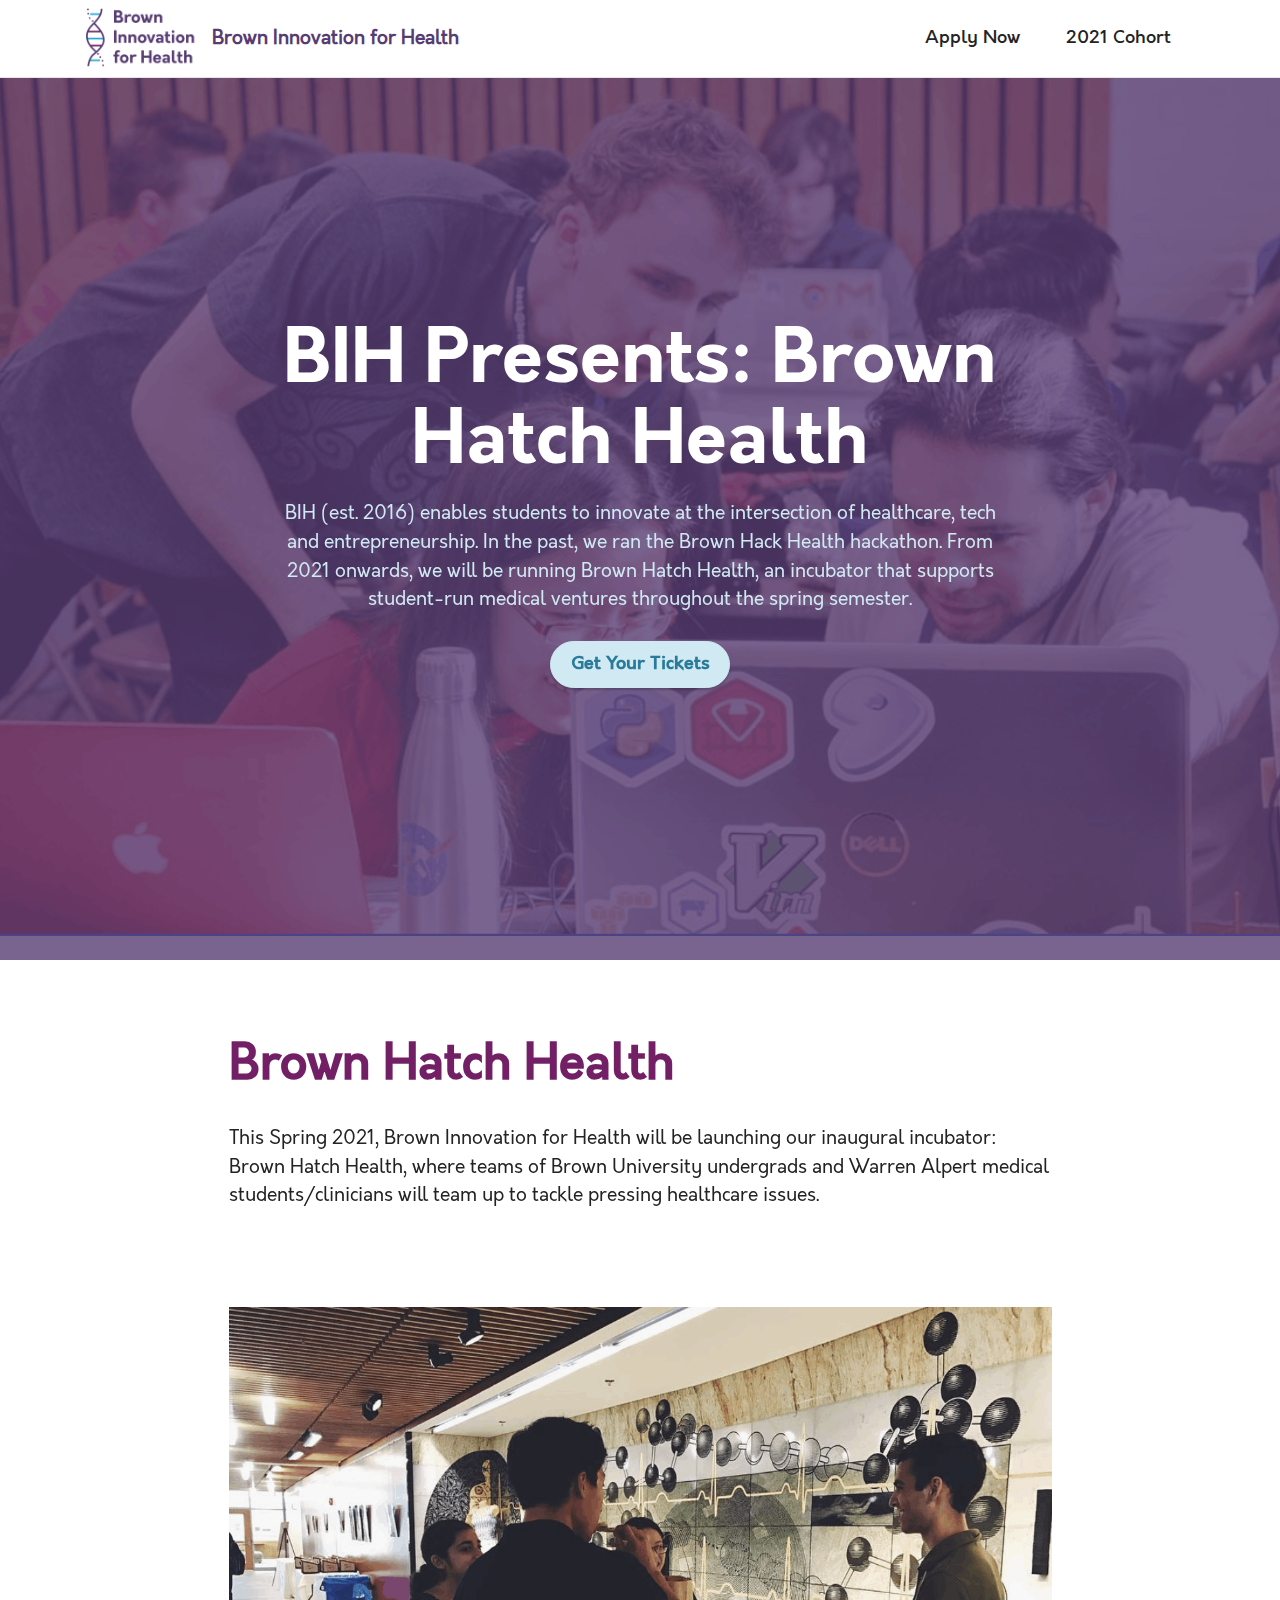
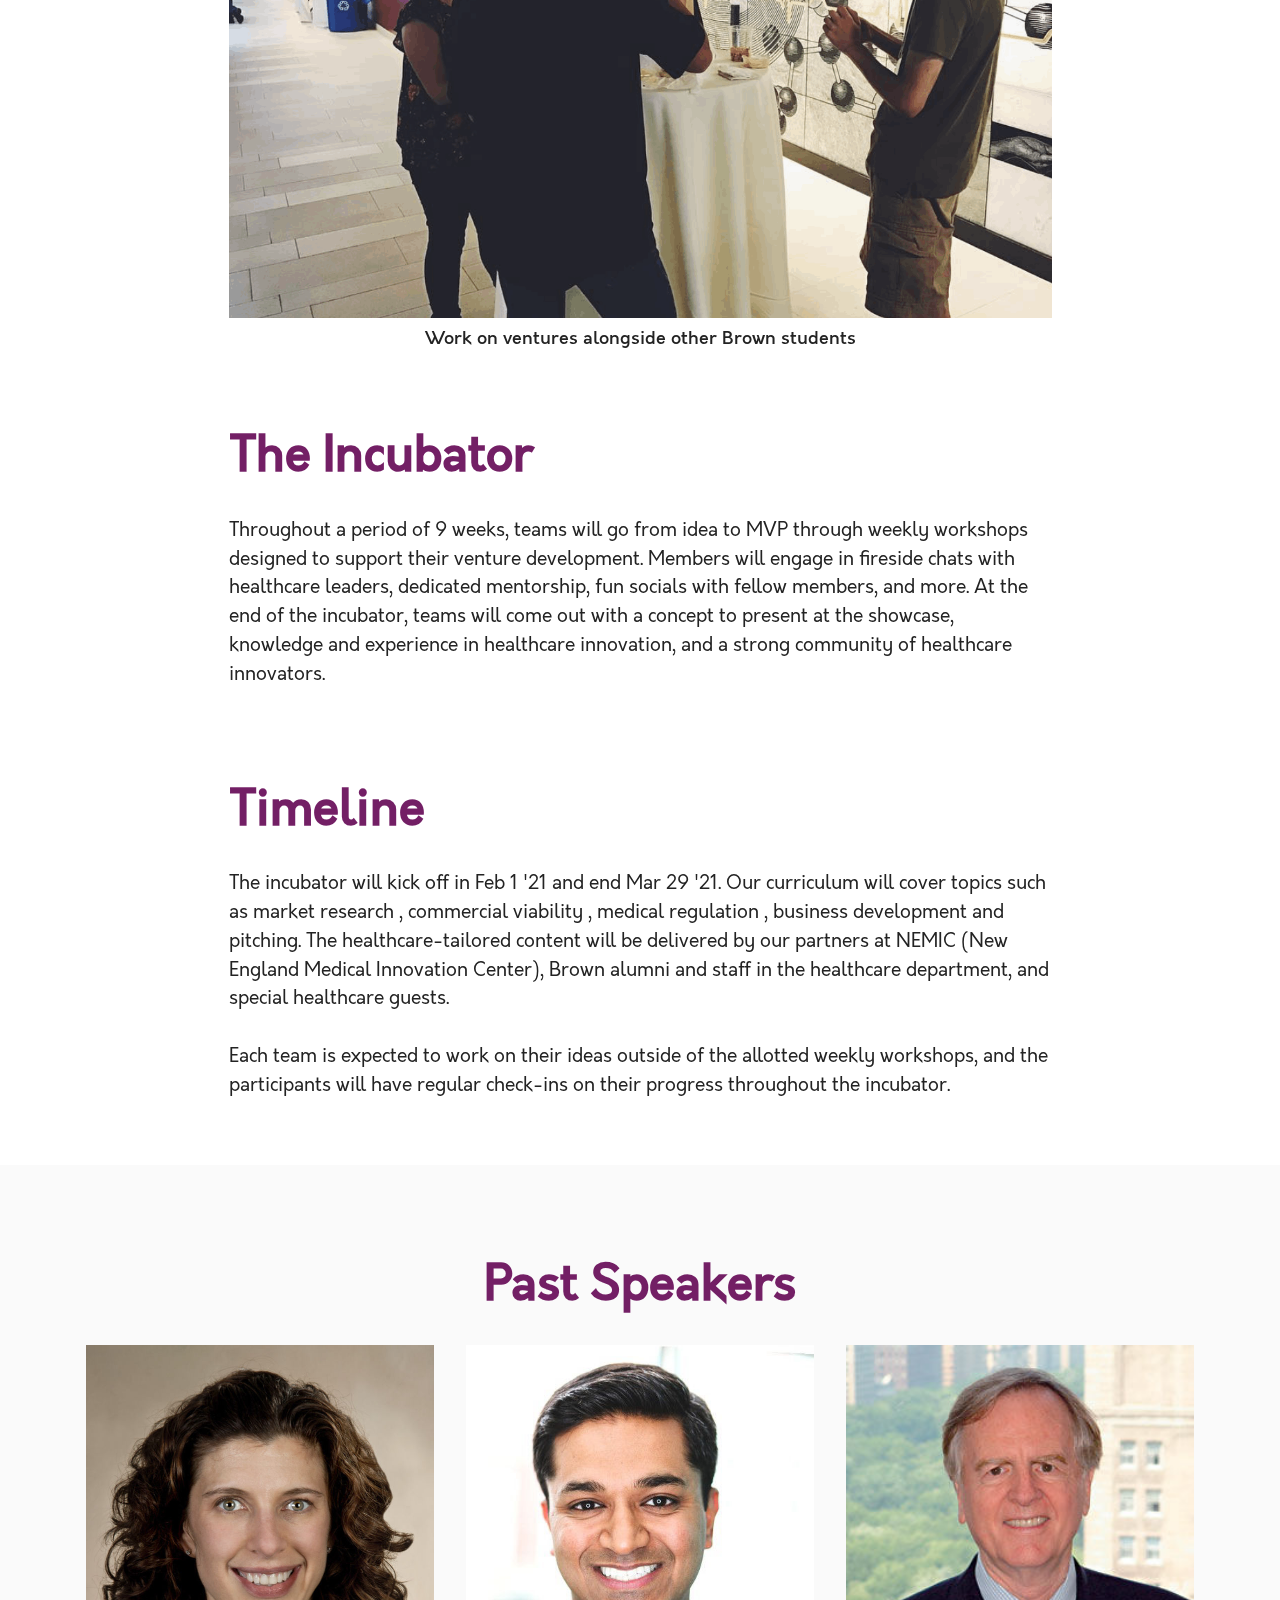
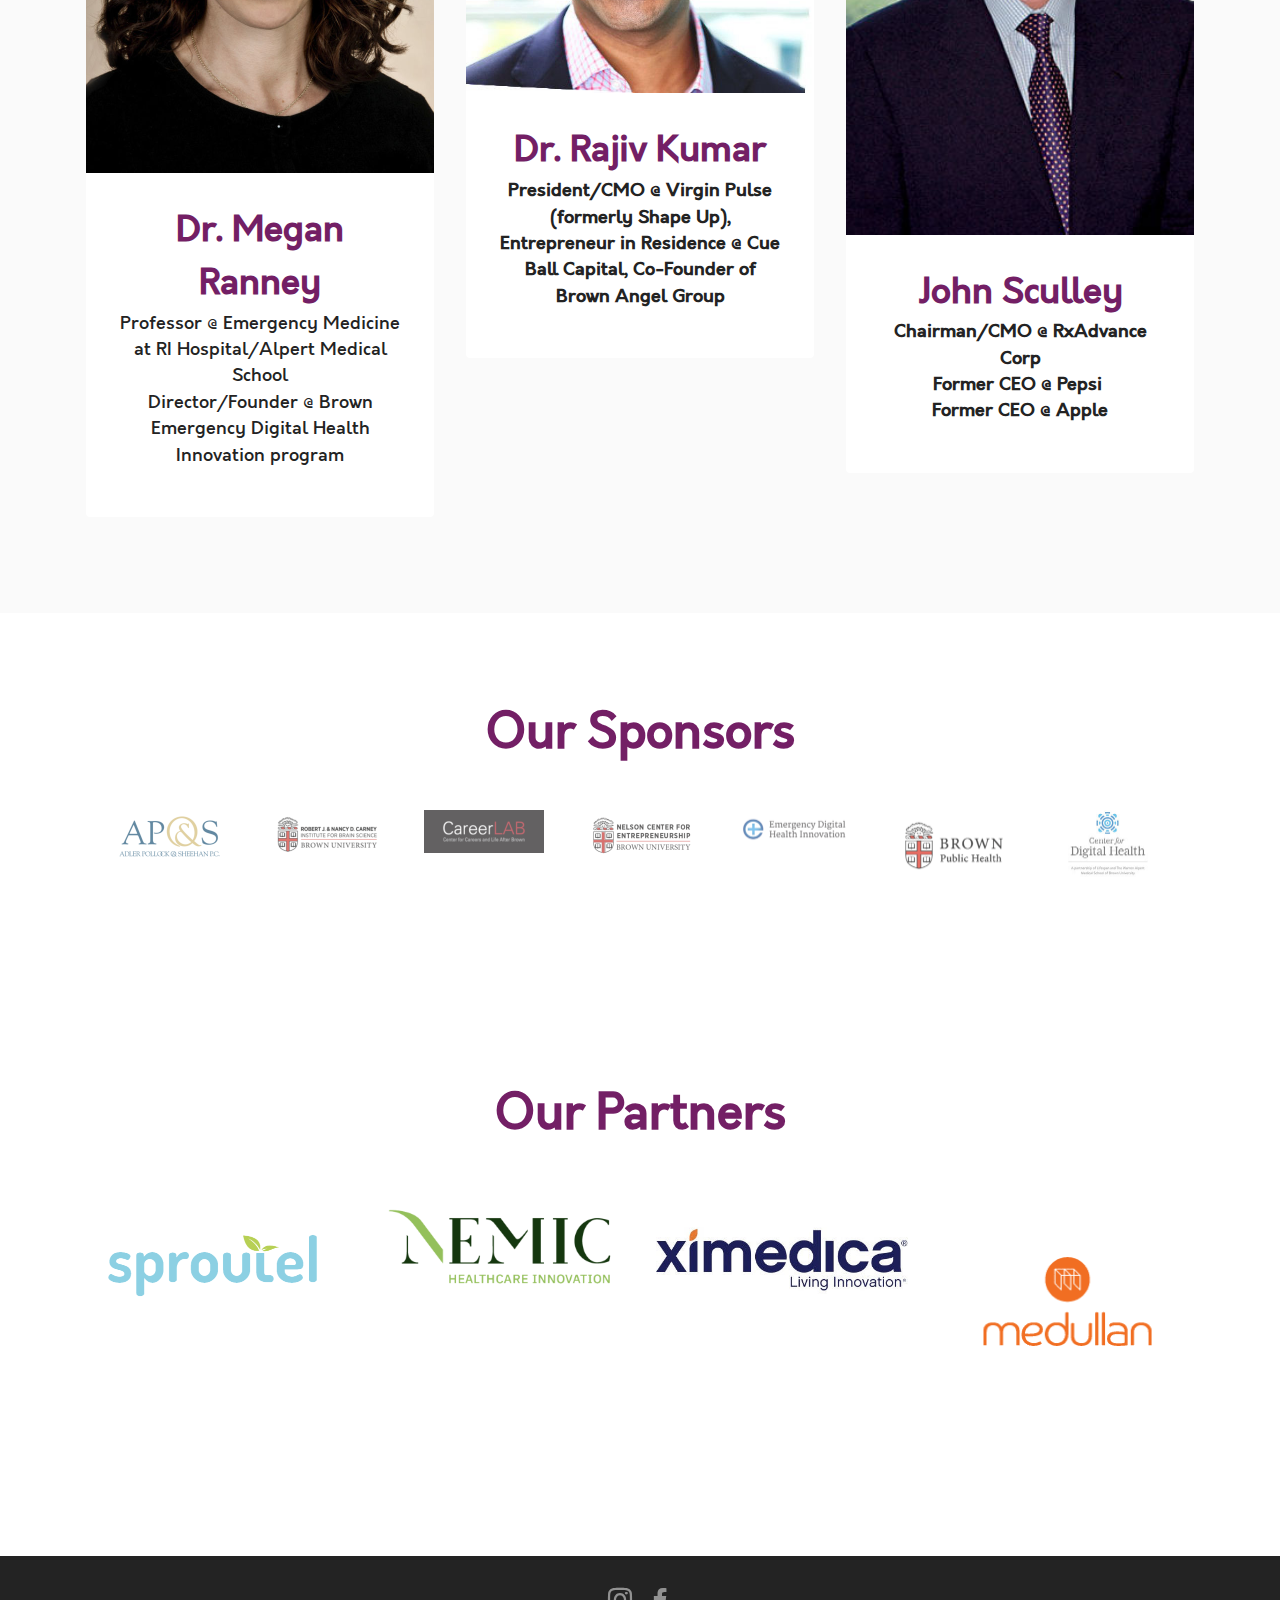
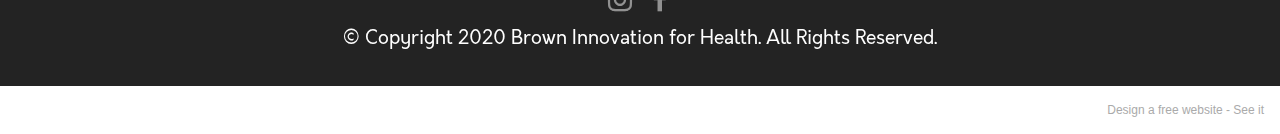
<file: index.html>
<!DOCTYPE html>
<html  >
<head>
  <!-- Site made with Mobirise Website Builder v5.2.0, https://mobirise.com -->
  <meta charset="UTF-8">
  <meta http-equiv="X-UA-Compatible" content="IE=edge">
  <meta name="generator" content="Mobirise v5.2.0, mobirise.com">
  <meta name="viewport" content="width=device-width, initial-scale=1, minimum-scale=1">
  <link rel="shortcut icon" href="assets/images/bihlogoname-121x65.png" type="image/x-icon">
  <meta name="description" content="Brown Innovation for Health supports student-run ventures in the healthcare space at Brown University. Our incubator Brown Hatch Health runs every spring semester.">
  
  
  <title>Brown Innovation for Health</title>
  <link rel="stylesheet" href="assets/web/assets/mobirise-icons2/mobirise2.css">
  <link rel="stylesheet" href="assets/tether/tether.min.css">
  <link rel="stylesheet" href="assets/bootstrap/css/bootstrap.min.css">
  <link rel="stylesheet" href="assets/bootstrap/css/bootstrap-grid.min.css">
  <link rel="stylesheet" href="assets/bootstrap/css/bootstrap-reboot.min.css">
  <link rel="stylesheet" href="assets/dropdown/css/style.css">
  <link rel="stylesheet" href="assets/socicon/css/styles.css">
  <link rel="stylesheet" href="assets/theme/css/style.css">
  <link href="assets/fonts/style.css" rel="stylesheet">
  <link rel="preload" as="style" href="assets/mobirise/css/mbr-additional.css"><link rel="stylesheet" href="assets/mobirise/css/mbr-additional.css" type="text/css">
  
  
  
  
</head>
<body>
  
  <section class="menu cid-s48OLK6784" once="menu" id="menu1-h">
    
    <nav class="navbar navbar-dropdown navbar-fixed-top navbar-expand-lg">
        <div class="container">
            <div class="navbar-brand">
                <span class="navbar-logo">
                    <a href="index.html">
                        <img src="assets/images/bihlogoname-121x65.png" alt="Brown Innovation for Health Logo" style="height: 3.8rem;">
                    </a>
                </span>
                <span class="navbar-caption-wrap"><a class="navbar-caption text-success display-7" href="https://mobiri.se">Brown Innovation for Health</a></span>
            </div>
            <button class="navbar-toggler" type="button" data-toggle="collapse" data-target="#navbarSupportedContent" aria-controls="navbarNavAltMarkup" aria-expanded="false" aria-label="Toggle navigation">
                <div class="hamburger">
                    <span></span>
                    <span></span>
                    <span></span>
                    <span></span>
                </div>
            </button>
            <div class="collapse navbar-collapse" id="navbarSupportedContent">
                <ul class="navbar-nav nav-dropdown nav-right" data-app-modern-menu="true"><li class="nav-item"><a class="nav-link link text-black text-primary display-4" href="https://docs.google.com/forms/d/1FqZYOnneEnPksjNDHFnm-JxJ0E-KFi7k11EwGZB3SYU/edit" target="_blank">
                            Apply Now</a></li><li class="nav-item"><a class="nav-link link text-black text-primary display-4" href="page1.html" target="_blank">2021 Cohort</a></li></ul>
                
                
            </div>
        </div>
    </nav>

</section>

<section class="header1 cid-s48MCQYojq mbr-fullscreen mbr-parallax-background" id="header1-f">

    

    <div class="mbr-overlay" style="opacity: 0.8; background-color: rgb(87, 60, 115);"></div>

    <div class="align-center container">
        <div class="row justify-content-center">
            <div class="col-12 col-lg-8">
                <h1 class="mbr-section-title mbr-fonts-style mb-3 display-1"><strong>BIH Presents: Brown Hatch Health</strong></h1>
                
                <p class="mbr-text mbr-fonts-style display-7">BIH (est. 2016) enables students to innovate at the intersection of healthcare, tech and entrepreneurship. In the past, we ran the Brown Hack Health hackathon. From 2021 onwards, we will be running Brown Hatch Health, an incubator that supports student-run medical ventures throughout the spring semester.</p>
                <div class="mbr-section-btn mt-3"><a class="btn btn-warning display-4" href="https://www.eventbrite.com/e/brown-hatch-health-showcase-tickets-147851801719?utm-medium=discovery&utm-campaign=social&utm-content=attendeeshare&aff=escb&utm-source=cp&utm-term=listing">Get Your Tickets</a></div>
            </div>
        </div>
    </div>
</section>

<section class="content1 cid-s48udlf8KU" id="content1-8">
    
    <div class="container">
        <div class="row justify-content-center">
            <div class="title col-12 col-md-9">
                <h3 class="mbr-section-title mbr-fonts-style align-center mb-4 display-2"><strong>Brown Hatch Health</strong></h3>
                <h4 class="mbr-section-subtitle align-center mbr-fonts-style mb-4 display-7">This Spring 2021, Brown Innovation for Health will 
be launching our inaugural incubator: Brown Hatch 
Health, where teams of Brown University undergrads 
and Warren Alpert medical students/clinicians will 
team up to tackle pressing healthcare issues.&nbsp;</h4>
                
            </div>
        </div>
    </div>
</section>

<section class="image3 cid-s48upRUlSD" id="image3-9">
    

    

    <div class="container">
        <div class="row justify-content-center">
            <div class="col-12 col-lg-9">
                <div class="image-wrapper">
                    <img src="assets/images/screen-shot-2020-10-31-at-12.49.00-pm-1192x884.png" alt="Mobirise">
                    <p class="mbr-description mbr-fonts-style mt-2 align-center display-4">
                        Work on ventures alongside other Brown students</p>
                </div>
            </div>
        </div>
    </div>
</section>

<section class="content1 cid-s48vaXqeL6" id="content1-b">
    
    <div class="container">
        <div class="row justify-content-center">
            <div class="title col-12 col-md-9">
                <h3 class="mbr-section-title mbr-fonts-style align-center mb-4 display-2"><strong>The Incubator</strong></h3>
                <h4 class="mbr-section-subtitle align-center mbr-fonts-style mb-4 display-7">Throughout a period of 9 weeks, teams will go from 
idea to MVP through weekly workshops designed to 
support their venture development. Members will 
engage in fireside chats with healthcare leaders, 
dedicated mentorship, fun socials with fellow members, 
and more. At the end of the incubator, teams will come 
out with a concept to present at the showcase, 
knowledge and experience in healthcare innovation, 
and a strong community of healthcare innovators.</h4>
                
            </div>
        </div>
    </div>
</section>

<section class="content1 cid-s48vnjULo4" id="content1-c">
    
    <div class="container">
        <div class="row justify-content-center">
            <div class="title col-12 col-md-9">
                <h3 class="mbr-section-title mbr-fonts-style align-center mb-4 display-2"><strong>Timeline</strong></h3>
                <h4 class="mbr-section-subtitle align-center mbr-fonts-style mb-4 display-7">The incubator will kick off in Feb 1 '21 and end Mar 29 '21. Our curriculum will cover topics such as market research
, commercial viability
, medical regulation
, business development
 and pitching. The healthcare-tailored content will be delivered by our partners at NEMIC (New England Medical Innovation Center), Brown alumni and staff in the healthcare department, and special healthcare guests.<br><br>Each team is expected to work on their ideas 
outside of the allotted weekly workshops, 
and the participants will have regular 
check-ins on their progress throughout 
the incubator. 
</h4>
                
            </div>
        </div>
    </div>
</section>

<section class="team1 cid-sgxaBOQG82" id="team1-l">
    

    
    <div class="container">
        <div class="row justify-content-center">
            <div class="col-12">
                <h3 class="mbr-section-title mbr-fonts-style align-center mb-4 display-2">
                    <strong>Past Speakers</strong></h3>
                
            </div>
            <div class="col-sm-6 col-lg-4">
                <div class="card-wrap">
                    <div class="image-wrap">
                        <a href="https://www.linkedin.com/in/meganranney/"><img src="assets/images/ranney-updated-696x855.jpg" alt="Dr. Megan Ranney"></a>
                    </div>
                    <div class="content-wrap">
                        <h5 class="mbr-section-title card-title mbr-fonts-style align-center m-0 display-5"><strong>Dr. Megan Ranney</strong></h5>
                        <h6 class="mbr-role mbr-fonts-style align-center mb-3 display-4">Professor @ Emergency Medicine at RI Hospital/Alpert Medical School<br>Director/Founder @ Brown Emergency Digital Health Innovation program</h6>
                        
                        
                        
                    </div>
                </div>
            </div>

            <div class="col-sm-6 col-lg-4">
                <div class="card-wrap">
                    <div class="image-wrap">
                        <a href="https://www.linkedin.com/in/rajivkumarmd/"><img src="assets/images/0-500x500.jpg" alt="Dr. Rajiv Kumar"></a>
                    </div>
                    <div class="content-wrap">
                        <h5 class="mbr-section-title card-title mbr-fonts-style align-center m-0 display-5">
                            <strong>Dr. Rajiv Kumar</strong></h5>
                        <h6 class="mbr-role mbr-fonts-style align-center mb-3 display-4"><strong>President/CMO @ Virgin Pulse (formerly Shape Up), Entrepreneur in Residence @ Cue Ball Capital, Co-Founder of Brown Angel Group</strong></h6>
                        
                        
                        
                    </div>
                </div>
            </div>

            <div class="col-sm-6 col-lg-4">
                <div class="card-wrap">
                    <div class="image-wrap">
                        <a href="https://www.linkedin.com/in/johnsculley/"><img src="assets/images/sculley-301x423.jpg" alt="John Sculley"></a>
                    </div>
                    <div class="content-wrap">
                        <h5 class="mbr-section-title card-title mbr-fonts-style align-center m-0 display-5">
                            <strong>John Sculley</strong></h5>
                        <h6 class="mbr-role mbr-fonts-style align-center mb-3 display-4">
                            <strong>Chairman/CMO @ RxAdvance Corp</strong><br><strong>Former CEO @ Pepsi&nbsp;</strong><br><strong>Former CEO @ Apple</strong></h6>
                        
                        
                        
                    </div>
                </div>
            </div>

            
        </div>
    </div>
</section>

<section class="clients1 cid-sgx9mnwHcs" id="clients1-k">
    
    <div class="images-container container-fluid">
        <div class="mbr-section-head">
            <h3 class="mbr-section-title mbr-fonts-style align-center mb-0 display-2">
                <strong>Our Sponsors</strong></h3>
            
            
        </div>
        <div class="row justify-content-center mt-4">
            <div class="col-md-3 card">
                <a href="https://www.apslaw.com/"><img src="assets/images/screen-shot-2020-10-31-at-6.06.32-pm-240x116.png" alt="APOS Logo"></a>
            </div>
            <div class="col-md-3 card">
                <img src="assets/images/screen-shot-2020-11-16-at-11.23.42-am-240x102.png" alt="">
            </div>
            <div class="col-md-3 card">
                <img src="assets/images/screen-shot-2020-11-16-at-11.23.38-am-240x86.png" alt="">
            </div>
            <div class="col-md-3 card">
                <img src="assets/images/screen-shot-2020-11-16-at-11.23.40-am-240x104.png" alt="">
            </div>
            <div class="col-md-3 card">
                <img src="assets/images/screen-shot-2020-11-16-at-11.23.44-am-240x87.png" alt="">
            </div>
            <div class="col-md-3 card">
                <img src="assets/images/screen-shot-2020-11-16-at-11.23.34-am-240x145.png" alt="">
            </div>
            <div class="col-md-3 card">
                <a href="https://digitalhealth.med.brown.edu/"><img src="assets/images/https-medical.brown.edu-sites-g-files-dprerj426-files-styles-wide-xlrg-public-2020-10-digitalhealth-240x135.jpg" alt="Brown Center for Digital Health"></a>
            </div>
            
        </div>
    </div>
</section>

<section class="gallery6 mbr-gallery cid-sofDV7HPda" id="gallery6-n">
    

    

    <div class="container">
        <div class="mbr-section-head">
            <h3 class="mbr-section-title mbr-fonts-style align-center m-0 display-2"><strong>Our Partners</strong></h3>
            
        </div>
        <div class="row mbr-gallery mt-4">
            
            <div class="col-12 col-md-6 col-lg-3 item gallery-image">
                <div class="item-wrapper" data-toggle="modal" data-target="#ssZqE8gPsc-modal">
                    <a href="https://www.sproutel.com/"><img class="w-100" src="assets/images/sproutel-506x361.png" alt="Sproutel" data-slide-to="0" data-target="#lb-ssZqE8gPsc"></a>
                    <div class="icon-wrapper">
                        <span class="mobi-mbri mobi-mbri-search mbr-iconfont mbr-iconfont-btn"></span>
                    </div>
                </div>
                
            </div><div class="col-12 col-md-6 col-lg-3 item gallery-image">
                <div class="item-wrapper" data-toggle="modal" data-target="#ssZqE8gPsc-modal">
                    <a href="https://www.nemicenter.com/"><img class="w-100" src="assets/images/nemic-714x410.png" alt="NEMIC" data-slide-to="1" data-target="#lb-ssZqE8gPsc"></a>
                    <div class="icon-wrapper">
                        <span class="mobi-mbri mobi-mbri-search mbr-iconfont mbr-iconfont-btn"></span>
                    </div>
                </div>
                
            </div><div class="col-12 col-md-6 col-lg-3 item gallery-image">
                <div class="item-wrapper" data-toggle="modal" data-target="#ssZqE8gPsc-modal">
                    <a href="https://www.ximedica.com/"><img class="w-100" src="assets/images/https-www.massdevice.com-sites-default-files-logos-ximedica-large-426x284.jpg" alt="Ximedica" data-slide-to="2" data-target="#lb-ssZqE8gPsc"></a>
                    <div class="icon-wrapper">
                        <span class="mobi-mbri mobi-mbri-search mbr-iconfont mbr-iconfont-btn"></span>
                    </div>
                </div>
                
            </div><div class="col-12 col-md-6 col-lg-3 item gallery-image">
                <div class="item-wrapper" data-toggle="modal" data-target="#ssZqE8gPsc-modal">
                    <a href="https://medullan.com/"><img class="w-100" src="assets/images/https-res-3.cloudinary-256x256.png" alt="Medullan" data-slide-to="3" data-target="#lb-ssZqE8gPsc"></a>
                    <div class="icon-wrapper">
                        <span class="mobi-mbri mobi-mbri-search mbr-iconfont mbr-iconfont-btn"></span>
                    </div>
                </div>
                
            </div>
            
            
        </div>

        <div class="modal mbr-slider" tabindex="-1" role="dialog" aria-hidden="true" id="ssZqE8gPsc-modal">
            <div class="modal-dialog" role="document">
                <div class="modal-content">
                    <div class="modal-body">
                        <div class="carousel slide" id="lb-ssZqE8gPsc" data-interval="5000">
                            <div class="carousel-inner">
                                
                                <div class="carousel-item active">
                                    <img class="d-block w-100" src="assets/images/sproutel-506x361.png" alt="">
                                </div><div class="carousel-item">
                                    <img class="d-block w-100" src="assets/images/nemic-714x410.png" alt="">
                                </div><div class="carousel-item">
                                    <img class="d-block w-100" src="assets/images/https-www.massdevice.com-sites-default-files-logos-ximedica-large-426x284.jpg" alt="">
                                </div><div class="carousel-item">
                                    <img class="d-block w-100" src="assets/images/https-res-3.cloudinary-256x256.png" alt="">
                                </div>
                                
                                
                            </div>
                            <ol class="carousel-indicators">
                                <li data-slide-to="0" class="active" data-target="#lb-ssZqE8gPsc"></li>
                                <li data-slide-to="1" data-target="#lb-ssZqE8gPsc"></li><li data-slide-to="2" data-target="#lb-ssZqE8gPsc"></li><li data-slide-to="3" data-target="#lb-ssZqE8gPsc"></li>
                                
                                
                            </ol>
                            <a role="button" href="" class="close" data-dismiss="modal" aria-label="Close">
                            </a>
                            <a class="carousel-control-prev carousel-control" role="button" data-slide="prev" href="#lb-ssZqE8gPsc">
                                <span class="mobi-mbri mobi-mbri-arrow-prev" aria-hidden="true"></span>
                                <span class="sr-only">Previous</span>
                            </a>
                            <a class="carousel-control-next carousel-control" role="button" data-slide="next" href="#lb-ssZqE8gPsc">
                                <span class="mobi-mbri mobi-mbri-arrow-next" aria-hidden="true"></span>
                                <span class="sr-only">Next</span>
                            </a>
                        </div>
                    </div>
                </div>
            </div>
        </div>
    </div>
</section>

<section class="footer3 cid-s48P1Icc8J" once="footers" id="footer3-i">

    

    

    <div class="container">
        <div class="media-container-row align-center mbr-white">
            
            <div class="row social-row">
                <div class="social-list align-right pb-2">
                    
                    
                    
                    
                    
                    
                <div class="soc-item">
                        <a href="https://www.instagram.com/browninnovationforhealth/" target="_blank">
                            <span class="mbr-iconfont mbr-iconfont-social socicon-instagram socicon"></span>
                        </a>
                    </div><div class="soc-item">
                        <a href="https://www.facebook.com/browninnovationforhealth" target="_blank">
                            <span class="mbr-iconfont mbr-iconfont-social socicon-facebook socicon"></span>
                        </a>
                    </div></div>
            </div>
            <div class="row row-copirayt">
                <p class="mbr-text mb-0 mbr-fonts-style mbr-white align-center display-7">
                    © Copyright 2020 Brown Innovation for Health. All Rights Reserved.
                </p>
            </div>
        </div>
    </div>
</section><section style="background-color: #fff; font-family: -apple-system, BlinkMacSystemFont, 'Segoe UI', 'Roboto', 'Helvetica Neue', Arial, sans-serif; color:#aaa; font-size:12px; padding: 0; align-items: center; display: flex;"><a href="https://mobirise.site/a" style="flex: 1 1; height: 3rem; padding-left: 1rem;"></a><p style="flex: 0 0 auto; margin:0; padding-right:1rem;">Design a free website - <a href="https://mobirise.site/w" style="color:#aaa;">See it</a></p></section><script src="assets/web/assets/jquery/jquery.min.js"></script>  <script src="assets/popper/popper.min.js"></script>  <script src="assets/tether/tether.min.js"></script>  <script src="assets/bootstrap/js/bootstrap.min.js"></script>  <script src="assets/smoothscroll/smooth-scroll.js"></script>  <script src="assets/parallax/jarallax.min.js"></script>  <script src="assets/dropdown/js/nav-dropdown.js"></script>  <script src="assets/dropdown/js/navbar-dropdown.js"></script>  <script src="assets/touchswipe/jquery.touch-swipe.min.js"></script>  <script src="assets/theme/js/script.js"></script>  
  
  
</body>
</html>
</file>
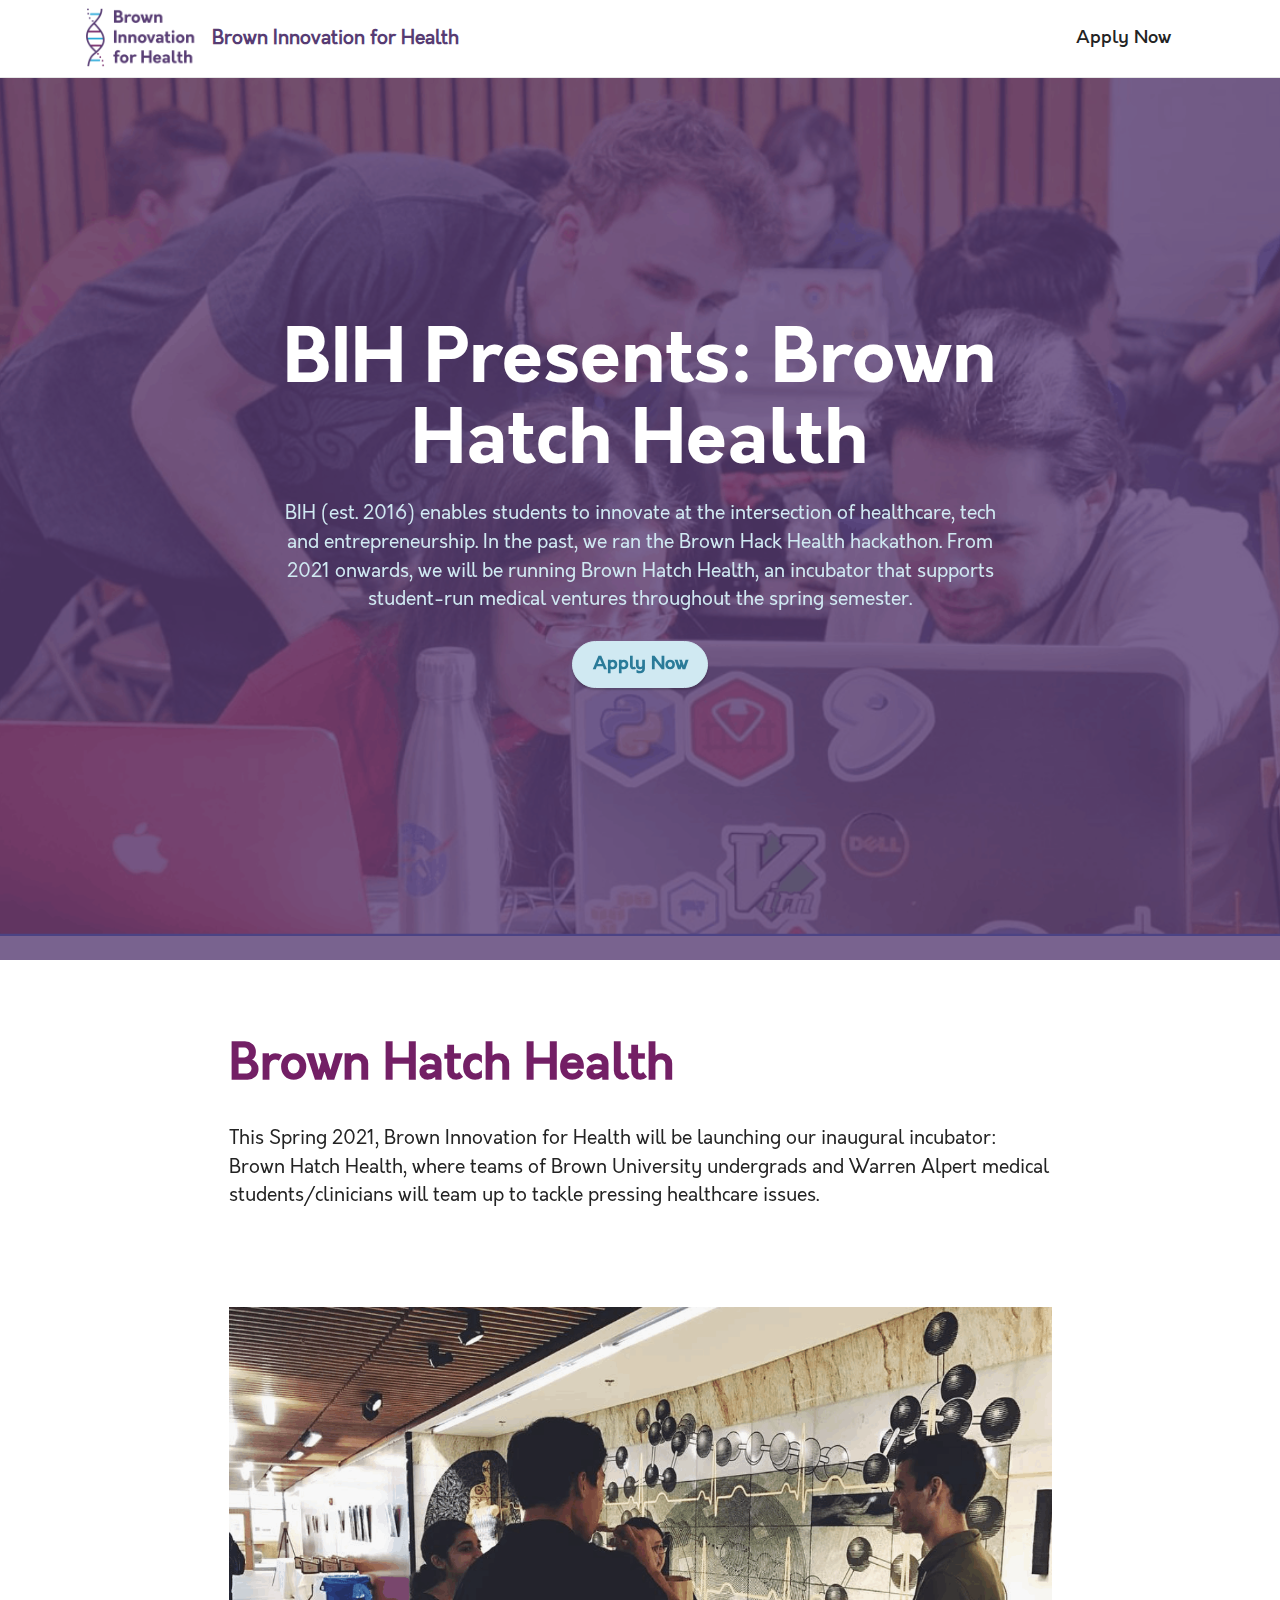
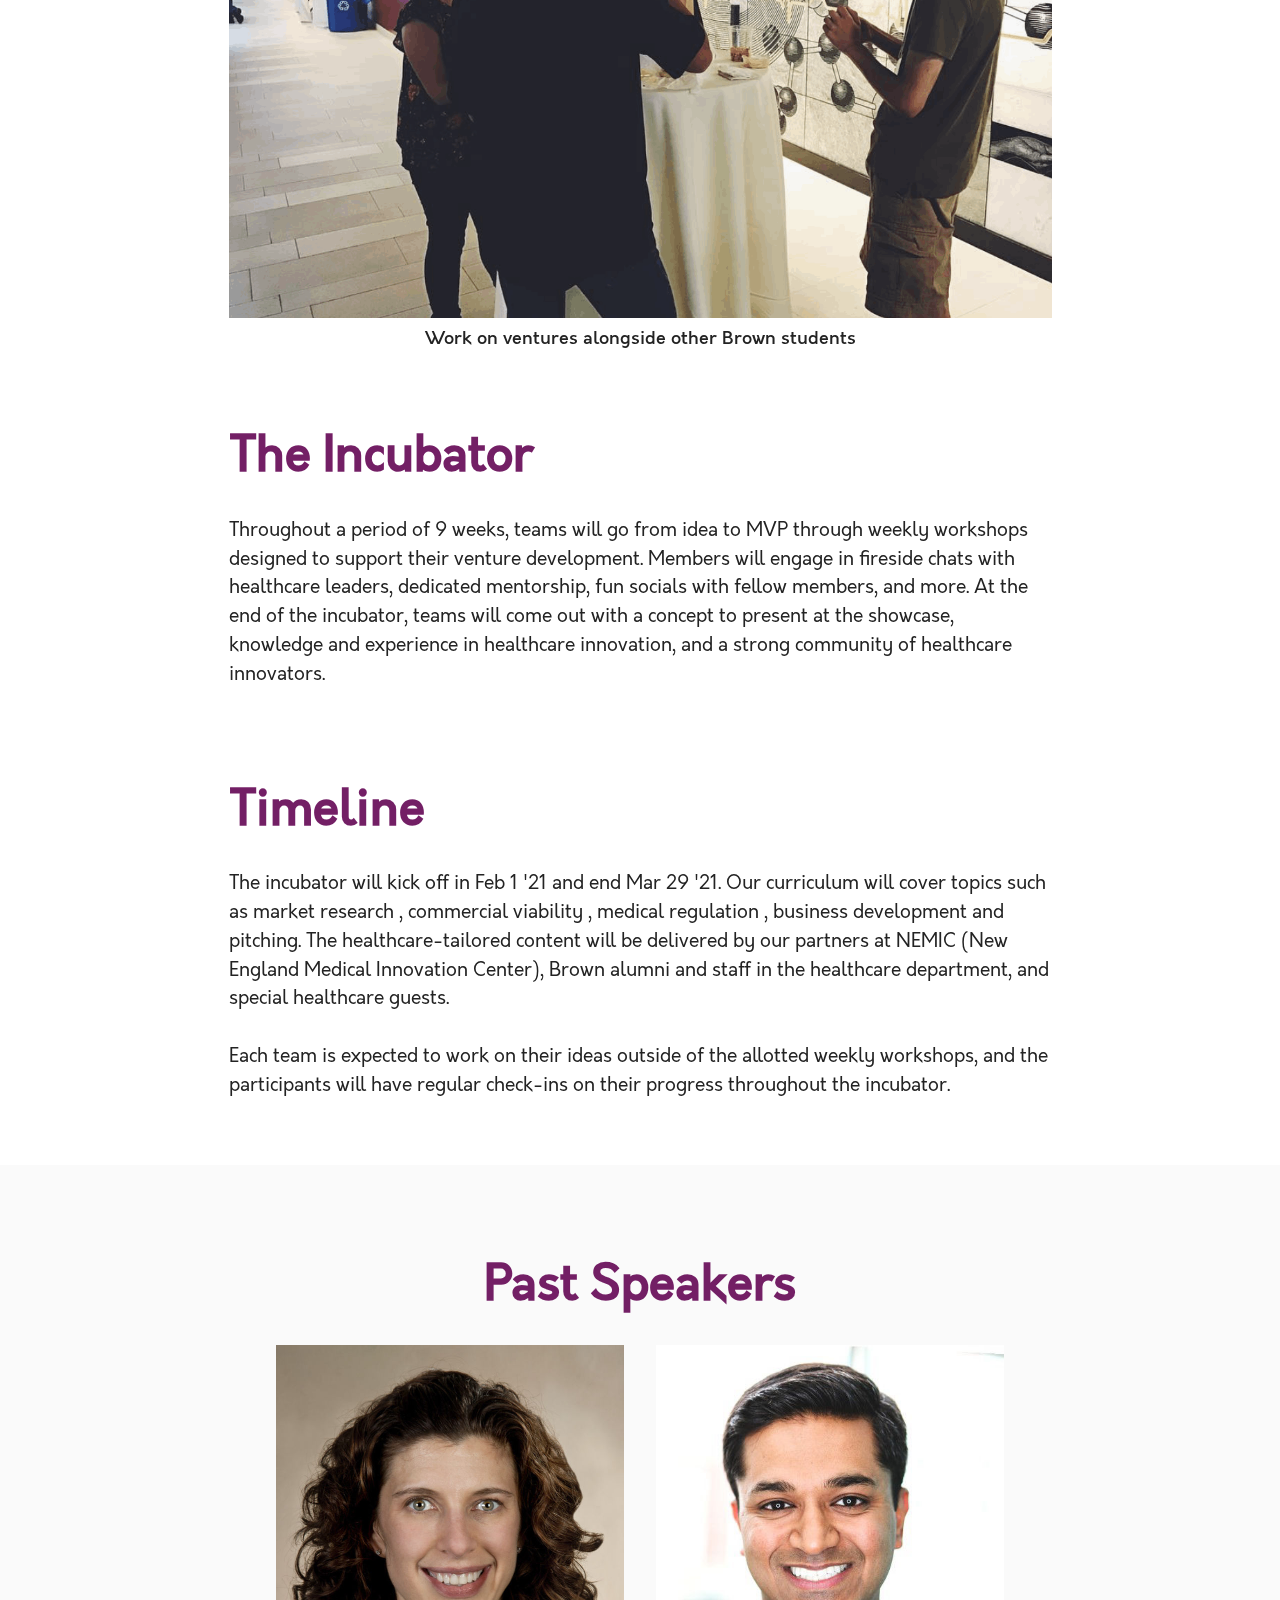
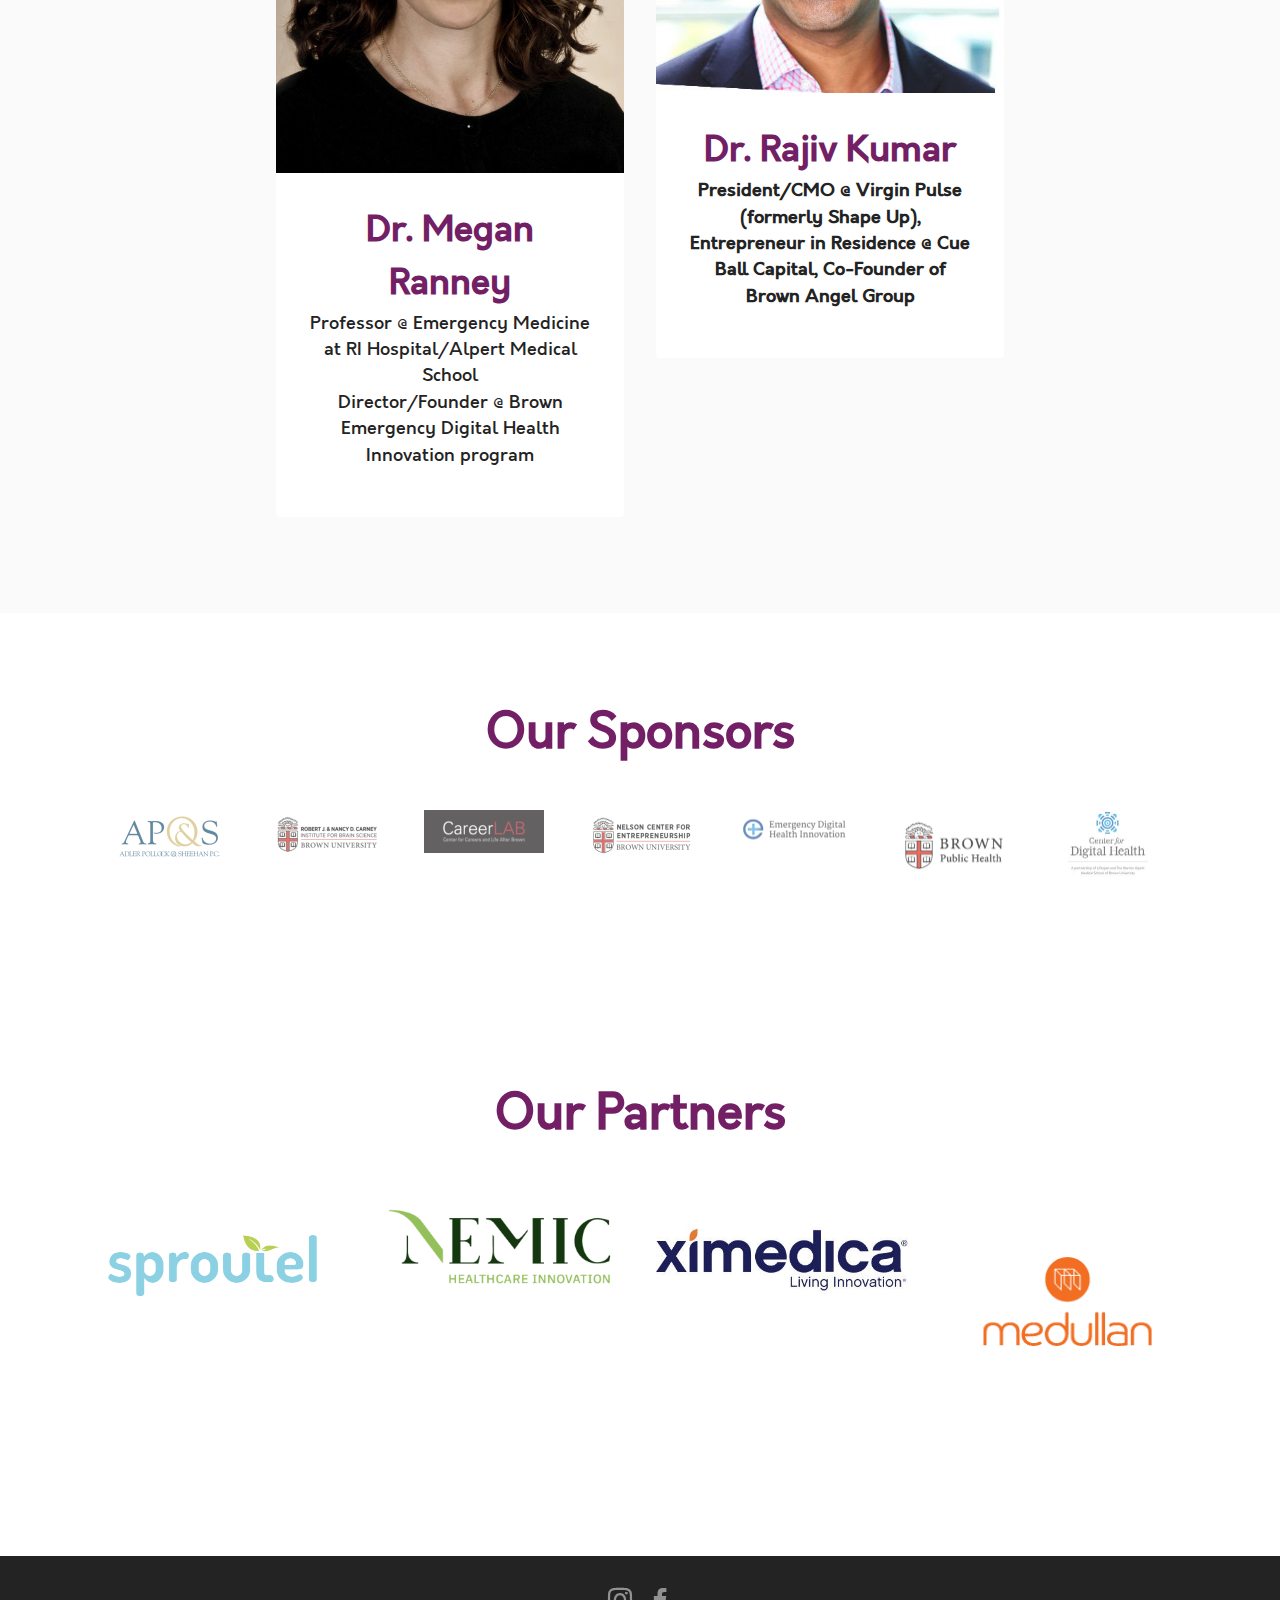
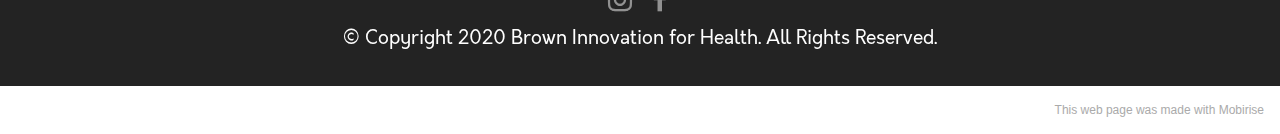
<file: BrownHatchHealth/index.html>
<!DOCTYPE html>
<html  >
<head>
  <!-- Site made with Mobirise Website Builder v5.2.0, https://mobirise.com -->
  <meta charset="UTF-8">
  <meta http-equiv="X-UA-Compatible" content="IE=edge">
  <meta name="generator" content="Mobirise v5.2.0, mobirise.com">
  <meta name="viewport" content="width=device-width, initial-scale=1, minimum-scale=1">
  <link rel="shortcut icon" href="assets/images/bihlogoname-121x65.png" type="image/x-icon">
  <meta name="description" content="Brown Innovation for Health supports student-run ventures in the healthcare space at Brown University. Our incubator Brown Hatch Health runs every spring semester.">
  
  
  <title>Brown Innovation for Health</title>
  <link rel="stylesheet" href="assets/web/assets/mobirise-icons2/mobirise2.css">
  <link rel="stylesheet" href="assets/tether/tether.min.css">
  <link rel="stylesheet" href="assets/bootstrap/css/bootstrap.min.css">
  <link rel="stylesheet" href="assets/bootstrap/css/bootstrap-grid.min.css">
  <link rel="stylesheet" href="assets/bootstrap/css/bootstrap-reboot.min.css">
  <link rel="stylesheet" href="assets/dropdown/css/style.css">
  <link rel="stylesheet" href="assets/socicon/css/styles.css">
  <link rel="stylesheet" href="assets/theme/css/style.css">
  <link href="assets/fonts/style.css" rel="stylesheet">
  <link rel="preload" as="style" href="assets/mobirise/css/mbr-additional.css"><link rel="stylesheet" href="assets/mobirise/css/mbr-additional.css" type="text/css">
  
  
  
  
</head>
<body>
  
  <section class="menu cid-s48OLK6784" once="menu" id="menu1-h">
    
    <nav class="navbar navbar-dropdown navbar-fixed-top navbar-expand-lg">
        <div class="container">
            <div class="navbar-brand">
                <span class="navbar-logo">
                    <a href="index.html">
                        <img src="assets/images/bihlogoname-121x65.png" alt="Brown Innovation for Health Logo" style="height: 3.8rem;">
                    </a>
                </span>
                <span class="navbar-caption-wrap"><a class="navbar-caption text-success display-7" href="https://mobiri.se">Brown Innovation for Health</a></span>
            </div>
            <button class="navbar-toggler" type="button" data-toggle="collapse" data-target="#navbarSupportedContent" aria-controls="navbarNavAltMarkup" aria-expanded="false" aria-label="Toggle navigation">
                <div class="hamburger">
                    <span></span>
                    <span></span>
                    <span></span>
                    <span></span>
                </div>
            </button>
            <div class="collapse navbar-collapse" id="navbarSupportedContent">
                <ul class="navbar-nav nav-dropdown nav-right" data-app-modern-menu="true"><li class="nav-item"><a class="nav-link link text-black text-primary display-4" href="https://docs.google.com/forms/d/1FqZYOnneEnPksjNDHFnm-JxJ0E-KFi7k11EwGZB3SYU/edit" target="_blank">
                            Apply Now</a></li></ul>
                
                
            </div>
        </div>
    </nav>

</section>

<section class="header1 cid-s48MCQYojq mbr-fullscreen mbr-parallax-background" id="header1-f">

    

    <div class="mbr-overlay" style="opacity: 0.8; background-color: rgb(87, 60, 115);"></div>

    <div class="align-center container">
        <div class="row justify-content-center">
            <div class="col-12 col-lg-8">
                <h1 class="mbr-section-title mbr-fonts-style mb-3 display-1"><strong>BIH Presents: Brown Hatch Health</strong></h1>
                
                <p class="mbr-text mbr-fonts-style display-7">BIH (est. 2016) enables students to innovate at the intersection of healthcare, tech and entrepreneurship. In the past, we ran the Brown Hack Health hackathon. From 2021 onwards, we will be running Brown Hatch Health, an incubator that supports student-run medical ventures throughout the spring semester.</p>
                <div class="mbr-section-btn mt-3"><a class="btn btn-warning display-4" href="https://docs.google.com/forms/d/1FqZYOnneEnPksjNDHFnm-JxJ0E-KFi7k11EwGZB3SYU/edit">Apply Now</a></div>
            </div>
        </div>
    </div>
</section>

<section class="content1 cid-s48udlf8KU" id="content1-8">
    
    <div class="container">
        <div class="row justify-content-center">
            <div class="title col-12 col-md-9">
                <h3 class="mbr-section-title mbr-fonts-style align-center mb-4 display-2"><strong>Brown Hatch Health</strong></h3>
                <h4 class="mbr-section-subtitle align-center mbr-fonts-style mb-4 display-7">This Spring 2021, Brown Innovation for Health will 
be launching our inaugural incubator: Brown Hatch 
Health, where teams of Brown University undergrads 
and Warren Alpert medical students/clinicians will 
team up to tackle pressing healthcare issues.&nbsp;</h4>
                
            </div>
        </div>
    </div>
</section>

<section class="image3 cid-s48upRUlSD" id="image3-9">
    

    

    <div class="container">
        <div class="row justify-content-center">
            <div class="col-12 col-lg-9">
                <div class="image-wrapper">
                    <img src="assets/images/screen-shot-2020-10-31-at-12.49.00-pm-1192x884.png" alt="Mobirise">
                    <p class="mbr-description mbr-fonts-style mt-2 align-center display-4">
                        Work on ventures alongside other Brown students</p>
                </div>
            </div>
        </div>
    </div>
</section>

<section class="content1 cid-s48vaXqeL6" id="content1-b">
    
    <div class="container">
        <div class="row justify-content-center">
            <div class="title col-12 col-md-9">
                <h3 class="mbr-section-title mbr-fonts-style align-center mb-4 display-2"><strong>The Incubator</strong></h3>
                <h4 class="mbr-section-subtitle align-center mbr-fonts-style mb-4 display-7">Throughout a period of 9 weeks, teams will go from 
idea to MVP through weekly workshops designed to 
support their venture development. Members will 
engage in fireside chats with healthcare leaders, 
dedicated mentorship, fun socials with fellow members, 
and more. At the end of the incubator, teams will come 
out with a concept to present at the showcase, 
knowledge and experience in healthcare innovation, 
and a strong community of healthcare innovators.</h4>
                
            </div>
        </div>
    </div>
</section>

<section class="content1 cid-s48vnjULo4" id="content1-c">
    
    <div class="container">
        <div class="row justify-content-center">
            <div class="title col-12 col-md-9">
                <h3 class="mbr-section-title mbr-fonts-style align-center mb-4 display-2"><strong>Timeline</strong></h3>
                <h4 class="mbr-section-subtitle align-center mbr-fonts-style mb-4 display-7">The incubator will kick off in Feb 1 '21 and end Mar 29 '21. Our curriculum will cover topics such as market research
, commercial viability
, medical regulation
, business development
 and pitching. The healthcare-tailored content will be delivered by our partners at NEMIC (New England Medical Innovation Center), Brown alumni and staff in the healthcare department, and special healthcare guests.<br><br>Each team is expected to work on their ideas 
outside of the allotted weekly workshops, 
and the participants will have regular 
check-ins on their progress throughout 
the incubator. 
</h4>
                
            </div>
        </div>
    </div>
</section>

<section class="team1 cid-sgxaBOQG82" id="team1-l">
    

    
    <div class="container">
        <div class="row justify-content-center">
            <div class="col-12">
                <h3 class="mbr-section-title mbr-fonts-style align-center mb-4 display-2">
                    <strong>Past Speakers</strong></h3>
                
            </div>
            <div class="col-sm-6 col-lg-4">
                <div class="card-wrap">
                    <div class="image-wrap">
                        <a href="https://www.linkedin.com/in/meganranney/"><img src="assets/images/ranney-updated-696x855.jpg" alt="Dr. Megan Ranney"></a>
                    </div>
                    <div class="content-wrap">
                        <h5 class="mbr-section-title card-title mbr-fonts-style align-center m-0 display-5"><strong>Dr. Megan Ranney</strong></h5>
                        <h6 class="mbr-role mbr-fonts-style align-center mb-3 display-4">Professor @ Emergency Medicine at RI Hospital/Alpert Medical School<br>Director/Founder @ Brown Emergency Digital Health Innovation program</h6>
                        
                        
                        
                    </div>
                </div>
            </div>

            <div class="col-sm-6 col-lg-4">
                <div class="card-wrap">
                    <div class="image-wrap">
                        <a href="https://www.linkedin.com/in/rajivkumarmd/"><img src="assets/images/0-500x500.jpg" alt="Dr. Rajiv Kumar"></a>
                    </div>
                    <div class="content-wrap">
                        <h5 class="mbr-section-title card-title mbr-fonts-style align-center m-0 display-5">
                            <strong>Dr. Rajiv Kumar</strong></h5>
                        <h6 class="mbr-role mbr-fonts-style align-center mb-3 display-4"><strong>President/CMO @ Virgin Pulse (formerly Shape Up), Entrepreneur in Residence @ Cue Ball Capital, Co-Founder of Brown Angel Group</strong></h6>
                        
                        
                        
                    </div>
                </div>
            </div>

            

            
        </div>
    </div>
</section>

<section class="clients1 cid-sgx9mnwHcs" id="clients1-k">
    
    <div class="images-container container-fluid">
        <div class="mbr-section-head">
            <h3 class="mbr-section-title mbr-fonts-style align-center mb-0 display-2">
                <strong>Our Sponsors</strong></h3>
            
            
        </div>
        <div class="row justify-content-center mt-4">
            <div class="col-md-3 card">
                <a href="https://www.apslaw.com/"><img src="assets/images/screen-shot-2020-10-31-at-6.06.32-pm-240x116.png" alt="APOS Logo"></a>
            </div>
            <div class="col-md-3 card">
                <img src="assets/images/screen-shot-2020-11-16-at-11.23.42-am-240x102.png" alt="">
            </div>
            <div class="col-md-3 card">
                <img src="assets/images/screen-shot-2020-11-16-at-11.23.38-am-240x86.png" alt="">
            </div>
            <div class="col-md-3 card">
                <img src="assets/images/screen-shot-2020-11-16-at-11.23.40-am-240x104.png" alt="">
            </div>
            <div class="col-md-3 card">
                <img src="assets/images/screen-shot-2020-11-16-at-11.23.44-am-240x87.png" alt="">
            </div>
            <div class="col-md-3 card">
                <img src="assets/images/screen-shot-2020-11-16-at-11.23.34-am-240x145.png" alt="">
            </div>
            <div class="col-md-3 card">
                <a href="https://digitalhealth.med.brown.edu/"><img src="assets/images/https-medical.brown.edu-sites-g-files-dprerj426-files-styles-wide-xlrg-public-2020-10-digitalhealth-240x135.jpg" alt="Brown Center for Digital Health"></a>
            </div>
            
        </div>
    </div>
</section>

<section class="gallery6 mbr-gallery cid-sofDV7HPda" id="gallery6-n">
    

    

    <div class="container">
        <div class="mbr-section-head">
            <h3 class="mbr-section-title mbr-fonts-style align-center m-0 display-2"><strong>Our Partners</strong></h3>
            
        </div>
        <div class="row mbr-gallery mt-4">
            
            <div class="col-12 col-md-6 col-lg-3 item gallery-image">
                <div class="item-wrapper" data-toggle="modal" data-target="#sofI2FKWwy-modal">
                    <a href="https://www.sproutel.com/"><img class="w-100" src="assets/images/sproutel-506x361.png" alt="Sproutel" data-slide-to="0" data-target="#lb-sofI2FKWwy"></a>
                    <div class="icon-wrapper">
                        <span class="mobi-mbri mobi-mbri-search mbr-iconfont mbr-iconfont-btn"></span>
                    </div>
                </div>
                
            </div><div class="col-12 col-md-6 col-lg-3 item gallery-image">
                <div class="item-wrapper" data-toggle="modal" data-target="#sofI2FKWwy-modal">
                    <a href="https://www.nemicenter.com/"><img class="w-100" src="assets/images/nemic-714x410.png" alt="NEMIC" data-slide-to="1" data-target="#lb-sofI2FKWwy"></a>
                    <div class="icon-wrapper">
                        <span class="mobi-mbri mobi-mbri-search mbr-iconfont mbr-iconfont-btn"></span>
                    </div>
                </div>
                
            </div><div class="col-12 col-md-6 col-lg-3 item gallery-image">
                <div class="item-wrapper" data-toggle="modal" data-target="#sofI2FKWwy-modal">
                    <a href="https://www.ximedica.com/"><img class="w-100" src="assets/images/https-www.massdevice.com-sites-default-files-logos-ximedica-large-426x284.jpg" alt="Ximedica" data-slide-to="2" data-target="#lb-sofI2FKWwy"></a>
                    <div class="icon-wrapper">
                        <span class="mobi-mbri mobi-mbri-search mbr-iconfont mbr-iconfont-btn"></span>
                    </div>
                </div>
                
            </div><div class="col-12 col-md-6 col-lg-3 item gallery-image">
                <div class="item-wrapper" data-toggle="modal" data-target="#sofI2FKWwy-modal">
                    <a href="https://medullan.com/"><img class="w-100" src="assets/images/https-res-3.cloudinary-256x256.png" alt="Medullan" data-slide-to="3" data-target="#lb-sofI2FKWwy"></a>
                    <div class="icon-wrapper">
                        <span class="mobi-mbri mobi-mbri-search mbr-iconfont mbr-iconfont-btn"></span>
                    </div>
                </div>
                
            </div>
            
            
        </div>

        <div class="modal mbr-slider" tabindex="-1" role="dialog" aria-hidden="true" id="sofI2FKWwy-modal">
            <div class="modal-dialog" role="document">
                <div class="modal-content">
                    <div class="modal-body">
                        <div class="carousel slide" id="lb-sofI2FKWwy" data-interval="5000">
                            <div class="carousel-inner">
                                
                                <div class="carousel-item active">
                                    <img class="d-block w-100" src="assets/images/sproutel-506x361.png" alt="">
                                </div><div class="carousel-item">
                                    <img class="d-block w-100" src="assets/images/nemic-714x410.png" alt="">
                                </div><div class="carousel-item">
                                    <img class="d-block w-100" src="assets/images/https-www.massdevice.com-sites-default-files-logos-ximedica-large-426x284.jpg" alt="">
                                </div><div class="carousel-item">
                                    <img class="d-block w-100" src="assets/images/https-res-3.cloudinary-256x256.png" alt="">
                                </div>
                                
                                
                            </div>
                            <ol class="carousel-indicators">
                                <li data-slide-to="0" class="active" data-target="#lb-sofI2FKWwy"></li>
                                <li data-slide-to="1" data-target="#lb-sofI2FKWwy"></li><li data-slide-to="2" data-target="#lb-sofI2FKWwy"></li><li data-slide-to="3" data-target="#lb-sofI2FKWwy"></li>
                                
                                
                            </ol>
                            <a role="button" href="" class="close" data-dismiss="modal" aria-label="Close">
                            </a>
                            <a class="carousel-control-prev carousel-control" role="button" data-slide="prev" href="#lb-sofI2FKWwy">
                                <span class="mobi-mbri mobi-mbri-arrow-prev" aria-hidden="true"></span>
                                <span class="sr-only">Previous</span>
                            </a>
                            <a class="carousel-control-next carousel-control" role="button" data-slide="next" href="#lb-sofI2FKWwy">
                                <span class="mobi-mbri mobi-mbri-arrow-next" aria-hidden="true"></span>
                                <span class="sr-only">Next</span>
                            </a>
                        </div>
                    </div>
                </div>
            </div>
        </div>
    </div>
</section>

<section class="footer3 cid-s48P1Icc8J" once="footers" id="footer3-i">

    

    

    <div class="container">
        <div class="media-container-row align-center mbr-white">
            
            <div class="row social-row">
                <div class="social-list align-right pb-2">
                    
                    
                    
                    
                    
                    
                <div class="soc-item">
                        <a href="https://www.instagram.com/browninnovationforhealth/" target="_blank">
                            <span class="mbr-iconfont mbr-iconfont-social socicon-instagram socicon"></span>
                        </a>
                    </div><div class="soc-item">
                        <a href="https://www.facebook.com/browninnovationforhealth" target="_blank">
                            <span class="mbr-iconfont mbr-iconfont-social socicon-facebook socicon"></span>
                        </a>
                    </div></div>
            </div>
            <div class="row row-copirayt">
                <p class="mbr-text mb-0 mbr-fonts-style mbr-white align-center display-7">
                    © Copyright 2020 Brown Innovation for Health. All Rights Reserved.
                </p>
            </div>
        </div>
    </div>
</section><section style="background-color: #fff; font-family: -apple-system, BlinkMacSystemFont, 'Segoe UI', 'Roboto', 'Helvetica Neue', Arial, sans-serif; color:#aaa; font-size:12px; padding: 0; align-items: center; display: flex;"><a href="https://mobirise.site/t" style="flex: 1 1; height: 3rem; padding-left: 1rem;"></a><p style="flex: 0 0 auto; margin:0; padding-right:1rem;">This <a href="https://mobirise.site/e" style="color:#aaa;">web page</a> was made with Mobirise</p></section><script src="assets/web/assets/jquery/jquery.min.js"></script>  <script src="assets/popper/popper.min.js"></script>  <script src="assets/tether/tether.min.js"></script>  <script src="assets/bootstrap/js/bootstrap.min.js"></script>  <script src="assets/smoothscroll/smooth-scroll.js"></script>  <script src="assets/parallax/jarallax.min.js"></script>  <script src="assets/dropdown/js/nav-dropdown.js"></script>  <script src="assets/dropdown/js/navbar-dropdown.js"></script>  <script src="assets/touchswipe/jquery.touch-swipe.min.js"></script>  <script src="assets/theme/js/script.js"></script>  
  
  
</body>
</html>
</file>
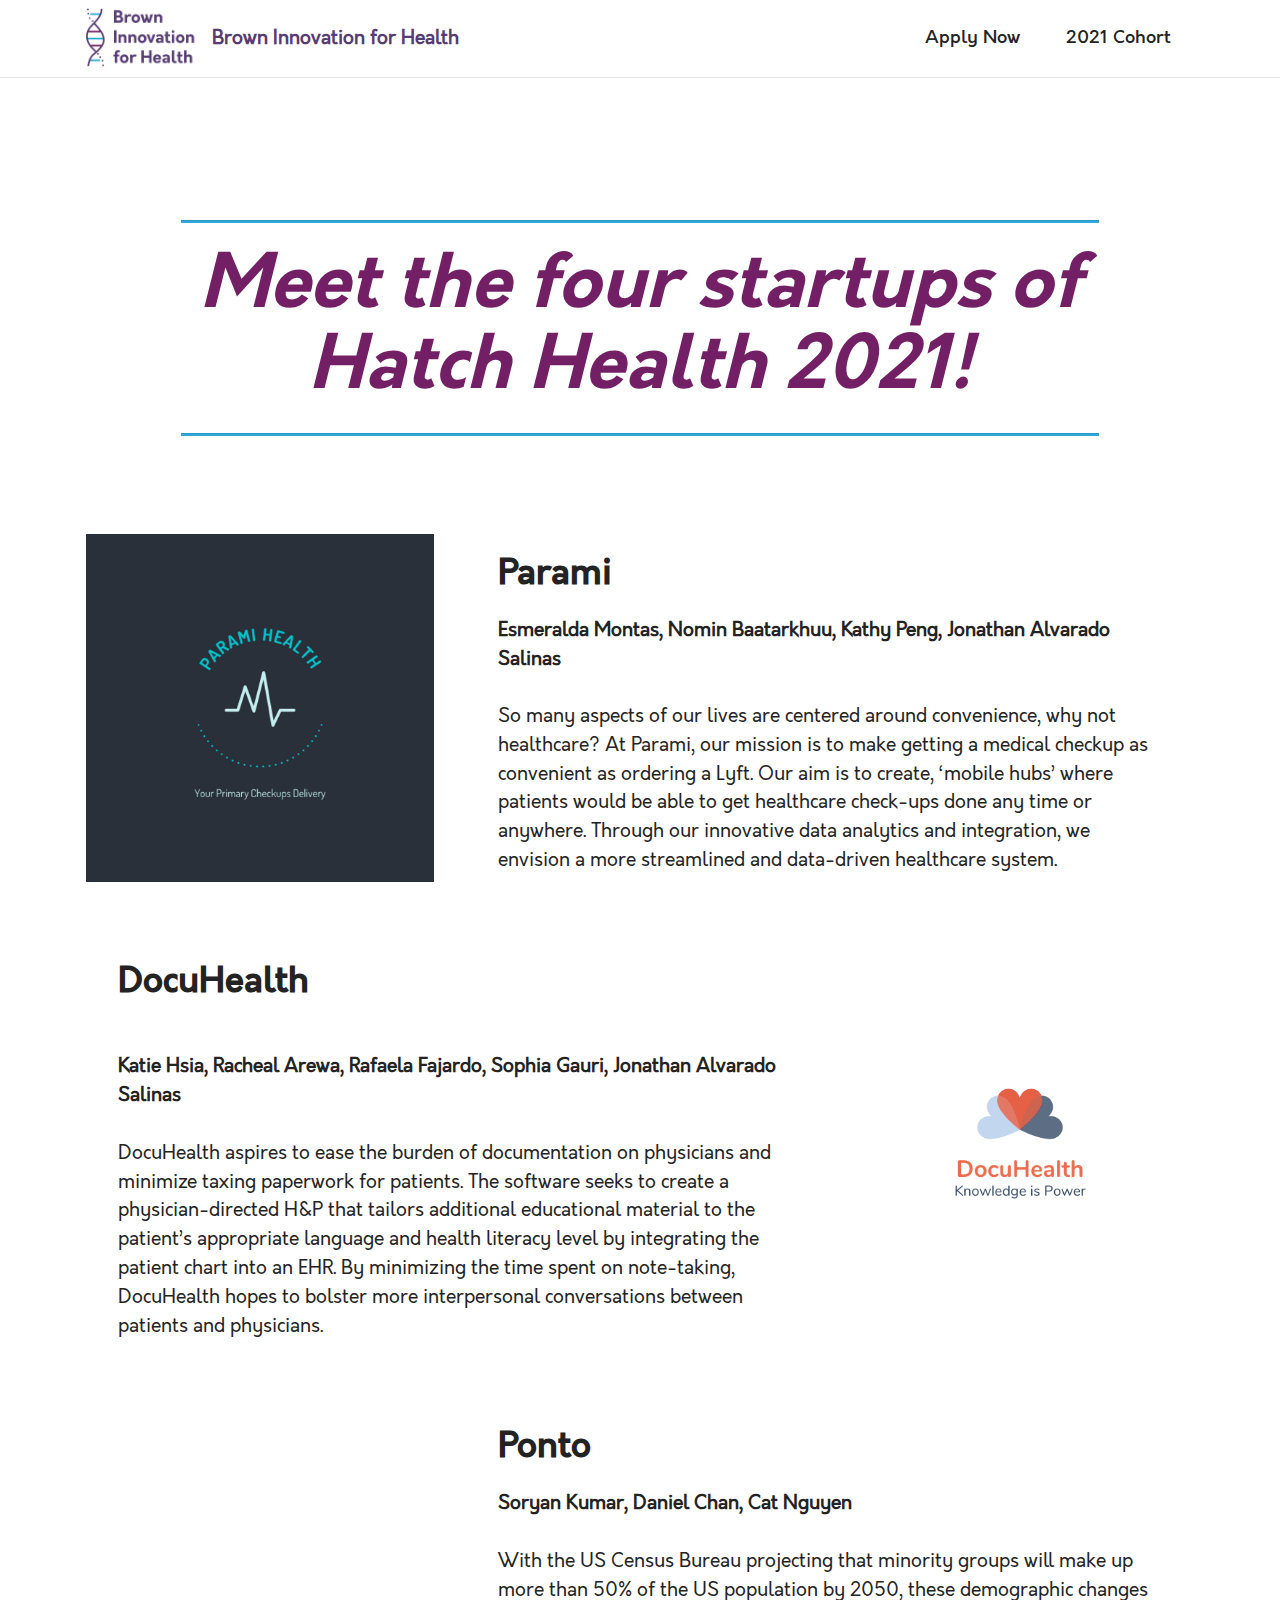
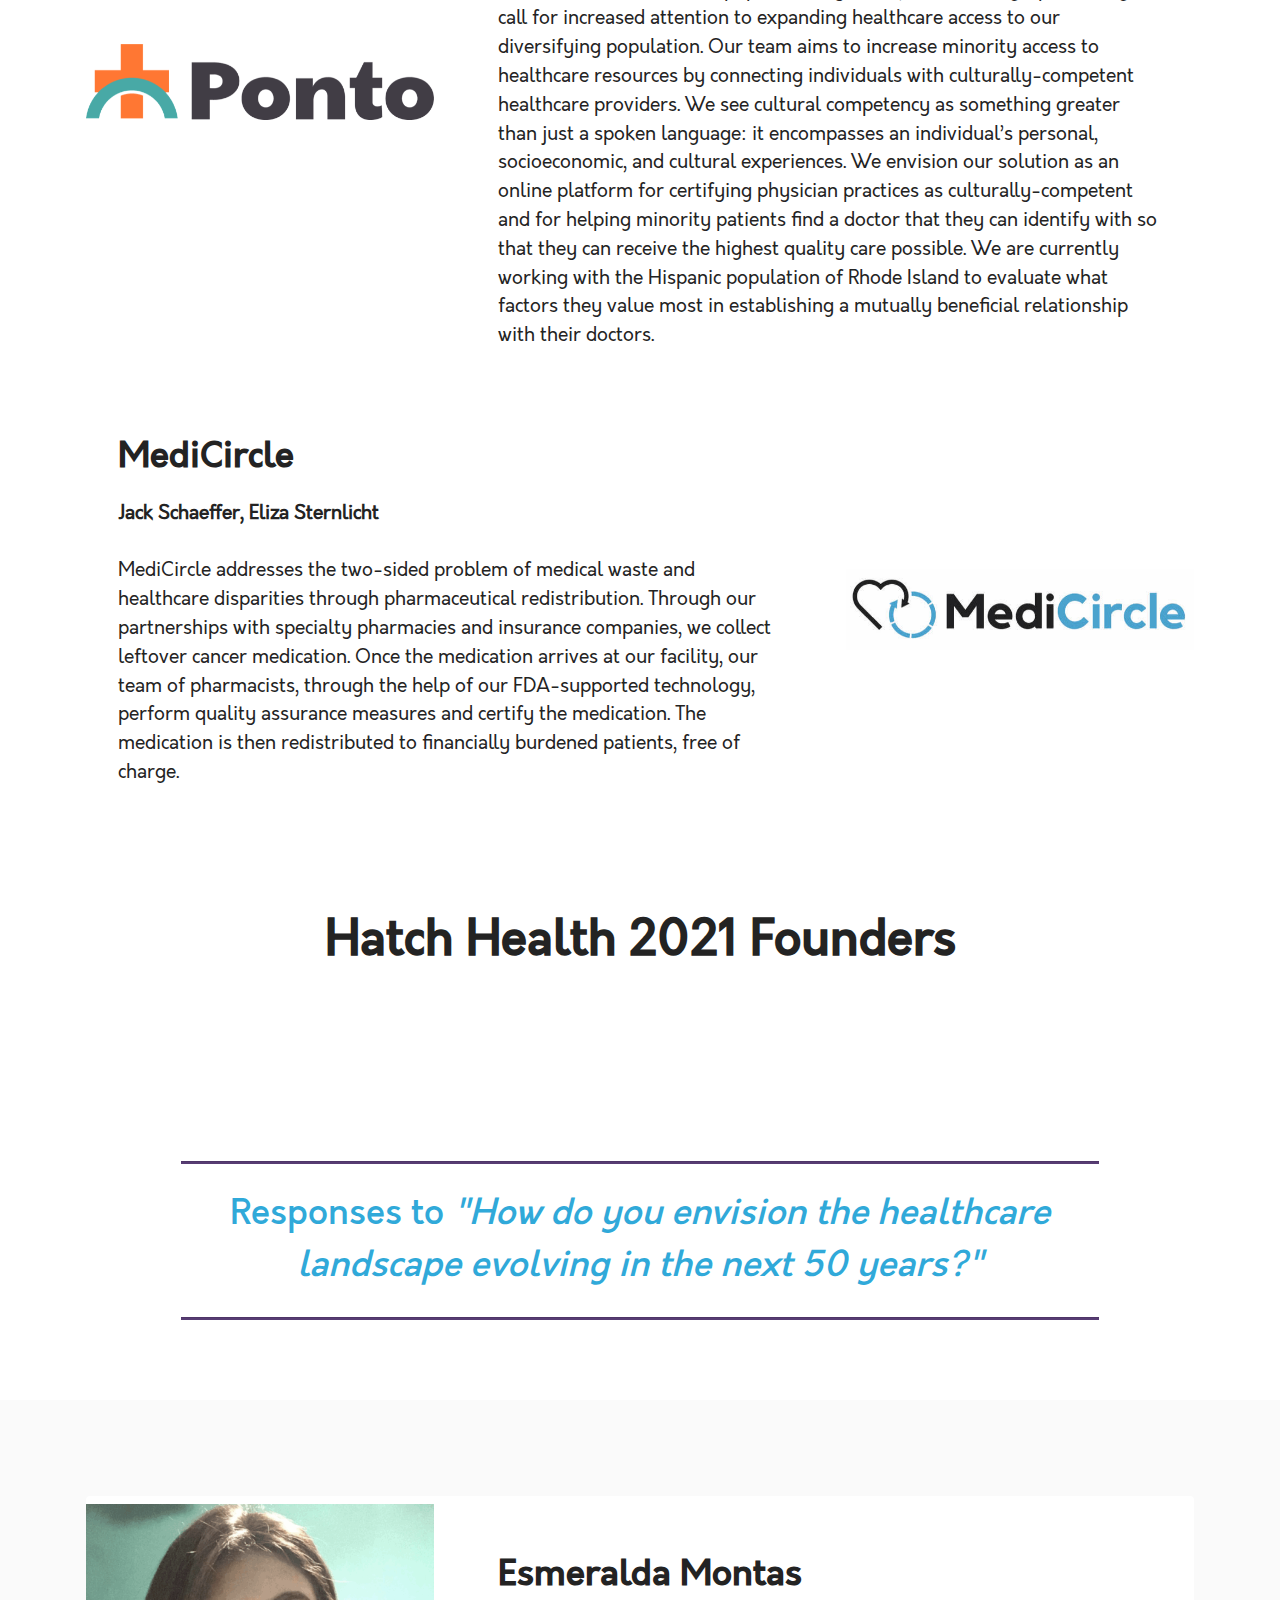
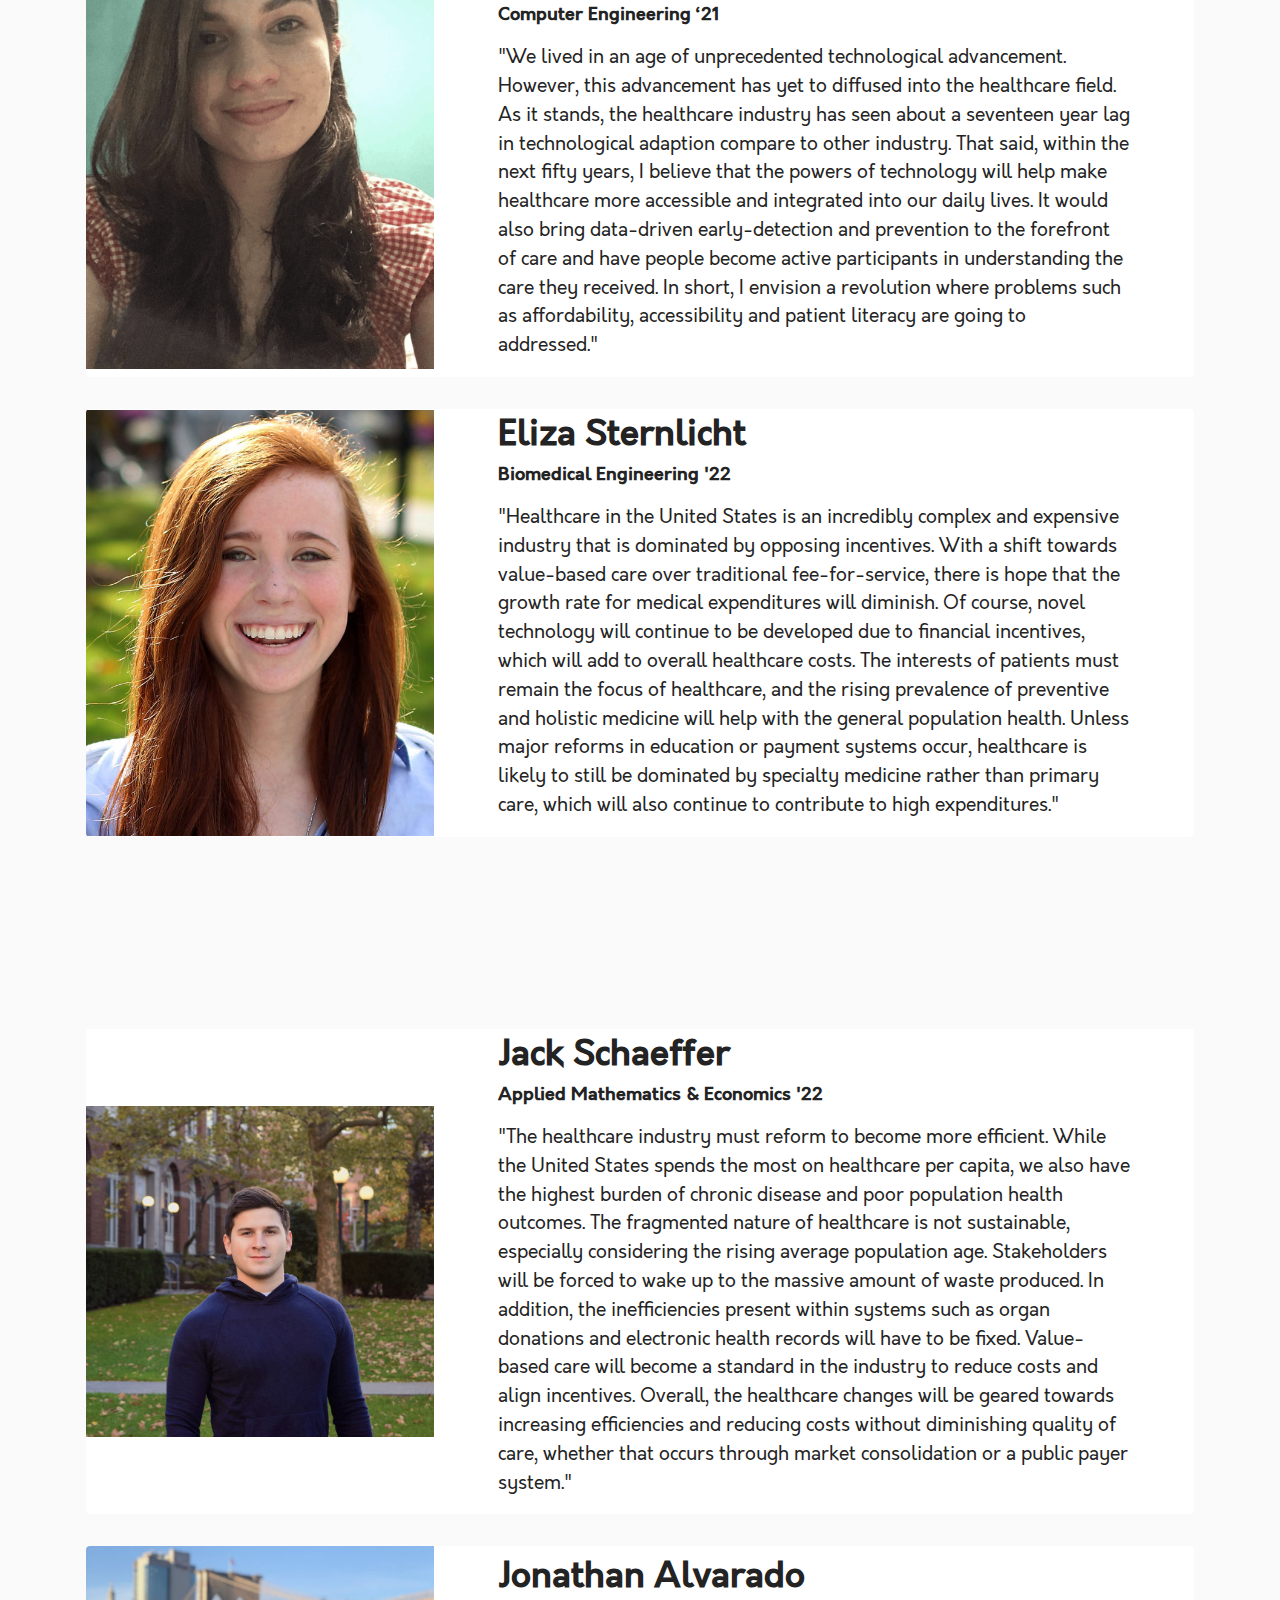
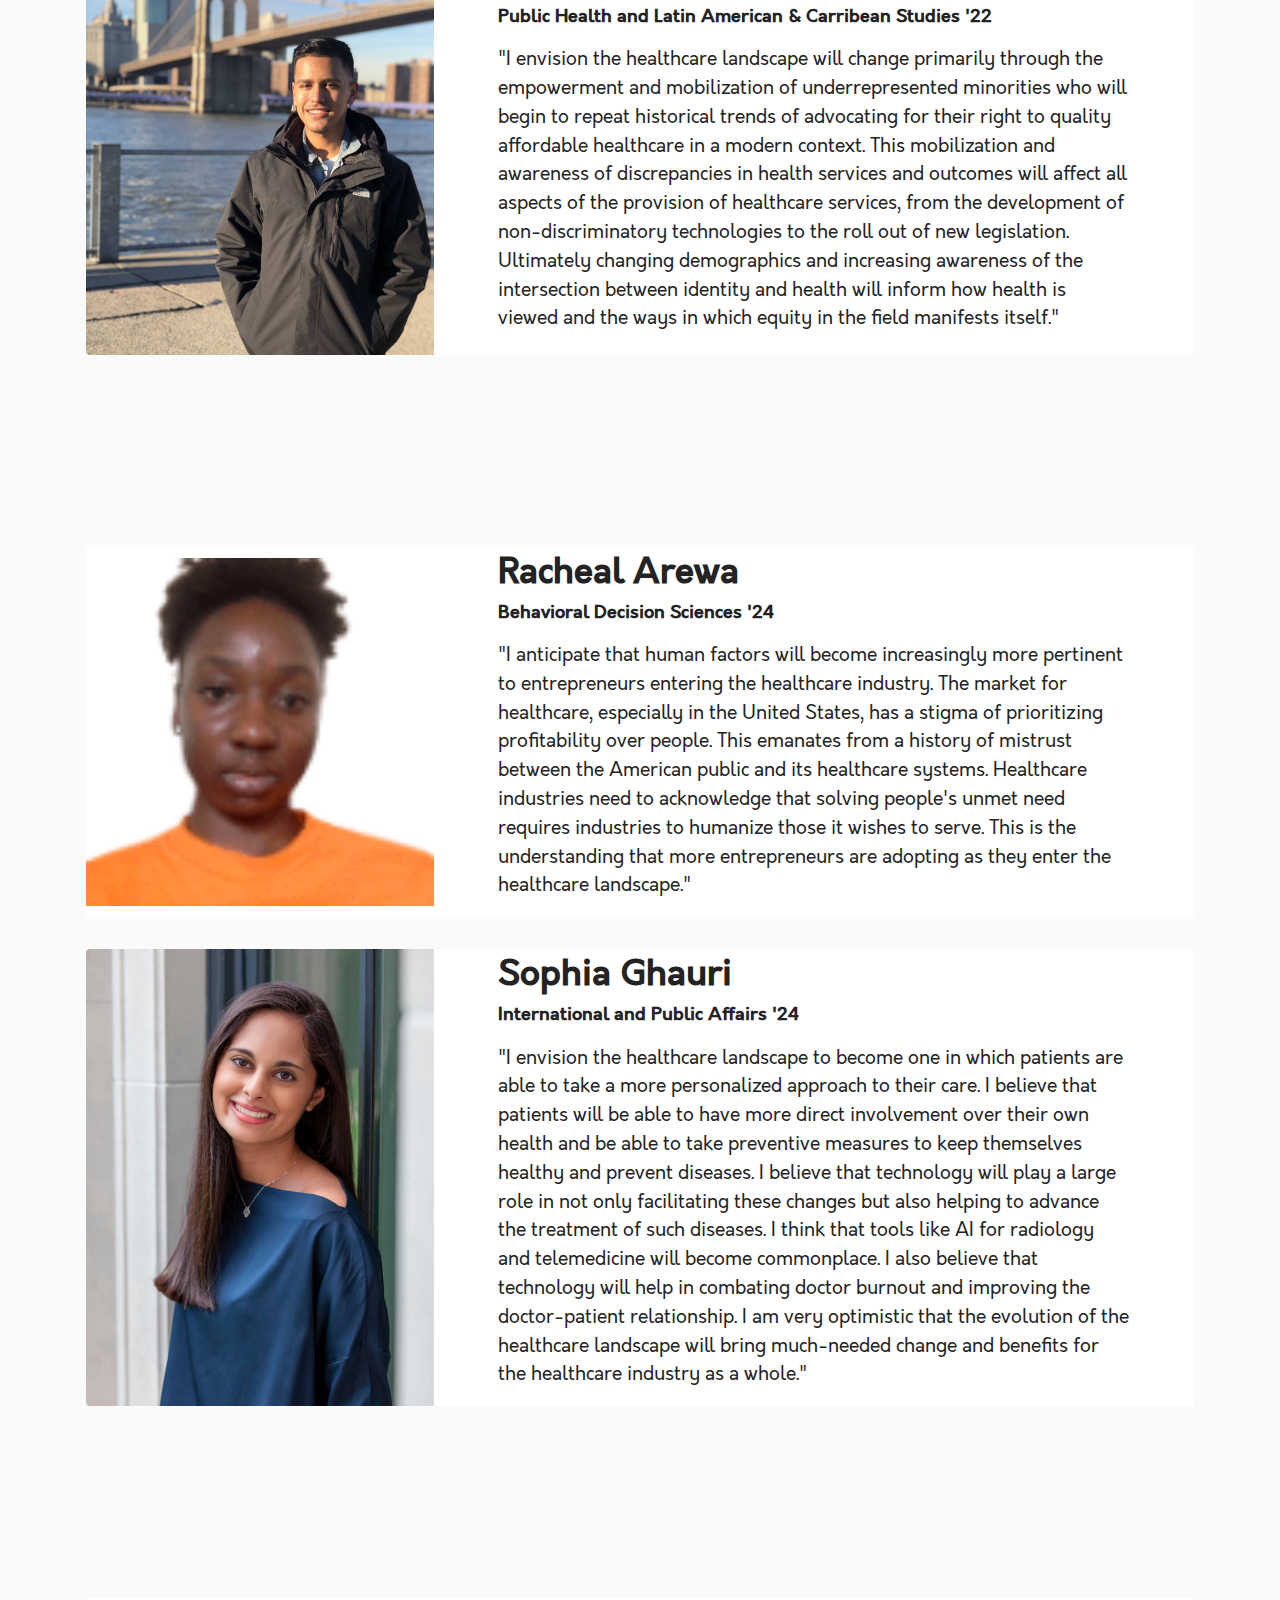
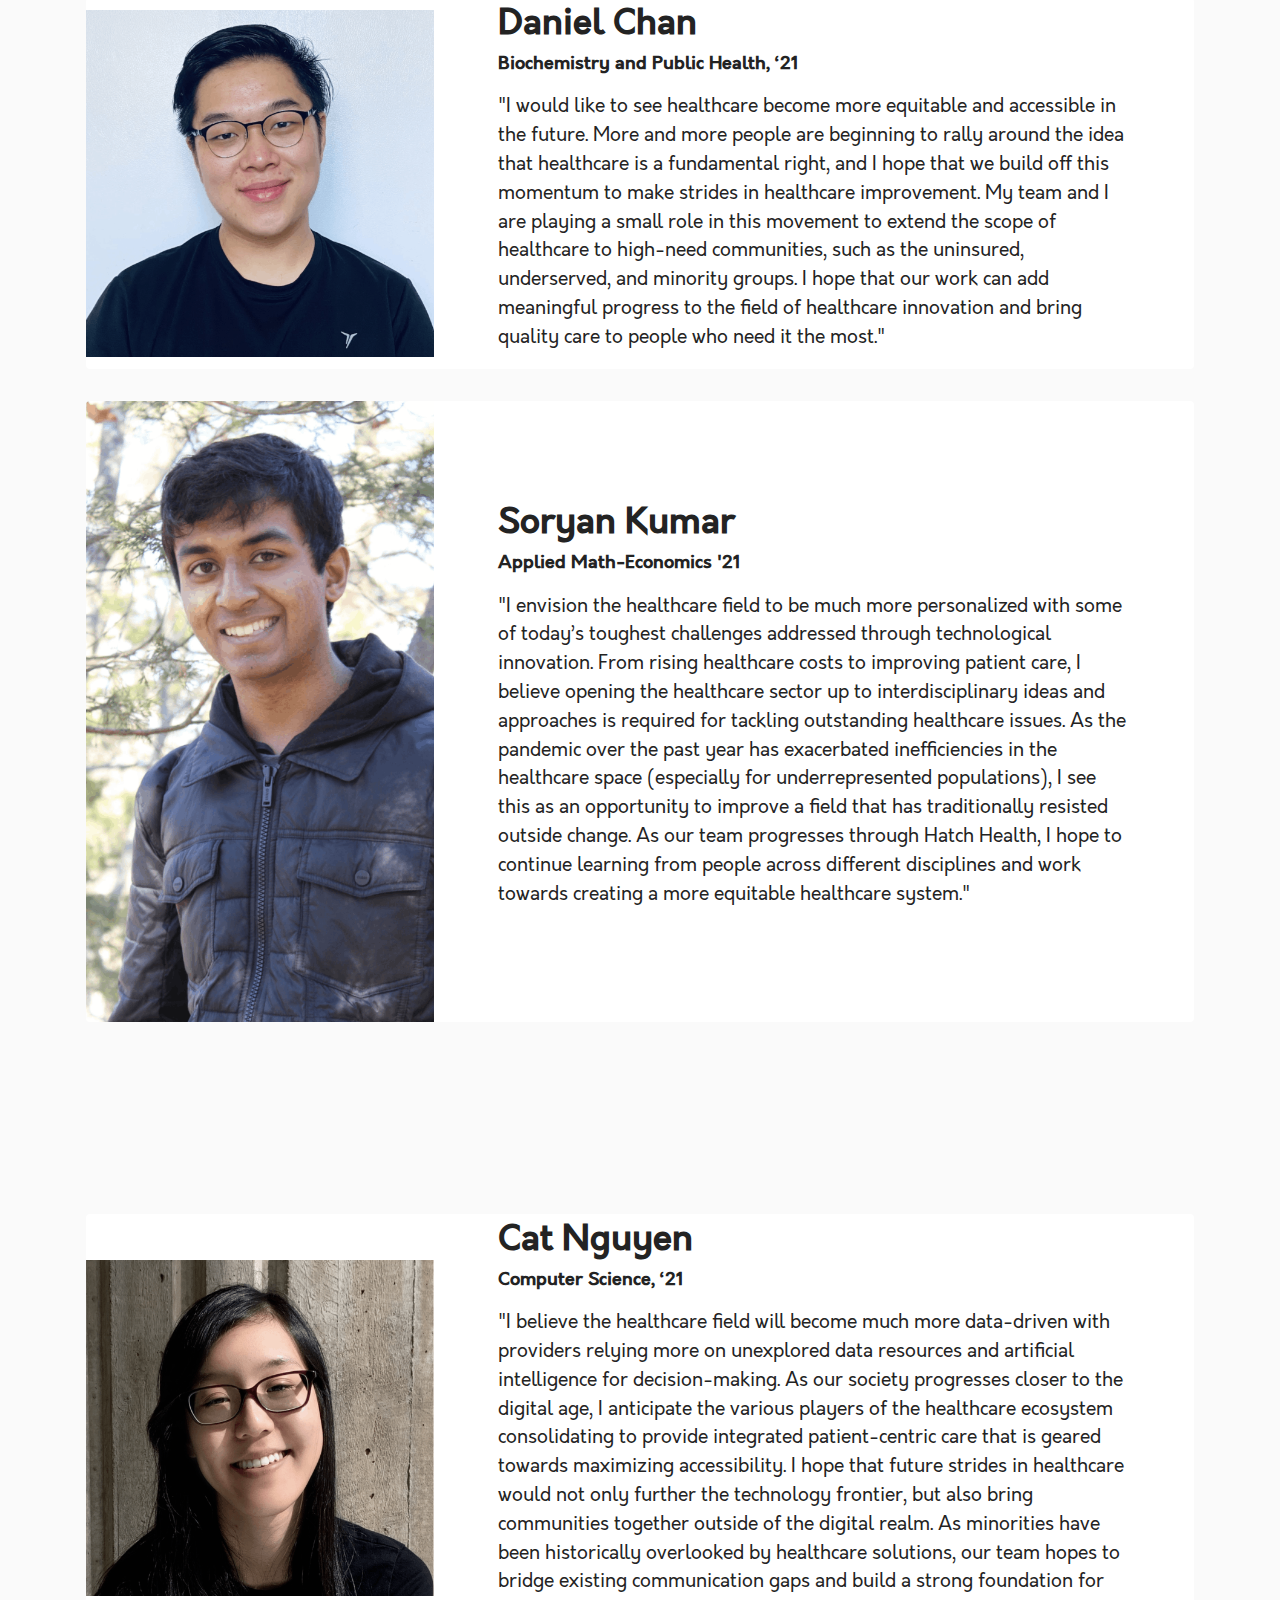
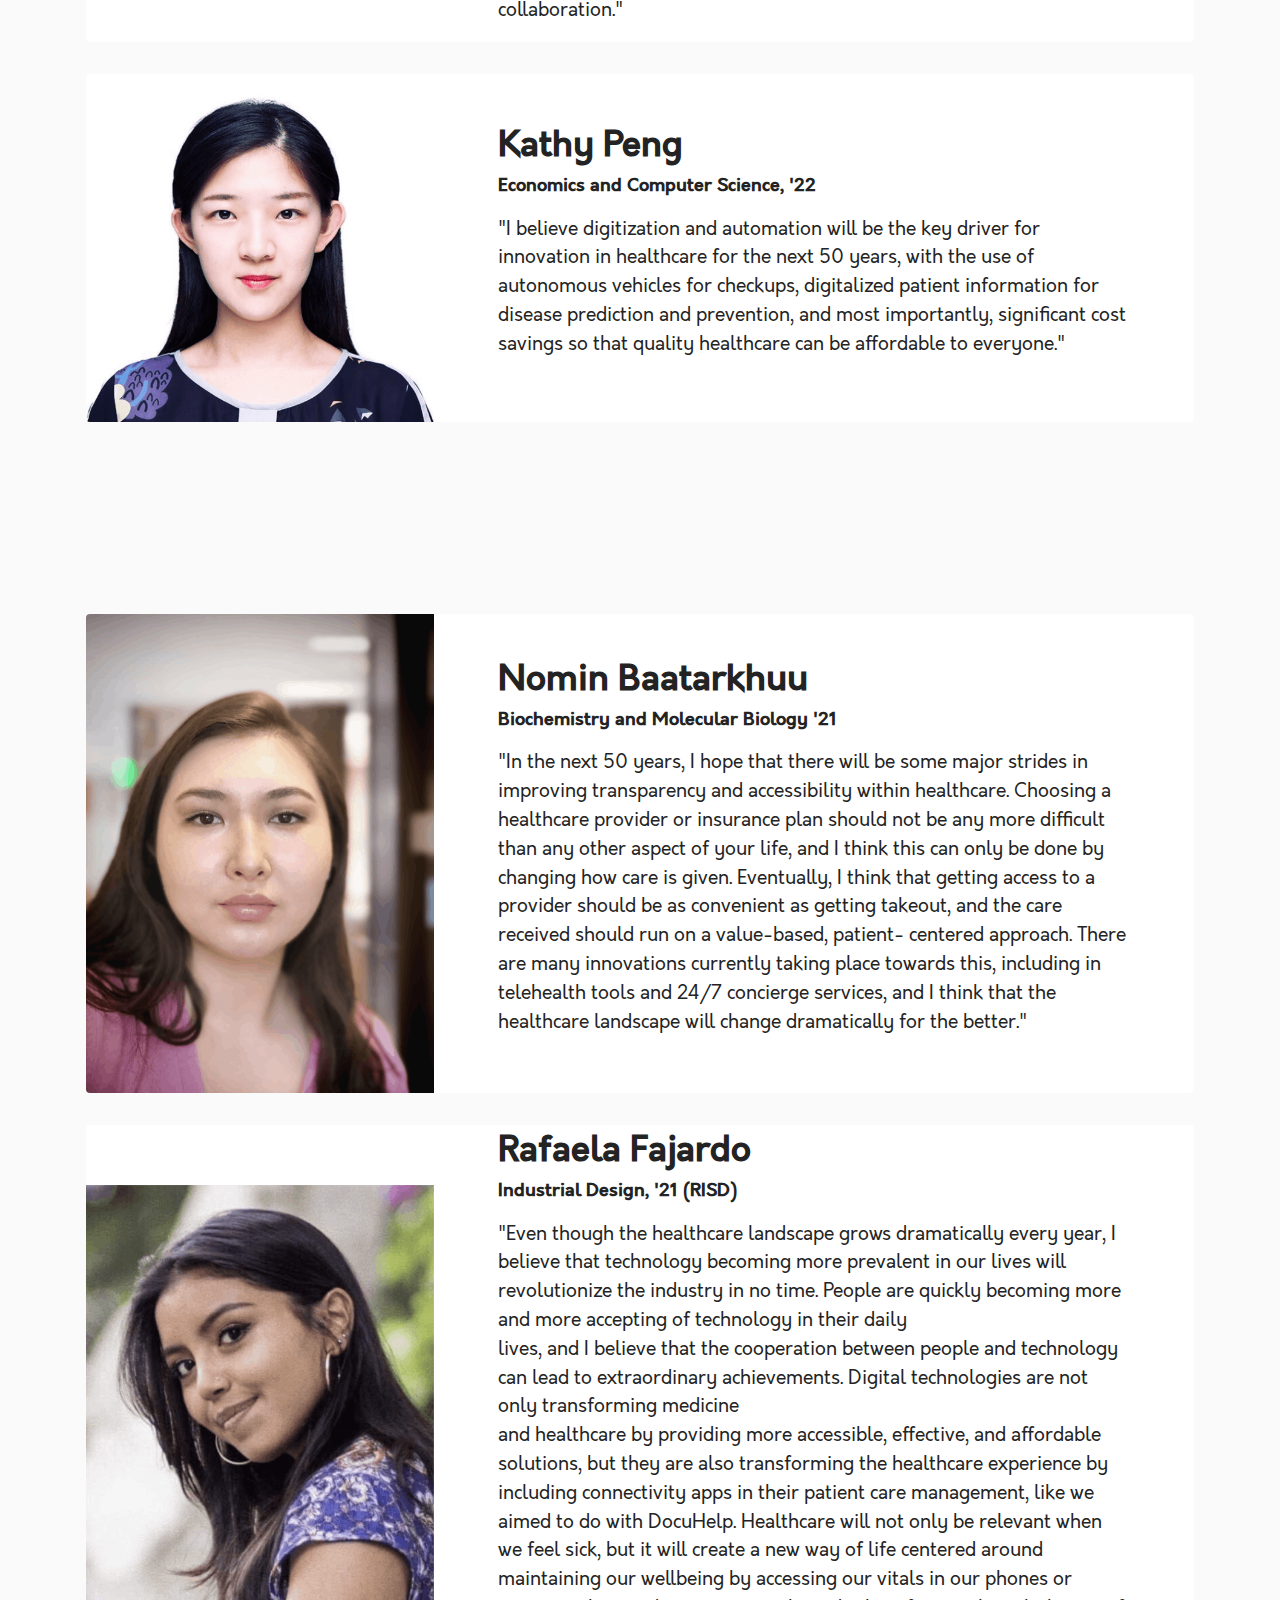
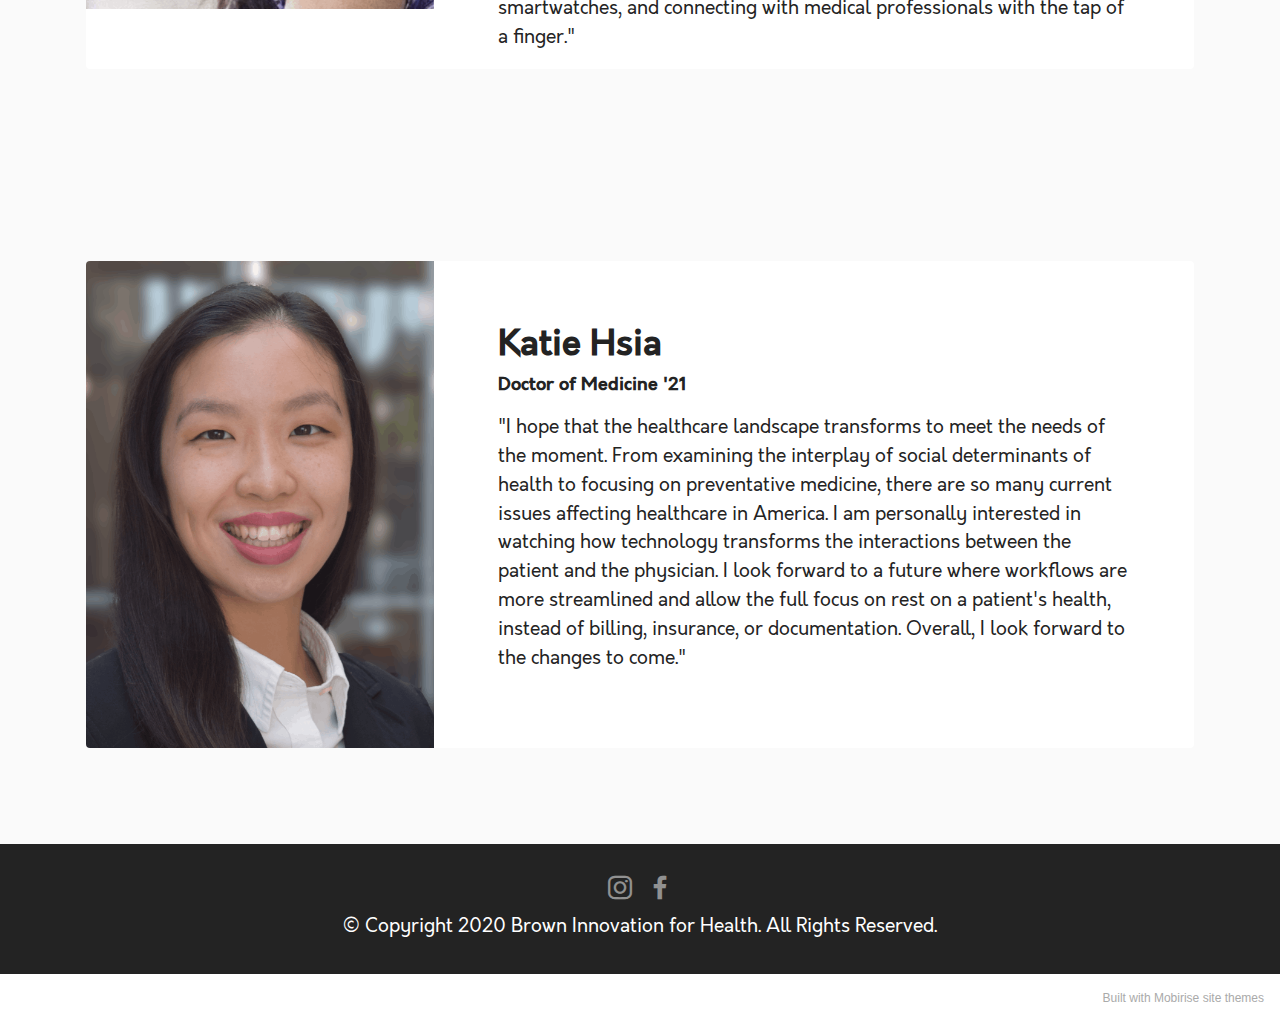
<file: page1.html>
<!DOCTYPE html>
<html  >
<head>
  <!-- Site made with Mobirise Website Builder v5.2.0, https://mobirise.com -->
  <meta charset="UTF-8">
  <meta http-equiv="X-UA-Compatible" content="IE=edge">
  <meta name="generator" content="Mobirise v5.2.0, mobirise.com">
  <meta name="viewport" content="width=device-width, initial-scale=1, minimum-scale=1">
  <link rel="shortcut icon" href="assets/images/bihlogoname-121x65.png" type="image/x-icon">
  <meta name="description" content="">
  
  
  <title>2021 Cohort</title>
  <link rel="stylesheet" href="assets/tether/tether.min.css">
  <link rel="stylesheet" href="assets/bootstrap/css/bootstrap.min.css">
  <link rel="stylesheet" href="assets/bootstrap/css/bootstrap-grid.min.css">
  <link rel="stylesheet" href="assets/bootstrap/css/bootstrap-reboot.min.css">
  <link rel="stylesheet" href="assets/dropdown/css/style.css">
  <link rel="stylesheet" href="assets/socicon/css/styles.css">
  <link rel="stylesheet" href="assets/theme/css/style.css">
  <link href="assets/fonts/style.css" rel="stylesheet">
  <link rel="preload" as="style" href="assets/mobirise/css/mbr-additional.css"><link rel="stylesheet" href="assets/mobirise/css/mbr-additional.css" type="text/css">
  
  
  
  
</head>
<body>
  
  <section class="menu cid-s48OLK6784" once="menu" id="menu1-o">
    
    <nav class="navbar navbar-dropdown navbar-fixed-top navbar-expand-lg">
        <div class="container">
            <div class="navbar-brand">
                <span class="navbar-logo">
                    <a href="index.html">
                        <img src="assets/images/bihlogoname-121x65.png" alt="Brown Innovation for Health Logo" style="height: 3.8rem;">
                    </a>
                </span>
                <span class="navbar-caption-wrap"><a class="navbar-caption text-success display-7" href="https://mobiri.se">Brown Innovation for Health</a></span>
            </div>
            <button class="navbar-toggler" type="button" data-toggle="collapse" data-target="#navbarSupportedContent" aria-controls="navbarNavAltMarkup" aria-expanded="false" aria-label="Toggle navigation">
                <div class="hamburger">
                    <span></span>
                    <span></span>
                    <span></span>
                    <span></span>
                </div>
            </button>
            <div class="collapse navbar-collapse" id="navbarSupportedContent">
                <ul class="navbar-nav nav-dropdown nav-right" data-app-modern-menu="true"><li class="nav-item"><a class="nav-link link text-black text-primary display-4" href="https://docs.google.com/forms/d/1FqZYOnneEnPksjNDHFnm-JxJ0E-KFi7k11EwGZB3SYU/edit" target="_blank">
                            Apply Now</a></li><li class="nav-item"><a class="nav-link link text-black text-primary display-4" href="page1.html" target="_blank">2021 Cohort</a></li></ul>
                
                
            </div>
        </div>
    </nav>

</section>

<section class="content6 cid-srQkEyolVf" id="content6-14">
    
    <div class="container">
        <div class="row justify-content-center">
            <div class="col-md-12 col-lg-10">
                <hr class="line">
                <p class="mbr-text align-center mbr-fonts-style my-4 display-1">
                    <em>Meet the four startups of Hatch Health 2021!</em></p>
                <hr class="line">
            </div>
        </div>
    </div>
</section>

<section class="image1 cid-ssZoDaJEDh" id="image1-17">
    

    

    <div class="container">
        <div class="row align-items-center">
            <div class="col-12 col-lg-4">
                <div class="image-wrapper">
                    <img src="assets/images/parami-health-480x480.png" alt="Parami">
                    <p class="mbr-description mbr-fonts-style pt-2 align-center display-4"></p>
                </div>
            </div>
            <div class="col-12 col-lg">
                <div class="text-wrapper">
                    <h3 class="mbr-section-title mbr-fonts-style mb-3 display-5"><strong>Parami</strong></h3>
                    <p class="mbr-text mbr-fonts-style display-7"><strong>Esmeralda Montas, Nomin Baatarkhuu, Kathy Peng, Jonathan Alvarado Salinas</strong><br><br>So many aspects of our lives are centered around convenience, why not healthcare? At Parami, our mission is to make getting a medical checkup as convenient as ordering a Lyft. Our aim is to create, ‘mobile hubs’ where patients would be able to get healthcare check-ups done any time or anywhere. Through our innovative data analytics and integration, we envision a more streamlined and data-driven healthcare system.</p>
                </div>
            </div>
        </div>
    </div>
</section>

<section class="image2 cid-ssZoDHoeJ5" id="image2-18">
    

    

    <div class="container">
        <div class="row align-items-center">
            <div class="col-12 col-lg-4">
                <div class="image-wrapper">
                    <img src="assets/images/blue-and-cyan-modern-icons-general-hospital-logo-500x500.png" alt="DocuHealth">
                    <p class="mbr-description mbr-fonts-style mt-2 align-center display-4"></p>
                </div>
            </div>
            <div class="col-12 col-lg">
                <div class="text-wrapper">
                    <h3 class="mbr-section-title mbr-fonts-style mb-3 display-5">
                        <strong>DocuHealth</strong></h3>
                    <p class="mbr-text mbr-fonts-style display-7">
                        <br><strong>Katie Hsia, Racheal Arewa, Rafaela Fajardo, Sophia Gauri, Jonathan Alvarado Salinas</strong><br><br>DocuHealth aspires to ease the burden of documentation on physicians and minimize taxing paperwork for patients. The software seeks to create a physician-directed H&amp;P that tailors additional educational material to the patient’s appropriate language and health literacy level by integrating the patient chart into an EHR. By minimizing the time spent on note-taking, DocuHealth hopes to bolster more interpersonal conversations between patients and physicians.</p>
                </div>
            </div>
        </div>
    </div>
</section>

<section class="image1 cid-ssZoE1aHeQ" id="image1-19">
    

    

    <div class="container">
        <div class="row align-items-center">
            <div class="col-12 col-lg-4">
                <div class="image-wrapper">
                    <img src="assets/images/ponto-640x140.png" alt="Ponto">
                    <p class="mbr-description mbr-fonts-style pt-2 align-center display-4"></p>
                </div>
            </div>
            <div class="col-12 col-lg">
                <div class="text-wrapper">
                    <h3 class="mbr-section-title mbr-fonts-style mb-3 display-5">
                        <strong>Ponto</strong></h3>
                    <p class="mbr-text mbr-fonts-style display-7"><strong>Soryan Kumar, Daniel Chan, Cat Nguyen</strong><br><br>With the US Census Bureau projecting that minority groups will make up more than 50% of the US population by 2050, these demographic changes call for increased attention to expanding healthcare access to our diversifying population. Our team aims to increase minority access to healthcare resources by connecting individuals with culturally-competent healthcare providers. We see cultural competency as something greater than just a spoken language: it encompasses an individual’s personal, socioeconomic, and cultural experiences. We envision our solution as an online platform for certifying physician practices as culturally-competent and for helping minority patients find a doctor that they can identify with so that they can receive the highest quality care possible. We are currently working with the Hispanic population of Rhode Island to evaluate what factors they value most in establishing a mutually beneficial relationship with their doctors.&nbsp;</p>
                </div>
            </div>
        </div>
    </div>
</section>

<section class="image2 cid-ssZoEmGWTG" id="image2-1a">
    

    

    <div class="container">
        <div class="row align-items-center">
            <div class="col-12 col-lg-4">
                <div class="image-wrapper">
                    <img src="assets/images/unnamed-640x149.jpg" alt="MediCircle">
                    <p class="mbr-description mbr-fonts-style mt-2 align-center display-4"></p>
                </div>
            </div>
            <div class="col-12 col-lg">
                <div class="text-wrapper">
                    <h3 class="mbr-section-title mbr-fonts-style mb-3 display-5">
                        <strong>MediCircle</strong></h3>
                    <p class="mbr-text mbr-fonts-style display-7"><strong>Jack Schaeffer, Eliza Sternlicht</strong><br><br>MediCircle addresses the two-sided problem of medical waste and healthcare disparities through pharmaceutical redistribution. Through our partnerships with specialty pharmacies and insurance companies, we collect leftover cancer medication. Once the medication arrives at our facility, our team of pharmacists, through the help of our FDA-supported technology, perform quality assurance measures and certify the medication. The medication is then redistributed to financially burdened patients, free of charge.</p>
                </div>
            </div>
        </div>
    </div>
</section>

<section class="content4 cid-srjlIvgzab" id="content4-u">
    
    
    <div class="container">
        <div class="row justify-content-center">
            <div class="title col-md-12 col-lg-10">
                <h3 class="mbr-section-title mbr-fonts-style align-center mb-4 display-2">
                    <strong>Hatch Health 2021 Founders</strong></h3>
                
                
            </div>
        </div>
    </div>
</section>

<section class="content6 cid-srQXADLIQs" id="content6-15">
    
    <div class="container">
        <div class="row justify-content-center">
            <div class="col-md-12 col-lg-10">
                <hr class="line">
                <p class="mbr-text align-center mbr-fonts-style my-4 display-5">
                    Responses to<em> "How do you envision the healthcare landscape evolving in the next 50 years?"</em></p>
                <hr class="line">
            </div>
        </div>
    </div>
</section>

<section class="team2 cid-srjiMpy3rn" xmlns="http://www.w3.org/1999/html" id="team2-s">
    
    
    <div class="container">
        <div class="card">
            <div class="card-wrapper">
                <div class="row align-items-center">
                    <div class="col-12 col-md-4">
                        <div class="image-wrapper">
                            <img src="assets/images/screen-shot-2021-03-10-at-8.57.13-pm-575x768.png" alt="Mobirise">
                        </div>
                    </div>
                    <div class="col-12 col-md">
                        <div class="card-box">
                            <h5 class="card-title mbr-fonts-style m-0 display-5"><br><strong>Esmeralda Montas</strong></h5>
                            <h6 class="mbr-fonts-style mb-3 display-4"><strong>Computer Engineering ‘21</strong></h6>
                            <p class="mbr-text mbr-fonts-style display-7">"We lived in an age of unprecedented technological advancement. However, this advancement has yet to diffused into the healthcare field. As it stands, the healthcare industry has seen about a seventeen year lag in technological adaption compare to other industry. That said,  within the next fifty years, I believe that the powers of technology will help make healthcare more accessible and integrated into our daily lives. It would also bring data-driven early-detection and prevention to the forefront of care and have people become active participants in understanding the care they received. In short, I envision a revolution where problems such as affordability, accessibility and patient literacy are going to addressed."<br></p>
                            
                        </div>
                    </div>
                </div>
            </div>
        </div>
        <div class="card">
            <div class="card-wrapper">
                <div class="row align-items-center">
                    <div class="col-12 col-md-4">
                        <div class="image-wrapper">
                            <img src="assets/images/headshot-575x704.jpg" alt="Eliza Sternlicht">
                        </div>
                    </div>
                    <div class="col-12 col-md">
                        <div class="card-box">
                            <h5 class="card-title mbr-fonts-style m-0 display-5">
                                <strong>Eliza Sternlicht</strong></h5>
                            <h6 class="mbr-fonts-style mb-3 display-4">
                                <strong>Biomedical Engineering '22</strong></h6>
                            <p class="mbr-text mbr-fonts-style display-7">"Healthcare in the United States is an incredibly complex and expensive industry that is dominated by opposing incentives. With a shift towards value-based care over traditional fee-for-service, there is hope that the growth rate for medical expenditures will diminish. Of course, novel technology will continue to be developed due to financial incentives, which will add to overall healthcare costs. The interests of patients must remain the focus of healthcare, and the rising prevalence of preventive and holistic medicine will help with the general population health. Unless major reforms in education or payment systems occur, healthcare is likely to still be dominated by specialty medicine rather than primary care, which will also continue to contribute to high expenditures."</p>
                            
                        </div>
                    </div>
                </div>
            </div>
        </div>
        
    </div>
</section>

<section class="team2 cid-srGvUL01Pc" xmlns="http://www.w3.org/1999/html" id="team2-x">
    
    
    <div class="container">
        <div class="card">
            <div class="card-wrapper">
                <div class="row align-items-center">
                    <div class="col-12 col-md-4">
                        <div class="image-wrapper">
                            <img src="assets/images/img-2594-575x546.jpg" alt="Jack Schaeffer">
                        </div>
                    </div>
                    <div class="col-12 col-md">
                        <div class="card-box">
                            <h5 class="card-title mbr-fonts-style m-0 display-5">
                                <strong>Jack Schaeffer</strong></h5>
                            <h6 class="mbr-fonts-style mb-3 display-4"><strong>Applied Mathematics &amp; Economics '22</strong></h6>
                            <p class="mbr-text mbr-fonts-style display-7">"The healthcare industry must reform to become more efficient. While the United States spends the most on healthcare per capita, we also have the highest burden of chronic disease and poor population health outcomes. The fragmented nature of healthcare is not sustainable, especially considering the rising average population age. Stakeholders will be forced to wake up to the massive amount of waste produced. In addition, the inefficiencies present within systems such as organ donations and electronic health records will have to be fixed. Value-based care will become a standard in the industry to reduce costs and align incentives. Overall, the healthcare changes will be geared towards increasing efficiencies and reducing costs without diminishing quality of care, whether that occurs through market consolidation or a public payer system."</p>
                            
                        </div>
                    </div>
                </div>
            </div>
        </div>
        <div class="card">
            <div class="card-wrapper">
                <div class="row align-items-center">
                    <div class="col-12 col-md-4">
                        <div class="image-wrapper">
                            <img src="assets/images/img-0710-original-575x675.jpg" alt="Mobirise">
                        </div>
                    </div>
                    <div class="col-12 col-md">
                        <div class="card-box">
                            <h5 class="card-title mbr-fonts-style m-0 display-5"><strong>Jonathan Alvarado</strong></h5>
                            <h6 class="mbr-fonts-style mb-3 display-4"><strong>Public Health and Latin American &amp; Carribean Studies '22</strong></h6>
                            <p class="mbr-text mbr-fonts-style display-7">
                                "I envision the healthcare landscape will change primarily through the empowerment and mobilization of underrepresented minorities who will begin to repeat historical trends of advocating for their right to quality affordable healthcare in a modern context. This mobilization and awareness of discrepancies in health services and outcomes will affect all aspects of the provision of healthcare services, from the development of non-discriminatory technologies to the roll out of new legislation. Ultimately changing demographics and increasing awareness of the intersection between identity and health will inform how health is viewed and the ways in which equity in the field manifests itself."
                            </p>
                            
                        </div>
                    </div>
                </div>
            </div>
        </div>
        
    </div>
</section>

<section class="team2 cid-srGvVfKknw" xmlns="http://www.w3.org/1999/html" id="team2-y">
    
    
    <div class="container">
        <div class="card">
            <div class="card-wrapper">
                <div class="row align-items-center">
                    <div class="col-12 col-md-4">
                        <div class="image-wrapper">
                            <img src="assets/images/hatch-health-head-shot-100x100.png" alt="Mobirise">
                        </div>
                    </div>
                    <div class="col-12 col-md">
                        <div class="card-box">
                            <h5 class="card-title mbr-fonts-style m-0 display-5"><strong>Racheal Arewa</strong></h5>
                            <h6 class="mbr-fonts-style mb-3 display-4"><strong>Behavioral Decision Sciences '24</strong></h6>
                            <p class="mbr-text mbr-fonts-style display-7">"I anticipate that human factors will become increasingly more pertinent to entrepreneurs entering the healthcare industry. The market for healthcare, especially in the United States, has a stigma of prioritizing profitability over people. This emanates from a history of mistrust between the American public and its healthcare systems. Healthcare industries need to acknowledge that solving people's unmet need requires industries to humanize those it wishes to serve. This is the understanding that more entrepreneurs are adopting as they enter the healthcare landscape."</p>
                            
                        </div>
                    </div>
                </div>
            </div>
        </div>
        <div class="card">
            <div class="card-wrapper">
                <div class="row align-items-center">
                    <div class="col-12 col-md-4">
                        <div class="image-wrapper">
                            <img src="assets/images/unnamed-575x755.jpg" alt="Sophia Gauri">
                        </div>
                    </div>
                    <div class="col-12 col-md">
                        <div class="card-box">
                            <h5 class="card-title mbr-fonts-style m-0 display-5"><strong>Sophia Ghauri</strong></h5>
                            <h6 class="mbr-fonts-style mb-3 display-4"><strong>International and Public Affairs '24</strong></h6>
                            <p class="mbr-text mbr-fonts-style display-7">"I envision the healthcare landscape to become one in which patients are able to take a more personalized approach to their care. I believe that patients will be able to have more direct involvement over their own health and be able to take preventive measures to keep themselves healthy and prevent diseases. I believe that technology will play a large role in not only facilitating these changes but also helping to advance the treatment of such diseases. I think that tools like AI for radiology and telemedicine will become commonplace. I also believe that technology will help in combating doctor burnout and improving the doctor-patient relationship. I am very optimistic that the evolution of the healthcare landscape will bring much-needed change and benefits for the healthcare industry as a whole."</p>
                            
                        </div>
                    </div>
                </div>
            </div>
        </div>
        
    </div>
</section>

<section class="team2 cid-srGvVz4S3B" xmlns="http://www.w3.org/1999/html" id="team2-z">
    
    
    <div class="container">
        <div class="card">
            <div class="card-wrapper">
                <div class="row align-items-center">
                    <div class="col-12 col-md-4">
                        <div class="image-wrapper">
                            <img src="assets/images/screen-shot-2021-03-15-at-9.03.40-pm-575x574.png" alt="Daniel Chan">
                        </div>
                    </div>
                    <div class="col-12 col-md">
                        <div class="card-box">
                            <h5 class="card-title mbr-fonts-style m-0 display-5"><strong>Daniel Chan</strong></h5>
                            <h6 class="mbr-fonts-style mb-3 display-4"><strong>Biochemistry and Public Health, ‘21</strong></h6>
                            <p class="mbr-text mbr-fonts-style display-7">"I would like to see healthcare become more equitable and accessible in the future. More and more people are beginning to rally around the idea that healthcare is a fundamental right, and I hope that we build off this momentum to make strides in healthcare improvement. My team and I are playing a small role in this movement to extend the scope of healthcare to high-need communities, such as the uninsured, underserved, and minority groups. I hope that our work can add meaningful progress to the field of healthcare innovation and bring quality care to people who need it the most."<br></p>
                            
                        </div>
                    </div>
                </div>
            </div>
        </div>
        <div class="card">
            <div class="card-wrapper">
                <div class="row align-items-center">
                    <div class="col-12 col-md-4">
                        <div class="image-wrapper">
                            <img src="assets/images/screen-shot-2021-03-15-at-9.04.54-pm-575x1027.png" alt="Soryan Kumar">
                        </div>
                    </div>
                    <div class="col-12 col-md">
                        <div class="card-box">
                            <h5 class="card-title mbr-fonts-style m-0 display-5"><strong>Soryan Kumar</strong></h5>
                            <h6 class="mbr-fonts-style mb-3 display-4"><strong>Applied Math-Economics '21</strong></h6>
                            <p class="mbr-text mbr-fonts-style display-7">"I envision the healthcare field to be much more personalized with some of today’s toughest challenges addressed through technological innovation. From rising healthcare costs to improving patient care, I believe opening the healthcare sector up to interdisciplinary ideas and approaches is required for tackling outstanding healthcare issues. As the pandemic over the past year has exacerbated inefficiencies in the healthcare space (especially for underrepresented populations), I see this as an opportunity to improve a field that has traditionally resisted outside change. As our team progresses through Hatch Health, I hope to continue learning from people across different disciplines and work towards creating a more equitable healthcare system."<br></p>
                            
                        </div>
                    </div>
                </div>
            </div>
        </div>
        
    </div>
</section>

<section class="team2 cid-srMmsS7U2B" xmlns="http://www.w3.org/1999/html" id="team2-10">
    
    
    <div class="container">
        <div class="card">
            <div class="card-wrapper">
                <div class="row align-items-center">
                    <div class="col-12 col-md-4">
                        <div class="image-wrapper">
                            <img src="assets/images/screen-shot-2021-03-15-at-9.07.11-pm-575x556.png" alt="Cat Nguyen">
                        </div>
                    </div>
                    <div class="col-12 col-md">
                        <div class="card-box">
                            <h5 class="card-title mbr-fonts-style m-0 display-5"><strong>Cat Nguyen</strong></h5>
                            <h6 class="mbr-fonts-style mb-3 display-4"><strong>Computer Science, ‘21</strong></h6>
                            <p class="mbr-text mbr-fonts-style display-7">"I believe the healthcare field will become much more data-driven with providers relying more on unexplored data resources and artificial intelligence for decision-making. As our society progresses closer to the digital age, I anticipate the various players of the healthcare ecosystem consolidating to provide integrated patient-centric care that is geared towards maximizing accessibility. I hope that future strides in healthcare would not only further the technology frontier, but also bring communities together outside of the digital realm. As minorities have been historically overlooked by healthcare solutions, our team hopes to bridge existing communication gaps and build a strong foundation for collaboration."<br></p>
                            
                        </div>
                    </div>
                </div>
            </div>
        </div>
        <div class="card">
            <div class="card-wrapper">
                <div class="row align-items-center">
                    <div class="col-12 col-md-4">
                        <div class="image-wrapper">
                            <img src="assets/images/profile-photo-575x575.png" alt="Kathy Peng">
                        </div>
                    </div>
                    <div class="col-12 col-md">
                        <div class="card-box">
                            <h5 class="card-title mbr-fonts-style m-0 display-5">
                                <strong>Kathy Peng</strong></h5>
                            <h6 class="mbr-fonts-style mb-3 display-4"><strong>Economics and Computer Science, '22</strong></h6>
                            <p class="mbr-text mbr-fonts-style display-7">"I believe digitization and automation will be the key driver for innovation in healthcare for the next 50 years, with the use of autonomous vehicles for checkups, digitalized patient information for disease prediction and prevention, and most importantly, significant cost savings so that quality healthcare can be affordable to everyone."</p>
                            
                        </div>
                    </div>
                </div>
            </div>
        </div>
        
    </div>
</section>

<section class="team2 cid-srQioVamsx" xmlns="http://www.w3.org/1999/html" id="team2-11">
    
    
    <div class="container">
        <div class="card">
            <div class="card-wrapper">
                <div class="row align-items-center">
                    <div class="col-12 col-md-4">
                        <div class="image-wrapper">
                            <img src="assets/images/screen-shot-2021-03-16-at-1.14.57-pm-575x792.png" alt="Nomin Baatarkhuu">
                        </div>
                    </div>
                    <div class="col-12 col-md">
                        <div class="card-box">
                            <h5 class="card-title mbr-fonts-style m-0 display-5"><strong>Nomin Baatarkhuu</strong></h5>
                            <h6 class="mbr-fonts-style mb-3 display-4"><strong>Biochemistry and Molecular Biology '21</strong></h6>
                            <p class="mbr-text mbr-fonts-style display-7">"In the next 50 years, I hope that there will be some major strides in improving transparency and accessibility within healthcare. Choosing a healthcare provider or insurance plan should not be any more difficult than any other aspect of your life, and I think this can only be done by changing how care is given. Eventually, I think that getting access to a provider should be as convenient as getting takeout, and the care received should run on a value-based, patient- centered approach. There are many innovations currently taking place towards this, including in telehealth tools and 24/7 concierge services, and I think that the healthcare landscape will change dramatically for the better."</p>
                            
                        </div>
                    </div>
                </div>
            </div>
        </div>
        <div class="card">
            <div class="card-wrapper">
                <div class="row align-items-center">
                    <div class="col-12 col-md-4">
                        <div class="image-wrapper">
                            <img src="assets/images/screen-shot-2021-03-16-at-3.57.27-pm-575x701.png" alt="">
                        </div>
                    </div>
                    <div class="col-12 col-md">
                        <div class="card-box">
                            <h5 class="card-title mbr-fonts-style m-0 display-5"><strong>Rafaela Fajardo</strong></h5>
                            <h6 class="mbr-fonts-style mb-3 display-4"><strong>Industrial Design, '21 (RISD)</strong></h6>
                            <p class="mbr-text mbr-fonts-style display-7">"Even though the healthcare landscape grows dramatically every year, I believe that technology becoming more prevalent in our lives will revolutionize the industry in no time. People are quickly becoming more and more accepting of technology in their daily<br>lives, and I believe that the cooperation between people and technology can lead to extraordinary achievements. Digital technologies are not only transforming medicine<br>and healthcare by providing more accessible, effective, and affordable solutions, but they are also transforming the healthcare experience by including connectivity apps in their patient care management, like we aimed to do with DocuHelp. Healthcare will not only be relevant when we feel sick, but it will create a new way of life centered around maintaining our wellbeing by accessing our vitals in our phones or smartwatches, and connecting with medical professionals with the tap of a finger."</p>
                            
                        </div>
                    </div>
                </div>
            </div>
        </div>
        
    </div>
</section>

<section class="team2 cid-ssZnAVL2ch" xmlns="http://www.w3.org/1999/html" id="team2-16">
    
    
    <div class="container">
        <div class="card">
            <div class="card-wrapper">
                <div class="row align-items-center">
                    <div class="col-12 col-md-4">
                        <div class="image-wrapper">
                            <img src="assets/images/dsc-0336-blur-crop-2-575x805.png" alt="Katie Hsia">
                        </div>
                    </div>
                    <div class="col-12 col-md">
                        <div class="card-box">
                            <h5 class="card-title mbr-fonts-style m-0 display-5">
                                <strong>Katie Hsia</strong></h5>
                            <h6 class="mbr-fonts-style mb-3 display-4">
                                <strong>Doctor of Medicine '21</strong></h6>
                            <p class="mbr-text mbr-fonts-style display-7">"I hope that the healthcare landscape transforms to meet the needs of the moment. From examining the interplay of social determinants of health to focusing on preventative medicine, there are so many current issues affecting healthcare in America. I am personally interested in watching how technology transforms the interactions between the patient and the physician. I look forward to a future where workflows are more streamlined and allow the full focus on rest on a patient's health, instead of billing, insurance, or documentation. Overall, I look forward to the changes to come."<br></p>
                            
                        </div>
                    </div>
                </div>
            </div>
        </div>
        
        
    </div>
</section>

<section class="footer3 cid-s48P1Icc8J" once="footers" id="footer3-p">

    

    

    <div class="container">
        <div class="media-container-row align-center mbr-white">
            
            <div class="row social-row">
                <div class="social-list align-right pb-2">
                    
                    
                    
                    
                    
                    
                <div class="soc-item">
                        <a href="https://www.instagram.com/browninnovationforhealth/" target="_blank">
                            <span class="mbr-iconfont mbr-iconfont-social socicon-instagram socicon"></span>
                        </a>
                    </div><div class="soc-item">
                        <a href="https://www.facebook.com/browninnovationforhealth" target="_blank">
                            <span class="mbr-iconfont mbr-iconfont-social socicon-facebook socicon"></span>
                        </a>
                    </div></div>
            </div>
            <div class="row row-copirayt">
                <p class="mbr-text mb-0 mbr-fonts-style mbr-white align-center display-7">
                    © Copyright 2020 Brown Innovation for Health. All Rights Reserved.
                </p>
            </div>
        </div>
    </div>
</section><section style="background-color: #fff; font-family: -apple-system, BlinkMacSystemFont, 'Segoe UI', 'Roboto', 'Helvetica Neue', Arial, sans-serif; color:#aaa; font-size:12px; padding: 0; align-items: center; display: flex;"><a href="https://mobirise.site/t" style="flex: 1 1; height: 3rem; padding-left: 1rem;"></a><p style="flex: 0 0 auto; margin:0; padding-right:1rem;">Built with Mobirise <a href="https://mobirise.site/u" style="color:#aaa;">site</a> themes</p></section><script src="assets/web/assets/jquery/jquery.min.js"></script>  <script src="assets/popper/popper.min.js"></script>  <script src="assets/tether/tether.min.js"></script>  <script src="assets/bootstrap/js/bootstrap.min.js"></script>  <script src="assets/smoothscroll/smooth-scroll.js"></script>  <script src="assets/dropdown/js/nav-dropdown.js"></script>  <script src="assets/dropdown/js/navbar-dropdown.js"></script>  <script src="assets/touchswipe/jquery.touch-swipe.min.js"></script>  <script src="assets/theme/js/script.js"></script>  
  
  
</body>
</html>
</file>
<file: assets/web/assets/mobirise-icons2/mobirise2.css>
@font-face {
  font-family: 'Moririse2';
  font-display: swap;
  src:  url('mobirise2.eot?f2bix4');
  src:  url('mobirise2.eot?f2bix4#iefix') format('embedded-opentype'),
    url('mobirise2.ttf?f2bix4') format('truetype'),
    url('mobirise2.woff?f2bix4') format('woff'),
    url('mobirise2.svg?f2bix4#mobirise2') format('svg');
  font-weight: normal;
  font-style: normal;
}

[class^="mobi-"], [class*=" mobi-"] {
  /* use !important to prevent issues with browser extensions that change fonts */
  font-family: 'Moririse2' !important;
  speak: none;
  font-style: normal;
  font-weight: normal;
  font-variant: normal;
  text-transform: none;
  line-height: 1;

  /* Better Font Rendering =========== */
  -webkit-font-smoothing: antialiased;
  -moz-osx-font-smoothing: grayscale;
}

.mobi-mbri-add-submenu:before {
  content: "\e900";
}
.mobi-mbri-alert:before {
  content: "\e901";
}
.mobi-mbri-align-center:before {
  content: "\e902";
}
.mobi-mbri-align-justify:before {
  content: "\e903";
}
.mobi-mbri-align-left:before {
  content: "\e904";
}
.mobi-mbri-align-right:before {
  content: "\e905";
}
.mobi-mbri-android:before {
  content: "\e906";
}
.mobi-mbri-apple:before {
  content: "\e907";
}
.mobi-mbri-arrow-down:before {
  content: "\e908";
}
.mobi-mbri-arrow-next:before {
  content: "\e909";
}
.mobi-mbri-arrow-prev:before {
  content: "\e90a";
}
.mobi-mbri-arrow-up:before {
  content: "\e90b";
}
.mobi-mbri-bold:before {
  content: "\e90c";
}
.mobi-mbri-bookmark:before {
  content: "\e90d";
}
.mobi-mbri-bootstrap:before {
  content: "\e90e";
}
.mobi-mbri-briefcase:before {
  content: "\e90f";
}
.mobi-mbri-browse:before {
  content: "\e910";
}
.mobi-mbri-bulleted-list:before {
  content: "\e911";
}
.mobi-mbri-calendar:before {
  content: "\e912";
}
.mobi-mbri-camera:before {
  content: "\e913";
}
.mobi-mbri-cart-add:before {
  content: "\e914";
}
.mobi-mbri-cart-full:before {
  content: "\e915";
}
.mobi-mbri-cash:before {
  content: "\e916";
}
.mobi-mbri-change-style:before {
  content: "\e917";
}
.mobi-mbri-chat:before {
  content: "\e918";
}
.mobi-mbri-clock:before {
  content: "\e919";
}
.mobi-mbri-close:before {
  content: "\e91a";
}
.mobi-mbri-cloud:before {
  content: "\e91b";
}
.mobi-mbri-code:before {
  content: "\e91c";
}
.mobi-mbri-contact-form:before {
  content: "\e91d";
}
.mobi-mbri-credit-card:before {
  content: "\e91e";
}
.mobi-mbri-cursor-click:before {
  content: "\e91f";
}
.mobi-mbri-cust-feedback:before {
  content: "\e920";
}
.mobi-mbri-database:before {
  content: "\e921";
}
.mobi-mbri-delivery:before {
  content: "\e922";
}
.mobi-mbri-desktop:before {
  content: "\e923";
}
.mobi-mbri-devices:before {
  content: "\e924";
}
.mobi-mbri-down:before {
  content: "\e925";
}
.mobi-mbri-download-2:before {
  content: "\e926";
}
.mobi-mbri-download:before {
  content: "\e927";
}
.mobi-mbri-drag-n-drop-2:before {
  content: "\e928";
}
.mobi-mbri-drag-n-drop:before {
  content: "\e929";
}
.mobi-mbri-edit-2:before {
  content: "\e92a";
}
.mobi-mbri-edit:before {
  content: "\e92b";
}
.mobi-mbri-error:before {
  content: "\e92c";
}
.mobi-mbri-extension:before {
  content: "\e92d";
}
.mobi-mbri-features:before {
  content: "\e92e";
}
.mobi-mbri-file:before {
  content: "\e92f";
}
.mobi-mbri-flag:before {
  content: "\e930";
}
.mobi-mbri-folder:before {
  content: "\e931";
}
.mobi-mbri-gift:before {
  content: "\e932";
}
.mobi-mbri-github:before {
  content: "\e933";
}
.mobi-mbri-globe-2:before {
  content: "\e934";
}
.mobi-mbri-globe:before {
  content: "\e935";
}
.mobi-mbri-growing-chart:before {
  content: "\e936";
}
.mobi-mbri-hearth:before {
  content: "\e937";
}
.mobi-mbri-help:before {
  content: "\e938";
}
.mobi-mbri-home:before {
  content: "\e939";
}
.mobi-mbri-hot-cup:before {
  content: "\e93a";
}
.mobi-mbri-idea:before {
  content: "\e93b";
}
.mobi-mbri-image-gallery:before {
  content: "\e93c";
}
.mobi-mbri-image-slider:before {
  content: "\e93d";
}
.mobi-mbri-info:before {
  content: "\e93e";
}
.mobi-mbri-italic:before {
  content: "\e93f";
}
.mobi-mbri-key:before {
  content: "\e940";
}
.mobi-mbri-laptop:before {
  content: "\e941";
}
.mobi-mbri-layers:before {
  content: "\e942";
}
.mobi-mbri-left-right:before {
  content: "\e943";
}
.mobi-mbri-left:before {
  content: "\e944";
}
.mobi-mbri-letter:before {
  content: "\e945";
}
.mobi-mbri-like:before {
  content: "\e946";
}
.mobi-mbri-link:before {
  content: "\e947";
}
.mobi-mbri-lock:before {
  content: "\e948";
}
.mobi-mbri-login:before {
  content: "\e949";
}
.mobi-mbri-logout:before {
  content: "\e94a";
}
.mobi-mbri-magic-stick:before {
  content: "\e94b";
}
.mobi-mbri-map-pin:before {
  content: "\e94c";
}
.mobi-mbri-menu:before {
  content: "\e94d";
}
.mobi-mbri-mobile-2:before {
  content: "\e94e";
}
.mobi-mbri-mobile-horizontal:before {
  content: "\e94f";
}
.mobi-mbri-mobile:before {
  content: "\e950";
}
.mobi-mbri-mobirise:before {
  content: "\e951";
}
.mobi-mbri-more-horizontal:before {
  content: "\e952";
}
.mobi-mbri-more-vertical:before {
  content: "\e953";
}
.mobi-mbri-music:before {
  content: "\e954";
}
.mobi-mbri-new-file:before {
  content: "\e955";
}
.mobi-mbri-numbered-list:before {
  content: "\e956";
}
.mobi-mbri-opened-folder:before {
  content: "\e957";
}
.mobi-mbri-pages:before {
  content: "\e958";
}
.mobi-mbri-paper-plane:before {
  content: "\e959";
}
.mobi-mbri-paperclip:before {
  content: "\e95a";
}
.mobi-mbri-phone:before {
  content: "\e95b";
}
.mobi-mbri-photo:before {
  content: "\e95c";
}
.mobi-mbri-photos:before {
  content: "\e95d";
}
.mobi-mbri-pin:before {
  content: "\e95e";
}
.mobi-mbri-play:before {
  content: "\e95f";
}
.mobi-mbri-plus:before {
  content: "\e960";
}
.mobi-mbri-preview:before {
  content: "\e961";
}
.mobi-mbri-print:before {
  content: "\e962";
}
.mobi-mbri-protect:before {
  content: "\e963";
}
.mobi-mbri-question:before {
  content: "\e964";
}
.mobi-mbri-quote-left:before {
  content: "\e965";
}
.mobi-mbri-quote-right:before {
  content: "\e966";
}
.mobi-mbri-redo:before {
  content: "\e967";
}
.mobi-mbri-refresh:before {
  content: "\e968";
}
.mobi-mbri-responsive-2:before {
  content: "\e969";
}
.mobi-mbri-responsive:before {
  content: "\e96a";
}
.mobi-mbri-right:before {
  content: "\e96b";
}
.mobi-mbri-rocket:before {
  content: "\e96c";
}
.mobi-mbri-sad-face:before {
  content: "\e96d";
}
.mobi-mbri-sale:before {
  content: "\e96e";
}
.mobi-mbri-save:before {
  content: "\e96f";
}
.mobi-mbri-search:before {
  content: "\e970";
}
.mobi-mbri-setting-2:before {
  content: "\e971";
}
.mobi-mbri-setting-3:before {
  content: "\e972";
}
.mobi-mbri-setting:before {
  content: "\e973";
}
.mobi-mbri-share:before {
  content: "\e974";
}
.mobi-mbri-shopping-bag:before {
  content: "\e975";
}
.mobi-mbri-shopping-basket:before {
  content: "\e976";
}
.mobi-mbri-shopping-cart:before {
  content: "\e977";
}
.mobi-mbri-sites:before {
  content: "\e978";
}
.mobi-mbri-smile-face:before {
  content: "\e979";
}
.mobi-mbri-speed:before {
  content: "\e97a";
}
.mobi-mbri-star:before {
  content: "\e97b";
}
.mobi-mbri-success:before {
  content: "\e97c";
}
.mobi-mbri-sun:before {
  content: "\e97d";
}
.mobi-mbri-sun2:before {
  content: "\e97e";
}
.mobi-mbri-tablet-vertical:before {
  content: "\e97f";
}
.mobi-mbri-tablet:before {
  content: "\e980";
}
.mobi-mbri-target:before {
  content: "\e981";
}
.mobi-mbri-timer:before {
  content: "\e982";
}
.mobi-mbri-to-ftp:before {
  content: "\e983";
}
.mobi-mbri-to-local-drive:before {
  content: "\e984";
}
.mobi-mbri-touch-swipe:before {
  content: "\e985";
}
.mobi-mbri-touch:before {
  content: "\e986";
}
.mobi-mbri-trash:before {
  content: "\e987";
}
.mobi-mbri-underline:before {
  content: "\e988";
}
.mobi-mbri-undo:before {
  content: "\e989";
}
.mobi-mbri-unlink:before {
  content: "\e98a";
}
.mobi-mbri-unlock:before {
  content: "\e98b";
}
.mobi-mbri-up-down:before {
  content: "\e98c";
}
.mobi-mbri-up:before {
  content: "\e98d";
}
.mobi-mbri-update:before {
  content: "\e98e";
}
.mobi-mbri-upload-2:before {
  content: "\e98f";
}
.mobi-mbri-upload:before {
  content: "\e990";
}
.mobi-mbri-user-2:before {
  content: "\e991";
}
.mobi-mbri-user:before {
  content: "\e992";
}
.mobi-mbri-users:before {
  content: "\e993";
}
.mobi-mbri-video-play:before {
  content: "\e994";
}
.mobi-mbri-video:before {
  content: "\e995";
}
.mobi-mbri-watch:before {
  content: "\e996";
}
.mobi-mbri-website-theme-2:before {
  content: "\e997";
}
.mobi-mbri-website-theme:before {
  content: "\e998";
}
.mobi-mbri-wifi:before {
  content: "\e999";
}
.mobi-mbri-windows:before {
  content: "\e99a";
}
.mobi-mbri-zoom-in:before {
  content: "\e99b";
}
.mobi-mbri-zoom-out:before {
  content: "\e99c";
}
</file>
<file: assets/dropdown/css/style.css>
.navbar-dropdown {
  left: 0;
  padding: 0;
  position: absolute;
  right: 0;
  top: 0;
  transition: all 0.45s ease;
  z-index: 1030;
  background: #282828; }
  .navbar-dropdown .navbar-logo {
    margin-right: 0.8rem;
    transition: margin 0.3s ease-in-out;
    vertical-align: middle; }
    .navbar-dropdown .navbar-logo img {
      height: 3.125rem;
      transition: all 0.3s ease-in-out; }
    .navbar-dropdown .navbar-logo.mbr-iconfont {
      font-size: 3.125rem;
      line-height: 3.125rem; }
  .navbar-dropdown .navbar-caption {
    font-weight: 700;
    white-space: normal;
    vertical-align: -4px;
    line-height: 3.125rem !important; }
    .navbar-dropdown .navbar-caption, .navbar-dropdown .navbar-caption:hover {
      color: inherit;
      text-decoration: none; }
  .navbar-dropdown .mbr-iconfont + .navbar-caption {
    vertical-align: -1px; }
  .navbar-dropdown.navbar-fixed-top {
    position: fixed; }
  .navbar-dropdown .navbar-brand span {
    vertical-align: -4px; }
  .navbar-dropdown.bg-color.transparent {
    background: none; }
  .navbar-dropdown.navbar-short .navbar-brand {
    padding: 0.625rem 0; }
    .navbar-dropdown.navbar-short .navbar-brand span {
      vertical-align: -1px; }
  .navbar-dropdown.navbar-short .navbar-caption {
    line-height: 2.375rem !important;
    vertical-align: -2px; }
  .navbar-dropdown.navbar-short .navbar-logo {
    margin-right: 0.5rem; }
    .navbar-dropdown.navbar-short .navbar-logo img {
      height: 2.375rem; }
    .navbar-dropdown.navbar-short .navbar-logo.mbr-iconfont {
      font-size: 2.375rem;
      line-height: 2.375rem; }
  .navbar-dropdown.navbar-short .mbr-table-cell {
    height: 3.625rem; }
  .navbar-dropdown .navbar-close {
    left: 0.6875rem;
    position: fixed;
    top: 0.75rem;
    z-index: 1000; }
  .navbar-dropdown .hamburger-icon {
    content: "";
    display: inline-block;
    vertical-align: middle;
    width: 16px;
    -webkit-box-shadow: 0 -6px 0 1px #282828,0 0 0 1px #282828,0 6px 0 1px #282828;
    -moz-box-shadow: 0 -6px 0 1px #282828,0 0 0 1px #282828,0 6px 0 1px #282828;
    box-shadow: 0 -6px 0 1px #282828,0 0 0 1px #282828,0 6px 0 1px #282828; }

.dropdown-menu .dropdown-toggle[data-toggle="dropdown-submenu"]::after {
  border-bottom: 0.35em solid transparent;
  border-left: 0.35em solid;
  border-right: 0;
  border-top: 0.35em solid transparent;
  margin-left: 0.3rem; }

.dropdown-menu .dropdown-item:focus {
  outline: 0; }

.nav-dropdown {
  font-size: 0.75rem;
  font-weight: 500;
  height: auto !important; }
  .nav-dropdown .nav-btn {
    padding-left: 1rem; }
  .nav-dropdown .link {
    margin: .667em 1.667em;
    font-weight: 500;
    padding: 0;
    transition: color .2s ease-in-out; }
    .nav-dropdown .link.dropdown-toggle {
      margin-right: 2.583em; }
      .nav-dropdown .link.dropdown-toggle::after {
        margin-left: .25rem;
        border-top: 0.35em solid;
        border-right: 0.35em solid transparent;
        border-left: 0.35em solid transparent;
        border-bottom: 0; }
      .nav-dropdown .link.dropdown-toggle[aria-expanded="true"] {
        margin: 0;
        padding: 0.667em 3.263em  0.667em 1.667em; }
  .nav-dropdown .link::after,
  .nav-dropdown .dropdown-item::after {
    color: inherit; }
  .nav-dropdown .btn {
    font-size: 0.75rem;
    font-weight: 700;
    letter-spacing: 0;
    margin-bottom: 0;
    padding-left: 1.25rem;
    padding-right: 1.25rem; }
  .nav-dropdown .dropdown-menu {
    border-radius: 0;
    border: 0;
    left: 0;
    margin: 0;
    padding-bottom: 1.25rem;
    padding-top: 1.25rem;
    position: relative; }
  .nav-dropdown .dropdown-submenu {
    margin-left: 0.125rem;
    top: 0; }
  .nav-dropdown .dropdown-item {
    font-weight: 500;
    line-height: 2;
    padding: 0.3846em 4.615em 0.3846em 1.5385em;
    position: relative;
    transition: color .2s ease-in-out, background-color .2s ease-in-out; }
    .nav-dropdown .dropdown-item::after {
      margin-top: -0.3077em;
      position: absolute;
      right: 1.1538em;
      top: 50%; }
    .nav-dropdown .dropdown-item:focus, .nav-dropdown .dropdown-item:hover {
      background: none; }

@media (max-width: 767px) {
  .nav-dropdown.navbar-toggleable-sm {
    bottom: 0;
    display: none;
    left: 0;
    overflow-x: hidden;
    position: fixed;
    top: 0;
    transform: translateX(-100%);
    -ms-transform: translateX(-100%);
    -webkit-transform: translateX(-100%);
    width: 18.75rem;
    z-index: 999; } }
.nav-dropdown.navbar-toggleable-xl {
  bottom: 0;
  display: none;
  left: 0;
  overflow-x: hidden;
  position: fixed;
  top: 0;
  transform: translateX(-100%);
  -ms-transform: translateX(-100%);
  -webkit-transform: translateX(-100%);
  width: 18.75rem;
  z-index: 999; }

.nav-dropdown-sm {
  display: block !important;
  overflow-x: hidden;
  overflow: auto;
  padding-top: 3.875rem; }
  .nav-dropdown-sm::after {
    content: "";
    display: block;
    height: 3rem;
    width: 100%; }
  .nav-dropdown-sm.collapse.in ~ .navbar-close {
    display: block !important; }
  .nav-dropdown-sm.collapsing, .nav-dropdown-sm.collapse.in {
    transform: translateX(0);
    -ms-transform: translateX(0);
    -webkit-transform: translateX(0);
    transition: all 0.25s ease-out;
    -webkit-transition: all 0.25s ease-out;
    background: #282828; }
  .nav-dropdown-sm.collapsing[aria-expanded="false"] {
    transform: translateX(-100%);
    -ms-transform: translateX(-100%);
    -webkit-transform: translateX(-100%); }
  .nav-dropdown-sm .nav-item {
    display: block;
    margin-left: 0 !important;
    padding-left: 0; }
  .nav-dropdown-sm .link,
  .nav-dropdown-sm .dropdown-item {
    border-top: 1px dotted rgba(255, 255, 255, 0.1);
    font-size: 0.8125rem;
    line-height: 1.6;
    margin: 0 !important;
    padding: 0.875rem 2.4rem 0.875rem 1.5625rem !important;
    position: relative;
    white-space: normal; }
    .nav-dropdown-sm .link:focus, .nav-dropdown-sm .link:hover,
    .nav-dropdown-sm .dropdown-item:focus,
    .nav-dropdown-sm .dropdown-item:hover {
      background: rgba(0, 0, 0, 0.2) !important;
      color: #c0a375; }
  .nav-dropdown-sm .nav-btn {
    position: relative;
    padding: 1.5625rem 1.5625rem 0 1.5625rem; }
    .nav-dropdown-sm .nav-btn::before {
      border-top: 1px dotted rgba(255, 255, 255, 0.1);
      content: "";
      left: 0;
      position: absolute;
      top: 0;
      width: 100%; }
    .nav-dropdown-sm .nav-btn + .nav-btn {
      padding-top: 0.625rem; }
      .nav-dropdown-sm .nav-btn + .nav-btn::before {
        display: none; }
  .nav-dropdown-sm .btn {
    padding: 0.625rem 0; }
  .nav-dropdown-sm .dropdown-toggle[data-toggle="dropdown-submenu"]::after {
    margin-left: .25rem;
    border-top: 0.35em solid;
    border-right: 0.35em solid transparent;
    border-left: 0.35em solid transparent;
    border-bottom: 0; }
  .nav-dropdown-sm .dropdown-toggle[data-toggle="dropdown-submenu"][aria-expanded="true"]::after {
    border-top: 0;
    border-right: 0.35em solid transparent;
    border-left: 0.35em solid transparent;
    border-bottom: 0.35em solid; }
  .nav-dropdown-sm .dropdown-menu {
    margin: 0;
    padding: 0;
    position: relative;
    top: 0;
    left: 0;
    width: 100%;
    border: 0;
    float: none;
    border-radius: 0;
    background: none; }
  .nav-dropdown-sm .dropdown-submenu {
    left: 100%;
    margin-left: 0.125rem;
    margin-top: -1.25rem;
    top: 0; }

.navbar-toggleable-sm .nav-dropdown .dropdown-menu {
  position: absolute; }

.navbar-toggleable-sm .nav-dropdown .dropdown-submenu {
  left: 100%;
  margin-left: 0.125rem;
  margin-top: -1.25rem;
  top: 0; }

.navbar-toggleable-sm.opened .nav-dropdown .dropdown-menu {
  position: relative; }

.navbar-toggleable-sm.opened .nav-dropdown .dropdown-submenu {
  left: 0;
  margin-left: 00rem;
  margin-top: 0rem;
  top: 0; }

.is-builder .nav-dropdown.collapsing {
  transition: none !important; }

/*# sourceMappingURL=style.css.map */
</file>
<file: assets/socicon/css/styles.css>
@charset "UTF-8";

@font-face {
  font-family: 'Socicon';
  src:  url('../fonts/socicon.eot');
  src:  url('../fonts/socicon.eot?#iefix') format('embedded-opentype'),
    url('../fonts/socicon.woff2') format('woff2'),
    url('../fonts/socicon.ttf') format('truetype'),
    url('../fonts/socicon.woff') format('woff'),
    url('../fonts/socicon.svg#socicon') format('svg');
  font-weight: normal;
  font-style: normal;
}

[data-icon]:before {
  font-family: "socicon" !important;
  content: attr(data-icon);
  font-style: normal !important;
  font-weight: normal !important;
  font-variant: normal !important;
  text-transform: none !important;
  speak: none;
  line-height: 1;
  -webkit-font-smoothing: antialiased;
  -moz-osx-font-smoothing: grayscale;
}

[class^="socicon-"], [class*=" socicon-"] {
  /* use !important to prevent issues with browser extensions that change fonts */
  font-family: 'Socicon' !important;
  speak: none;
  font-style: normal;
  font-weight: normal;
  font-variant: normal;
  text-transform: none;
  line-height: 1;

  /* Better Font Rendering =========== */
  -webkit-font-smoothing: antialiased;
  -moz-osx-font-smoothing: grayscale;
}

.socicon-eitaa:before {
  content: "\e97c";
}
.socicon-soroush:before {
  content: "\e97d";
}
.socicon-bale:before {
  content: "\e97e";
}
.socicon-zazzle:before {
  content: "\e97b";
}
.socicon-society6:before {
  content: "\e97a";
}
.socicon-redbubble:before {
  content: "\e979";
}
.socicon-avvo:before {
  content: "\e978";
}
.socicon-stitcher:before {
  content: "\e977";
}
.socicon-googlehangouts:before {
  content: "\e974";
}
.socicon-dlive:before {
  content: "\e975";
}
.socicon-vsco:before {
  content: "\e976";
}
.socicon-flipboard:before {
  content: "\e973";
}
.socicon-ubuntu:before {
  content: "\e958";
}
.socicon-artstation:before {
  content: "\e959";
}
.socicon-invision:before {
  content: "\e95a";
}
.socicon-torial:before {
  content: "\e95b";
}
.socicon-collectorz:before {
  content: "\e95c";
}
.socicon-seenthis:before {
  content: "\e95d";
}
.socicon-googleplaymusic:before {
  content: "\e95e";
}
.socicon-debian:before {
  content: "\e95f";
}
.socicon-filmfreeway:before {
  content: "\e960";
}
.socicon-gnome:before {
  content: "\e961";
}
.socicon-itchio:before {
  content: "\e962";
}
.socicon-jamendo:before {
  content: "\e963";
}
.socicon-mix:before {
  content: "\e964";
}
.socicon-sharepoint:before {
  content: "\e965";
}
.socicon-tinder:before {
  content: "\e966";
}
.socicon-windguru:before {
  content: "\e967";
}
.socicon-cdbaby:before {
  content: "\e968";
}
.socicon-elementaryos:before {
  content: "\e969";
}
.socicon-stage32:before {
  content: "\e96a";
}
.socicon-tiktok:before {
  content: "\e96b";
}
.socicon-gitter:before {
  content: "\e96c";
}
.socicon-letterboxd:before {
  content: "\e96d";
}
.socicon-threema:before {
  content: "\e96e";
}
.socicon-splice:before {
  content: "\e96f";
}
.socicon-metapop:before {
  content: "\e970";
}
.socicon-naver:before {
  content: "\e971";
}
.socicon-remote:before {
  content: "\e972";
}
.socicon-internet:before {
  content: "\e957";
}
.socicon-moddb:before {
  content: "\e94b";
}
.socicon-indiedb:before {
  content: "\e94c";
}
.socicon-traxsource:before {
  content: "\e94d";
}
.socicon-gamefor:before {
  content: "\e94e";
}
.socicon-pixiv:before {
  content: "\e94f";
}
.socicon-myanimelist:before {
  content: "\e950";
}
.socicon-blackberry:before {
  content: "\e951";
}
.socicon-wickr:before {
  content: "\e952";
}
.socicon-spip:before {
  content: "\e953";
}
.socicon-napster:before {
  content: "\e954";
}
.socicon-beatport:before {
  content: "\e955";
}
.socicon-hackerone:before {
  content: "\e956";
}
.socicon-hackernews:before {
  content: "\e946";
}
.socicon-smashwords:before {
  content: "\e947";
}
.socicon-kobo:before {
  content: "\e948";
}
.socicon-bookbub:before {
  content: "\e949";
}
.socicon-mailru:before {
  content: "\e94a";
}
.socicon-gitlab:before {
  content: "\e945";
}
.socicon-instructables:before {
  content: "\e944";
}
.socicon-portfolio:before {
  content: "\e943";
}
.socicon-codered:before {
  content: "\e940";
}
.socicon-origin:before {
  content: "\e941";
}
.socicon-nextdoor:before {
  content: "\e942";
}
.socicon-udemy:before {
  content: "\e93f";
}
.socicon-livemaster:before {
  content: "\e93e";
}
.socicon-crunchbase:before {
  content: "\e93b";
}
.socicon-homefy:before {
  content: "\e93c";
}
.socicon-calendly:before {
  content: "\e93d";
}
.socicon-realtor:before {
  content: "\e90f";
}
.socicon-tidal:before {
  content: "\e910";
}
.socicon-qobuz:before {
  content: "\e911";
}
.socicon-natgeo:before {
  content: "\e912";
}
.socicon-mastodon:before {
  content: "\e913";
}
.socicon-unsplash:before {
  content: "\e914";
}
.socicon-homeadvisor:before {
  content: "\e915";
}
.socicon-angieslist:before {
  content: "\e916";
}
.socicon-codepen:before {
  content: "\e917";
}
.socicon-slack:before {
  content: "\e918";
}
.socicon-openaigym:before {
  content: "\e919";
}
.socicon-logmein:before {
  content: "\e91a";
}
.socicon-fiverr:before {
  content: "\e91b";
}
.socicon-gotomeeting:before {
  content: "\e91c";
}
.socicon-aliexpress:before {
  content: "\e91d";
}
.socicon-guru:before {
  content: "\e91e";
}
.socicon-appstore:before {
  content: "\e91f";
}
.socicon-homes:before {
  content: "\e920";
}
.socicon-zoom:before {
  content: "\e921";
}
.socicon-alibaba:before {
  content: "\e922";
}
.socicon-craigslist:before {
  content: "\e923";
}
.socicon-wix:before {
  content: "\e924";
}
.socicon-redfin:before {
  content: "\e925";
}
.socicon-googlecalendar:before {
  content: "\e926";
}
.socicon-shopify:before {
  content: "\e927";
}
.socicon-freelancer:before {
  content: "\e928";
}
.socicon-seedrs:before {
  content: "\e929";
}
.socicon-bing:before {
  content: "\e92a";
}
.socicon-doodle:before {
  content: "\e92b";
}
.socicon-bonanza:before {
  content: "\e92c";
}
.socicon-squarespace:before {
  content: "\e92d";
}
.socicon-toptal:before {
  content: "\e92e";
}
.socicon-gust:before {
  content: "\e92f";
}
.socicon-ask:before {
  content: "\e930";
}
.socicon-trulia:before {
  content: "\e931";
}
.socicon-loomly:before {
  content: "\e932";
}
.socicon-ghost:before {
  content: "\e933";
}
.socicon-upwork:before {
  content: "\e934";
}
.socicon-fundable:before {
  content: "\e935";
}
.socicon-booking:before {
  content: "\e936";
}
.socicon-googlemaps:before {
  content: "\e937";
}
.socicon-zillow:before {
  content: "\e938";
}
.socicon-niconico:before {
  content: "\e939";
}
.socicon-toneden:before {
  content: "\e93a";
}
.socicon-augment:before {
  content: "\e908";
}
.socicon-bitbucket:before {
  content: "\e909";
}
.socicon-fyuse:before {
  content: "\e90a";
}
.socicon-yt-gaming:before {
  content: "\e90b";
}
.socicon-sketchfab:before {
  content: "\e90c";
}
.socicon-mobcrush:before {
  content: "\e90d";
}
.socicon-microsoft:before {
  content: "\e90e";
}
.socicon-pandora:before {
  content: "\e907";
}
.socicon-messenger:before {
  content: "\e906";
}
.socicon-gamewisp:before {
  content: "\e905";
}
.socicon-bloglovin:before {
  content: "\e904";
}
.socicon-tunein:before {
  content: "\e903";
}
.socicon-gamejolt:before {
  content: "\e901";
}
.socicon-trello:before {
  content: "\e902";
}
.socicon-spreadshirt:before {
  content: "\e900";
}
.socicon-500px:before {
  content: "\e000";
}
.socicon-8tracks:before {
  content: "\e001";
}
.socicon-airbnb:before {
  content: "\e002";
}
.socicon-alliance:before {
  content: "\e003";
}
.socicon-amazon:before {
  content: "\e004";
}
.socicon-amplement:before {
  content: "\e005";
}
.socicon-android:before {
  content: "\e006";
}
.socicon-angellist:before {
  content: "\e007";
}
.socicon-apple:before {
  content: "\e008";
}
.socicon-appnet:before {
  content: "\e009";
}
.socicon-baidu:before {
  content: "\e00a";
}
.socicon-bandcamp:before {
  content: "\e00b";
}
.socicon-battlenet:before {
  content: "\e00c";
}
.socicon-mixer:before {
  content: "\e00d";
}
.socicon-bebee:before {
  content: "\e00e";
}
.socicon-bebo:before {
  content: "\e00f";
}
.socicon-behance:before {
  content: "\e010";
}
.socicon-blizzard:before {
  content: "\e011";
}
.socicon-blogger:before {
  content: "\e012";
}
.socicon-buffer:before {
  content: "\e013";
}
.socicon-chrome:before {
  content: "\e014";
}
.socicon-coderwall:before {
  content: "\e015";
}
.socicon-curse:before {
  content: "\e016";
}
.socicon-dailymotion:before {
  content: "\e017";
}
.socicon-deezer:before {
  content: "\e018";
}
.socicon-delicious:before {
  content: "\e019";
}
.socicon-deviantart:before {
  content: "\e01a";
}
.socicon-diablo:before {
  content: "\e01b";
}
.socicon-digg:before {
  content: "\e01c";
}
.socicon-discord:before {
  content: "\e01d";
}
.socicon-disqus:before {
  content: "\e01e";
}
.socicon-douban:before {
  content: "\e01f";
}
.socicon-draugiem:before {
  content: "\e020";
}
.socicon-dribbble:before {
  content: "\e021";
}
.socicon-drupal:before {
  content: "\e022";
}
.socicon-ebay:before {
  content: "\e023";
}
.socicon-ello:before {
  content: "\e024";
}
.socicon-endomodo:before {
  content: "\e025";
}
.socicon-envato:before {
  content: "\e026";
}
.socicon-etsy:before {
  content: "\e027";
}
.socicon-facebook:before {
  content: "\e028";
}
.socicon-feedburner:before {
  content: "\e029";
}
.socicon-filmweb:before {
  content: "\e02a";
}
.socicon-firefox:before {
  content: "\e02b";
}
.socicon-flattr:before {
  content: "\e02c";
}
.socicon-flickr:before {
  content: "\e02d";
}
.socicon-formulr:before {
  content: "\e02e";
}
.socicon-forrst:before {
  content: "\e02f";
}
.socicon-foursquare:before {
  content: "\e030";
}
.socicon-friendfeed:before {
  content: "\e031";
}
.socicon-github:before {
  content: "\e032";
}
.socicon-goodreads:before {
  content: "\e033";
}
.socicon-google:before {
  content: "\e034";
}
.socicon-googlescholar:before {
  content: "\e035";
}
.socicon-googlegroups:before {
  content: "\e036";
}
.socicon-googlephotos:before {
  content: "\e037";
}
.socicon-googleplus:before {
  content: "\e038";
}
.socicon-grooveshark:before {
  content: "\e039";
}
.socicon-hackerrank:before {
  content: "\e03a";
}
.socicon-hearthstone:before {
  content: "\e03b";
}
.socicon-hellocoton:before {
  content: "\e03c";
}
.socicon-heroes:before {
  content: "\e03d";
}
.socicon-smashcast:before {
  content: "\e03e";
}
.socicon-horde:before {
  content: "\e03f";
}
.socicon-houzz:before {
  content: "\e040";
}
.socicon-icq:before {
  content: "\e041";
}
.socicon-identica:before {
  content: "\e042";
}
.socicon-imdb:before {
  content: "\e043";
}
.socicon-instagram:before {
  content: "\e044";
}
.socicon-issuu:before {
  content: "\e045";
}
.socicon-istock:before {
  content: "\e046";
}
.socicon-itunes:before {
  content: "\e047";
}
.socicon-keybase:before {
  content: "\e048";
}
.socicon-lanyrd:before {
  content: "\e049";
}
.socicon-lastfm:before {
  content: "\e04a";
}
.socicon-line:before {
  content: "\e04b";
}
.socicon-linkedin:before {
  content: "\e04c";
}
.socicon-livejournal:before {
  content: "\e04d";
}
.socicon-lyft:before {
  content: "\e04e";
}
.socicon-macos:before {
  content: "\e04f";
}
.socicon-mail:before {
  content: "\e050";
}
.socicon-medium:before {
  content: "\e051";
}
.socicon-meetup:before {
  content: "\e052";
}
.socicon-mixcloud:before {
  content: "\e053";
}
.socicon-modelmayhem:before {
  content: "\e054";
}
.socicon-mumble:before {
  content: "\e055";
}
.socicon-myspace:before {
  content: "\e056";
}
.socicon-newsvine:before {
  content: "\e057";
}
.socicon-nintendo:before {
  content: "\e058";
}
.socicon-npm:before {
  content: "\e059";
}
.socicon-odnoklassniki:before {
  content: "\e05a";
}
.socicon-openid:before {
  content: "\e05b";
}
.socicon-opera:before {
  content: "\e05c";
}
.socicon-outlook:before {
  content: "\e05d";
}
.socicon-overwatch:before {
  content: "\e05e";
}
.socicon-patreon:before {
  content: "\e05f";
}
.socicon-paypal:before {
  content: "\e060";
}
.socicon-periscope:before {
  content: "\e061";
}
.socicon-persona:before {
  content: "\e062";
}
.socicon-pinterest:before {
  content: "\e063";
}
.socicon-play:before {
  content: "\e064";
}
.socicon-player:before {
  content: "\e065";
}
.socicon-playstation:before {
  content: "\e066";
}
.socicon-pocket:before {
  content: "\e067";
}
.socicon-qq:before {
  content: "\e068";
}
.socicon-quora:before {
  content: "\e069";
}
.socicon-raidcall:before {
  content: "\e06a";
}
.socicon-ravelry:before {
  content: "\e06b";
}
.socicon-reddit:before {
  content: "\e06c";
}
.socicon-renren:before {
  content: "\e06d";
}
.socicon-researchgate:before {
  content: "\e06e";
}
.socicon-residentadvisor:before {
  content: "\e06f";
}
.socicon-reverbnation:before {
  content: "\e070";
}
.socicon-rss:before {
  content: "\e071";
}
.socicon-sharethis:before {
  content: "\e072";
}
.socicon-skype:before {
  content: "\e073";
}
.socicon-slideshare:before {
  content: "\e074";
}
.socicon-smugmug:before {
  content: "\e075";
}
.socicon-snapchat:before {
  content: "\e076";
}
.socicon-songkick:before {
  content: "\e077";
}
.socicon-soundcloud:before {
  content: "\e078";
}
.socicon-spotify:before {
  content: "\e079";
}
.socicon-stackexchange:before {
  content: "\e07a";
}
.socicon-stackoverflow:before {
  content: "\e07b";
}
.socicon-starcraft:before {
  content: "\e07c";
}
.socicon-stayfriends:before {
  content: "\e07d";
}
.socicon-steam:before {
  content: "\e07e";
}
.socicon-storehouse:before {
  content: "\e07f";
}
.socicon-strava:before {
  content: "\e080";
}
.socicon-streamjar:before {
  content: "\e081";
}
.socicon-stumbleupon:before {
  content: "\e082";
}
.socicon-swarm:before {
  content: "\e083";
}
.socicon-teamspeak:before {
  content: "\e084";
}
.socicon-teamviewer:before {
  content: "\e085";
}
.socicon-technorati:before {
  content: "\e086";
}
.socicon-telegram:before {
  content: "\e087";
}
.socicon-tripadvisor:before {
  content: "\e088";
}
.socicon-tripit:before {
  content: "\e089";
}
.socicon-triplej:before {
  content: "\e08a";
}
.socicon-tumblr:before {
  content: "\e08b";
}
.socicon-twitch:before {
  content: "\e08c";
}
.socicon-twitter:before {
  content: "\e08d";
}
.socicon-uber:before {
  content: "\e08e";
}
.socicon-ventrilo:before {
  content: "\e08f";
}
.socicon-viadeo:before {
  content: "\e090";
}
.socicon-viber:before {
  content: "\e091";
}
.socicon-viewbug:before {
  content: "\e092";
}
.socicon-vimeo:before {
  content: "\e093";
}
.socicon-vine:before {
  content: "\e094";
}
.socicon-vkontakte:before {
  content: "\e095";
}
.socicon-warcraft:before {
  content: "\e096";
}
.socicon-wechat:before {
  content: "\e097";
}
.socicon-weibo:before {
  content: "\e098";
}
.socicon-whatsapp:before {
  content: "\e099";
}
.socicon-wikipedia:before {
  content: "\e09a";
}
.socicon-windows:before {
  content: "\e09b";
}
.socicon-wordpress:before {
  content: "\e09c";
}
.socicon-wykop:before {
  content: "\e09d";
}
.socicon-xbox:before {
  content: "\e09e";
}
.socicon-xing:before {
  content: "\e09f";
}
.socicon-yahoo:before {
  content: "\e0a0";
}
.socicon-yammer:before {
  content: "\e0a1";
}
.socicon-yandex:before {
  content: "\e0a2";
}
.socicon-yelp:before {
  content: "\e0a3";
}
.socicon-younow:before {
  content: "\e0a4";
}
.socicon-youtube:before {
  content: "\e0a5";
}
.socicon-zapier:before {
  content: "\e0a6";
}
.socicon-zerply:before {
  content: "\e0a7";
}
.socicon-zomato:before {
  content: "\e0a8";
}
.socicon-zynga:before {
  content: "\e0a9";
}
</file>
<file: assets/theme/css/style.css>
section {
  background-color: #ffffff;
}

body {
  font-style: normal;
  line-height: 1.5;
  font-weight: 400;
  color: #232323;
  position: relative;
}

section,
.container,
.container-fluid {
  position: relative;
  word-wrap: break-word;
}

a.mbr-iconfont:hover {
  text-decoration: none;
}

.article .lead p,
.article .lead ul,
.article .lead ol,
.article .lead pre,
.article .lead blockquote {
  margin-bottom: 0;
}

a {
  font-style: normal;
  font-weight: 400;
  cursor: pointer;
}

a, a:hover {
  text-decoration: none;
}

.mbr-section-title {
  font-style: normal;
  line-height: 1.3;
}

.mbr-section-subtitle {
  line-height: 1.3;
}

.mbr-text {
  font-style: normal;
  line-height: 1.7;
}

h1,
h2,
h3,
h4,
h5,
h6,
.display-1,
.display-2,
.display-4,
.display-5,
.display-7,
span,
p,
a {
  line-height: 1;
  word-break: break-word;
  word-wrap: break-word;
  font-weight: 400;
}

b,
strong {
  font-weight: bold;
}

input:-webkit-autofill, input:-webkit-autofill:hover, input:-webkit-autofill:focus, input:-webkit-autofill:active {
  -webkit-transition-delay: 9999s;
          transition-delay: 9999s;
  -webkit-transition-property: background-color, color;
  transition-property: background-color, color;
}

textarea[type="hidden"] {
  display: none;
}

section {
  background-position: 50% 50%;
  background-repeat: no-repeat;
  background-size: cover;
}

section .mbr-background-video,
section .mbr-background-video-preview {
  position: absolute;
  bottom: 0;
  left: 0;
  right: 0;
  top: 0;
}

.hidden {
  visibility: hidden;
}

.mbr-z-index20 {
  z-index: 20;
}

/*! Base colors */
.mbr-white {
  color: #ffffff;
}

.mbr-black {
  color: #111111;
}

.mbr-bg-white {
  background-color: #ffffff;
}

.mbr-bg-black {
  background-color: #000000;
}

/*! Text-aligns */
.align-left {
  text-align: left;
}

.align-center {
  text-align: center;
}

.align-right {
  text-align: right;
}

/*! Font-weight  */
.mbr-light {
  font-weight: 300;
}

.mbr-regular {
  font-weight: 400;
}

.mbr-semibold {
  font-weight: 500;
}

.mbr-bold {
  font-weight: 700;
}

/*! Media  */
.media-content {
  -ms-flex-preferred-size: 100%;
      flex-basis: 100%;
}

.media-container-row {
  display: -webkit-box;
  display: -ms-flexbox;
  display: flex;
  -webkit-box-orient: horizontal;
  -webkit-box-direction: normal;
      -ms-flex-direction: row;
          flex-direction: row;
  -ms-flex-wrap: wrap;
      flex-wrap: wrap;
  -webkit-box-pack: center;
      -ms-flex-pack: center;
          justify-content: center;
  -ms-flex-line-pack: center;
      align-content: center;
  -webkit-box-align: start;
      -ms-flex-align: start;
          align-items: start;
}

.media-container-row .media-size-item {
  width: 400px;
}

.media-container-column {
  display: -webkit-box;
  display: -ms-flexbox;
  display: flex;
  -webkit-box-orient: vertical;
  -webkit-box-direction: normal;
      -ms-flex-direction: column;
          flex-direction: column;
  -ms-flex-wrap: wrap;
      flex-wrap: wrap;
  -webkit-box-pack: center;
      -ms-flex-pack: center;
          justify-content: center;
  -ms-flex-line-pack: center;
      align-content: center;
  -webkit-box-align: stretch;
      -ms-flex-align: stretch;
          align-items: stretch;
}

.media-container-column > * {
  width: 100%;
}

@media (min-width: 992px) {
  .media-container-row {
    -ms-flex-wrap: nowrap;
        flex-wrap: nowrap;
  }
}

figure {
  margin-bottom: 0;
  overflow: hidden;
}

figure[mbr-media-size] {
  -webkit-transition: width 0.1s;
  transition: width 0.1s;
}

img,
iframe {
  display: block;
  width: 100%;
}

.card {
  background-color: transparent;
  border: none;
}

.card-box {
  width: 100%;
}

.card-img {
  text-align: center;
  -ms-flex-negative: 0;
      flex-shrink: 0;
  -webkit-flex-shrink: 0;
}

.media {
  max-width: 100%;
  margin: 0 auto;
}

.mbr-figure {
  -ms-flex-item-align: center;
      -ms-grid-row-align: center;
      align-self: center;
}

.media-container > div {
  max-width: 100%;
}

.mbr-figure img,
.card-img img {
  width: 100%;
}

@media (max-width: 991px) {
  .media-size-item {
    width: auto !important;
  }
  .media {
    width: auto;
  }
  .mbr-figure {
    width: 100% !important;
  }
}

/*! Buttons */
.mbr-section-btn {
  margin-left: -0.6rem;
  margin-right: -0.6rem;
  font-size: 0;
}

.btn {
  font-weight: 600;
  border-width: 1px;
  font-style: normal;
  margin: 0.6rem 0.6rem;
  white-space: normal;
  -webkit-transition: all 0.2s ease-in-out;
  transition: all 0.2s ease-in-out;
  display: -webkit-inline-box;
  display: -ms-inline-flexbox;
  display: inline-flex;
  -webkit-box-align: center;
      -ms-flex-align: center;
          align-items: center;
  -webkit-box-pack: center;
      -ms-flex-pack: center;
          justify-content: center;
  word-break: break-word;
}

.btn-sm {
  font-weight: 600;
  letter-spacing: 0px;
  -webkit-transition: all 0.3s ease-in-out;
  transition: all 0.3s ease-in-out;
}

.btn-md {
  font-weight: 600;
  letter-spacing: 0px;
  -webkit-transition: all 0.3s ease-in-out;
  transition: all 0.3s ease-in-out;
}

.btn-lg {
  font-weight: 600;
  letter-spacing: 0px;
  -webkit-transition: all 0.3s ease-in-out;
  transition: all 0.3s ease-in-out;
}

.btn-form {
  margin: 0;
}

.btn-form:hover {
  cursor: pointer;
}

nav .mbr-section-btn {
  margin-left: 0rem;
  margin-right: 0rem;
}

/*! Btn icon margin */
.btn .mbr-iconfont,
.btn.btn-sm .mbr-iconfont {
  -webkit-box-ordinal-group: 2;
      -ms-flex-order: 1;
          order: 1;
  cursor: pointer;
  margin-left: 0.5rem;
  vertical-align: sub;
}

.btn.btn-md .mbr-iconfont,
.btn.btn-md .mbr-iconfont {
  margin-left: 0.8rem;
}

.mbr-regular {
  font-weight: 400;
}

.mbr-semibold {
  font-weight: 500;
}

.mbr-bold {
  font-weight: 700;
}

[type="submit"] {
  -webkit-appearance: none;
}

/*! Full-screen */
.mbr-fullscreen .mbr-overlay {
  min-height: 100vh;
}

.mbr-fullscreen {
  display: -webkit-box;
  display: -ms-flexbox;
  display: flex;
  display: -moz-flex;
  display: -ms-flex;
  display: -o-flex;
  -webkit-box-align: center;
      -ms-flex-align: center;
          align-items: center;
  min-height: 100vh;
  padding-top: 3rem;
  padding-bottom: 3rem;
}

/*! Map */
.map {
  height: 25rem;
  position: relative;
}

.map iframe {
  width: 100%;
  height: 100%;
}

/*! Scroll to top arrow */
.mbr-arrow-up {
  bottom: 25px;
  right: 90px;
  position: fixed;
  text-align: right;
  z-index: 5000;
  color: #ffffff;
  font-size: 22px;
}

.mbr-arrow-up a {
  background: rgba(0, 0, 0, 0.2);
  border-radius: 50%;
  color: #fff;
  display: inline-block;
  height: 60px;
  width: 60px;
  border: 2px solid #fff;
  outline-style: none !important;
  position: relative;
  text-decoration: none;
  -webkit-transition: all 0.3s ease-in-out;
  transition: all 0.3s ease-in-out;
  cursor: pointer;
  text-align: center;
}

.mbr-arrow-up a:hover {
  background-color: rgba(0, 0, 0, 0.4);
}

.mbr-arrow-up a i {
  line-height: 60px;
}

.mbr-arrow-up-icon {
  display: block;
  color: #fff;
}

.mbr-arrow-up-icon::before {
  content: "\203a";
  display: inline-block;
  font-family: serif;
  font-size: 22px;
  line-height: 1;
  font-style: normal;
  position: relative;
  top: 6px;
  left: -4px;
  -webkit-transform: rotate(-90deg);
          transform: rotate(-90deg);
}

/*! Arrow Down */
.mbr-arrow {
  position: absolute;
  bottom: 45px;
  left: 50%;
  width: 60px;
  height: 60px;
  cursor: pointer;
  background-color: rgba(80, 80, 80, 0.5);
  border-radius: 50%;
  -webkit-transform: translateX(-50%);
          transform: translateX(-50%);
}

@media (max-width: 767px) {
  .mbr-arrow {
    display: none;
  }
}

.mbr-arrow > a {
  display: inline-block;
  text-decoration: none;
  outline-style: none;
  -webkit-animation: arrowdown 1.7s ease-in-out infinite;
          animation: arrowdown 1.7s ease-in-out infinite;
  color: #ffffff;
}

.mbr-arrow > a > i {
  position: absolute;
  top: -2px;
  left: 15px;
  font-size: 2rem;
}

#scrollToTop a i::before {
  content: "";
  position: absolute;
  display: block;
  border-bottom: 2.5px solid #fff;
  border-left: 2.5px solid #fff;
  width: 27.8%;
  height: 27.8%;
  left: 50%;
  top: 50%;
  -webkit-transform: rotate(135deg);
  transform: translateY(-30%) translateX(-50%) rotate(135deg);
}

@keyframes arrowdown {
  0% {
    -webkit-transform: translateY(0px);
            transform: translateY(0px);
  }
  50% {
    -webkit-transform: translateY(-5px);
            transform: translateY(-5px);
  }
  100% {
    -webkit-transform: translateY(0px);
            transform: translateY(0px);
  }
}

@-webkit-keyframes arrowdown {
  0% {
    -webkit-transform: translateY(0px);
            transform: translateY(0px);
  }
  50% {
    -webkit-transform: translateY(-5px);
            transform: translateY(-5px);
  }
  100% {
    -webkit-transform: translateY(0px);
            transform: translateY(0px);
  }
}

@media (max-width: 500px) {
  .mbr-arrow-up {
    left: 50%;
    right: auto;
  }
}

/*Gradients animation*/
@keyframes gradient-animation {
  from {
    background-position: 0% 100%;
    -webkit-animation-timing-function: ease-in-out;
            animation-timing-function: ease-in-out;
  }
  to {
    background-position: 100% 0%;
    -webkit-animation-timing-function: ease-in-out;
            animation-timing-function: ease-in-out;
  }
}

@-webkit-keyframes gradient-animation {
  from {
    background-position: 0% 100%;
    -webkit-animation-timing-function: ease-in-out;
            animation-timing-function: ease-in-out;
  }
  to {
    background-position: 100% 0%;
    -webkit-animation-timing-function: ease-in-out;
            animation-timing-function: ease-in-out;
  }
}

.bg-gradient {
  background-size: 200% 200%;
  animation: gradient-animation 5s infinite alternate;
  -webkit-animation: gradient-animation 5s infinite alternate;
}

.menu .navbar-brand {
  display: -webkit-flex;
}

.menu .navbar-brand span {
  display: -webkit-box;
  display: -ms-flexbox;
  display: flex;
  display: -webkit-flex;
}

.menu .navbar-brand .navbar-caption-wrap {
  display: -webkit-flex;
}

.menu .navbar-brand .navbar-logo img {
  display: -webkit-flex;
}

@media (min-width: 768px) and (max-width: 991px) {
  .menu .navbar-toggleable-sm .navbar-nav {
    display: -webkit-box;
    display: -ms-flexbox;
  }
}

@media (max-width: 991px) {
  .menu .navbar-collapse {
    max-height: 93.5vh;
  }
  .menu .navbar-collapse.show {
    overflow: auto;
  }
}

@media (min-width: 992px) {
  .menu .navbar-nav.nav-dropdown {
    display: -webkit-flex;
  }
  .menu .navbar-toggleable-sm .navbar-collapse {
    display: -webkit-flex !important;
  }
  .menu .collapsed .navbar-collapse {
    max-height: 93.5vh;
  }
  .menu .collapsed .navbar-collapse.show {
    overflow: auto;
  }
}

@media (max-width: 767px) {
  .menu .navbar-collapse {
    max-height: 80vh;
  }
}

.nav-link .mbr-iconfont {
  margin-right: .5rem;
}

.navbar {
  display: -webkit-flex;
  -webkit-flex-wrap: wrap;
  -webkit-align-items: center;
  -webkit-justify-content: space-between;
}

.navbar-collapse {
  -webkit-flex-basis: 100%;
  -webkit-flex-grow: 1;
  -webkit-align-items: center;
}

.nav-dropdown .link {
  padding: 0.667em 1.667em !important;
  margin: 0 !important;
}

.nav {
  display: -webkit-flex;
  -webkit-flex-wrap: wrap;
}

.row {
  display: -webkit-flex;
  -webkit-flex-wrap: wrap;
}

.justify-content-center {
  -webkit-justify-content: center;
}

.form-inline {
  display: -webkit-flex;
}

.card-wrapper {
  -webkit-flex: 1;
}

.carousel-control {
  z-index: 10;
  display: -webkit-flex;
}

.carousel-controls {
  display: -webkit-flex;
}

.media {
  display: -webkit-flex;
}

.form-group:focus {
  outline: none;
}

.jq-selectbox__select {
  padding: 7px 0;
  position: relative;
}

.jq-selectbox__dropdown {
  overflow: hidden;
  border-radius: 10px;
  position: absolute;
  top: 100%;
  left: 0 !important;
  width: 100% !important;
}

.jq-selectbox__trigger-arrow {
  right: 0;
  -webkit-transform: translateY(-50%);
          transform: translateY(-50%);
}

.jq-selectbox li {
  padding: 1.07em 0.5em;
}

input[type="range"] {
  padding-left: 0 !important;
  padding-right: 0 !important;
}

.modal-dialog,
.modal-content {
  height: 100%;
}

.modal-dialog .carousel-inner {
  height: calc(100vh - 1.75rem);
}

@media (max-width: 575px) {
  .modal-dialog .carousel-inner {
    height: calc(100vh - 1rem);
  }
}

.carousel-item {
  text-align: center;
}

.carousel-item img {
  margin: auto;
}

.navbar-toggler {
  -webkit-align-self: flex-start;
  -ms-flex-item-align: start;
  align-self: flex-start;
  padding: 0.25rem 0.75rem;
  font-size: 1.25rem;
  line-height: 1;
  background: transparent;
  border: 1px solid transparent;
  border-radius: 0.25rem;
}

.navbar-toggler:focus,
.navbar-toggler:hover {
  text-decoration: none;
}

.navbar-toggler-icon {
  display: inline-block;
  width: 1.5em;
  height: 1.5em;
  vertical-align: middle;
  content: "";
  background: no-repeat center center;
  background-size: 100% 100%;
}

.navbar-toggler-left {
  position: absolute;
  left: 1rem;
}

.navbar-toggler-right {
  position: absolute;
  right: 1rem;
}

.card-img {
  width: auto;
}

.menu .navbar.collapsed:not(.beta-menu) {
  -webkit-box-orient: vertical;
  -webkit-box-direction: normal;
      -ms-flex-direction: column;
          flex-direction: column;
}

.carousel-item.active,
.carousel-item-next,
.carousel-item-prev {
  display: -webkit-box;
  display: -ms-flexbox;
  display: flex;
}

.note-air-layout .dropup .dropdown-menu,
.note-air-layout .navbar-fixed-bottom .dropdown .dropdown-menu {
  bottom: initial !important;
}

html,
body {
  height: auto;
  min-height: 100vh;
}

.dropup .dropdown-toggle::after {
  display: none;
}

.form-asterisk {
  font-family: initial;
  position: absolute;
  top: -2px;
  font-weight: normal;
}

.form-control-label {
  position: relative;
  cursor: pointer;
  margin-bottom: 0.357em;
  padding: 0;
}

.alert {
  color: #ffffff;
  border-radius: 0;
  border: 0;
  font-size: 1.1rem;
  line-height: 1.5;
  margin-bottom: 1.875rem;
  padding: 1.25rem;
  position: relative;
  text-align: center;
}

.alert.alert-form::after {
  background-color: inherit;
  bottom: -7px;
  content: "";
  display: block;
  height: 14px;
  left: 50%;
  margin-left: -7px;
  position: absolute;
  -webkit-transform: rotate(45deg);
          transform: rotate(45deg);
  width: 14px;
}

.form-control {
  background-color: #ffffff;
  background-clip: border-box;
  color: #232323;
  line-height: 1rem !important;
  height: auto;
  padding: 0.6rem 1.2rem;
  -webkit-transition: border-color 0.25s ease 0s;
  transition: border-color 0.25s ease 0s;
  border: 1px solid transparent !important;
  border-radius: 4px;
  -webkit-box-shadow: rgba(0, 0, 0, 0.07) 0px 1px 1px 0px, rgba(0, 0, 0, 0.07) 0px 1px 3px 0px, rgba(0, 0, 0, 0.03) 0px 0px 0px 1px;
          box-shadow: rgba(0, 0, 0, 0.07) 0px 1px 1px 0px, rgba(0, 0, 0, 0.07) 0px 1px 3px 0px, rgba(0, 0, 0, 0.03) 0px 0px 0px 1px;
}

.form-active .form-control:invalid {
  border-color: red;
}

form .row {
  margin-left: -0.6rem;
  margin-right: -0.6rem;
}

form .row [class*="col"] {
  padding-left: 0.6rem;
  padding-right: 0.6rem;
}

form .mbr-section-btn {
  margin: 0;
  padding-left: 0.6rem;
  padding-right: 0.6rem;
}

form .btn {
  display: -webkit-box;
  display: -ms-flexbox;
  display: flex;
  padding: 0.6rem 1.2rem;
  margin: 0;
}

form .form-check-input {
  margin-top: .5;
}

textarea.form-control {
  line-height: 1.5rem !important;
}

.form-group {
  margin-bottom: 1.2rem;
}

.form-control,
form .btn {
  min-height: 48px;
}

.gdpr-block label span.textGDPR input[name='gdpr'] {
  top: 7px;
}

.form-control:focus {
  -webkit-box-shadow: none;
          box-shadow: none;
}

:focus {
  outline: none;
}

.mbr-overlay {
  background-color: #000;
  bottom: 0;
  left: 0;
  opacity: 0.5;
  position: absolute;
  right: 0;
  top: 0;
  z-index: 0;
  pointer-events: none;
}

blockquote {
  font-style: italic;
  padding: 3rem;
  font-size: 1.09rem;
  position: relative;
  border-left: 3px solid;
}

ul,
ol,
pre,
blockquote {
  margin-bottom: 2.3125rem;
}

.mt-4 {
  margin-top: 2rem !important;
}

.mb-4 {
  margin-bottom: 2rem !important;
}

@media (min-width: 992px) {
  .container {
    padding-left: 16px;
    padding-right: 16px;
  }
  .row {
    margin-left: -16px;
    margin-right: -16px;
  }
  .row > [class*="col"] {
    padding-left: 16px;
    padding-right: 16px;
  }
}

@media (min-width: 768px) {
  .container-fluid {
    padding-left: 32px;
    padding-right: 32px;
  }
}

@media (min-width: 768px) and (max-width: 991px) {
  .mbr-container {
    padding-left: 32px;
    padding-right: 32px;
  }
}

@media (max-width: 767px) {
  .mbr-container {
    padding-left: 16px;
    padding-right: 16px;
  }
}

.card-wrapper,
.item-wrapper {
  overflow: hidden;
}

.app-video-wrapper > img {
  opacity: 1;
}
/*# sourceMappingURL=style.css.map */.engine {
	position: absolute;
	text-indent: -2400px;
	text-align: center;
	padding: 0;
	top: 0;
	left: -2400px;
}
</file>
<file: assets/fonts/style.css>
@font-face {
   font-family: 'Orkney Bold';
   font-display: swap;
   src: url('Orkney Bold/font.ttf');
}
@font-face {
   font-family: 'Orkney Medium';
   font-display: swap;
   src: url('Orkney Medium/font.ttf');
}
@font-face {
   font-family: 'Orkney Regular';
   font-display: swap;
   src: url('Orkney Regular/font.ttf');
}
</file>
<file: assets/mobirise/css/mbr-additional.css>
body {
  font-family: IBM Plex Sans;
}
.display-1 {
  font-family: 'Orkney Bold';
  font-size: 4.6rem;
  line-height: 1.1;
}
.display-1 > .mbr-iconfont {
  font-size: 5.75rem;
}
.display-2 {
  font-family: 'Orkney Medium';
  font-size: 3rem;
  line-height: 1.1;
}
.display-2 > .mbr-iconfont {
  font-size: 3.75rem;
}
.display-4 {
  font-family: 'Orkney Medium';
  font-size: 1.1rem;
  line-height: 1.5;
}
.display-4 > .mbr-iconfont {
  font-size: 1.375rem;
}
.display-5 {
  font-family: 'Orkney Medium';
  font-size: 2.2rem;
  line-height: 1.5;
}
.display-5 > .mbr-iconfont {
  font-size: 2.75rem;
}
.display-7 {
  font-family: 'Orkney Regular';
  font-size: 1.2rem;
  line-height: 1.5;
}
.display-7 > .mbr-iconfont {
  font-size: 1.5rem;
}
/* ---- Fluid typography for mobile devices ---- */
/* 1.4 - font scale ratio ( bootstrap == 1.42857 ) */
/* 100vw - current viewport width */
/* (48 - 20)  48 == 48rem == 768px, 20 == 20rem == 320px(minimal supported viewport) */
/* 0.65 - min scale variable, may vary */
@media (max-width: 992px) {
  .display-1 {
    font-size: 3.68rem;
  }
}
@media (max-width: 768px) {
  .display-1 {
    font-size: 3.22rem;
    font-size: calc( 2.26rem + (4.6 - 2.26) * ((100vw - 20rem) / (48 - 20)));
    line-height: calc( 1.1 * (2.26rem + (4.6 - 2.26) * ((100vw - 20rem) / (48 - 20))));
  }
  .display-2 {
    font-size: 2.4rem;
    font-size: calc( 1.7rem + (3 - 1.7) * ((100vw - 20rem) / (48 - 20)));
    line-height: calc( 1.3 * (1.7rem + (3 - 1.7) * ((100vw - 20rem) / (48 - 20))));
  }
  .display-4 {
    font-size: 0.88rem;
    font-size: calc( 1.0350000000000001rem + (1.1 - 1.0350000000000001) * ((100vw - 20rem) / (48 - 20)));
    line-height: calc( 1.4 * (1.0350000000000001rem + (1.1 - 1.0350000000000001) * ((100vw - 20rem) / (48 - 20))));
  }
  .display-5 {
    font-size: 1.76rem;
    font-size: calc( 1.42rem + (2.2 - 1.42) * ((100vw - 20rem) / (48 - 20)));
    line-height: calc( 1.4 * (1.42rem + (2.2 - 1.42) * ((100vw - 20rem) / (48 - 20))));
  }
  .display-7 {
    font-size: 0.96rem;
    font-size: calc( 1.07rem + (1.2 - 1.07) * ((100vw - 20rem) / (48 - 20)));
    line-height: calc( 1.4 * (1.07rem + (1.2 - 1.07) * ((100vw - 20rem) / (48 - 20))));
  }
}
/* Buttons */
.btn {
  padding: 0.6rem 1.2rem;
  border-radius: 4px;
}
.btn-sm {
  padding: 0.6rem 1.2rem;
  border-radius: 4px;
}
.btn-md {
  padding: 0.6rem 1.2rem;
  border-radius: 4px;
}
.btn-lg {
  padding: 1rem 2.6rem;
  border-radius: 4px;
}
.bg-primary {
  background-color: #6592e6 !important;
}
.bg-success {
  background-color: #573c73 !important;
}
.bg-info {
  background-color: #30a9d9 !important;
}
.bg-warning {
  background-color: #d0e9f2 !important;
}
.bg-danger {
  background-color: #0d0d0d !important;
}
.btn-primary,
.btn-primary:active {
  background-color: #6592e6 !important;
  border-color: #6592e6 !important;
  color: #ffffff !important;
  box-shadow: 0 2px 2px 0 rgba(0, 0, 0, 0.2);
}
.btn-primary:hover,
.btn-primary:focus,
.btn-primary.focus,
.btn-primary.active {
  color: #ffffff !important;
  background-color: #2260d2 !important;
  border-color: #2260d2 !important;
  box-shadow: 0 2px 5px 0 rgba(0, 0, 0, 0.2);
}
.btn-primary.disabled,
.btn-primary:disabled {
  color: #ffffff !important;
  background-color: #2260d2 !important;
  border-color: #2260d2 !important;
}
.btn-secondary,
.btn-secondary:active {
  background-color: #731f65 !important;
  border-color: #731f65 !important;
  color: #ffffff !important;
  box-shadow: 0 2px 2px 0 rgba(0, 0, 0, 0.2);
}
.btn-secondary:hover,
.btn-secondary:focus,
.btn-secondary.focus,
.btn-secondary.active {
  color: #ffffff !important;
  background-color: #2f0d29 !important;
  border-color: #2f0d29 !important;
  box-shadow: 0 2px 5px 0 rgba(0, 0, 0, 0.2);
}
.btn-secondary.disabled,
.btn-secondary:disabled {
  color: #ffffff !important;
  background-color: #2f0d29 !important;
  border-color: #2f0d29 !important;
}
.btn-info,
.btn-info:active {
  background-color: #30a9d9 !important;
  border-color: #30a9d9 !important;
  color: #ffffff !important;
  box-shadow: 0 2px 2px 0 rgba(0, 0, 0, 0.2);
}
.btn-info:hover,
.btn-info:focus,
.btn-info.focus,
.btn-info.active {
  color: #ffffff !important;
  background-color: #1c7497 !important;
  border-color: #1c7497 !important;
  box-shadow: 0 2px 5px 0 rgba(0, 0, 0, 0.2);
}
.btn-info.disabled,
.btn-info:disabled {
  color: #ffffff !important;
  background-color: #1c7497 !important;
  border-color: #1c7497 !important;
}
.btn-success,
.btn-success:active {
  background-color: #573c73 !important;
  border-color: #573c73 !important;
  color: #ffffff !important;
  box-shadow: 0 2px 2px 0 rgba(0, 0, 0, 0.2);
}
.btn-success:hover,
.btn-success:focus,
.btn-success.focus,
.btn-success.active {
  color: #ffffff !important;
  background-color: #2c1e3a !important;
  border-color: #2c1e3a !important;
  box-shadow: 0 2px 5px 0 rgba(0, 0, 0, 0.2);
}
.btn-success.disabled,
.btn-success:disabled {
  color: #ffffff !important;
  background-color: #2c1e3a !important;
  border-color: #2c1e3a !important;
}
.btn-warning,
.btn-warning:active {
  background-color: #d0e9f2 !important;
  border-color: #d0e9f2 !important;
  color: #2a7b99 !important;
  box-shadow: 0 2px 2px 0 rgba(0, 0, 0, 0.2);
}
.btn-warning:hover,
.btn-warning:focus,
.btn-warning.focus,
.btn-warning.active {
  color: #ffffff !important;
  background-color: #8cc9df !important;
  border-color: #8cc9df !important;
  box-shadow: 0 2px 5px 0 rgba(0, 0, 0, 0.2);
}
.btn-warning.disabled,
.btn-warning:disabled {
  color: #2a7b99 !important;
  background-color: #8cc9df !important;
  border-color: #8cc9df !important;
}
.btn-danger,
.btn-danger:active {
  background-color: #0d0d0d !important;
  border-color: #0d0d0d !important;
  color: #ffffff !important;
  box-shadow: 0 2px 2px 0 rgba(0, 0, 0, 0.2);
}
.btn-danger:hover,
.btn-danger:focus,
.btn-danger.focus,
.btn-danger.active {
  color: #ffffff !important;
  background-color: #000000 !important;
  border-color: #000000 !important;
  box-shadow: 0 2px 5px 0 rgba(0, 0, 0, 0.2);
}
.btn-danger.disabled,
.btn-danger:disabled {
  color: #ffffff !important;
  background-color: #000000 !important;
  border-color: #000000 !important;
}
.btn-white,
.btn-white:active {
  background-color: #fafafa !important;
  border-color: #fafafa !important;
  color: #7a7a7a !important;
  box-shadow: 0 2px 2px 0 rgba(0, 0, 0, 0.2);
}
.btn-white:hover,
.btn-white:focus,
.btn-white.focus,
.btn-white.active {
  color: #4f4f4f !important;
  background-color: #cfcfcf !important;
  border-color: #cfcfcf !important;
  box-shadow: 0 2px 5px 0 rgba(0, 0, 0, 0.2);
}
.btn-white.disabled,
.btn-white:disabled {
  color: #7a7a7a !important;
  background-color: #cfcfcf !important;
  border-color: #cfcfcf !important;
}
.btn-black,
.btn-black:active {
  background-color: #232323 !important;
  border-color: #232323 !important;
  color: #ffffff !important;
  box-shadow: 0 2px 2px 0 rgba(0, 0, 0, 0.2);
}
.btn-black:hover,
.btn-black:focus,
.btn-black.focus,
.btn-black.active {
  color: #ffffff !important;
  background-color: #000000 !important;
  border-color: #000000 !important;
  box-shadow: 0 2px 5px 0 rgba(0, 0, 0, 0.2);
}
.btn-black.disabled,
.btn-black:disabled {
  color: #ffffff !important;
  background-color: #000000 !important;
  border-color: #000000 !important;
}
.btn-primary-outline,
.btn-primary-outline:active {
  background-color: transparent !important;
  border-color: transparent;
  color: #6592e6;
}
.btn-primary-outline:hover,
.btn-primary-outline:focus,
.btn-primary-outline.focus,
.btn-primary-outline.active {
  color: #2260d2 !important;
  background-color: transparent!important;
  border-color: transparent!important;
  box-shadow: none!important;
}
.btn-primary-outline.disabled,
.btn-primary-outline:disabled {
  color: #ffffff !important;
  background-color: #6592e6 !important;
  border-color: #6592e6 !important;
}
.btn-secondary-outline,
.btn-secondary-outline:active {
  background-color: transparent !important;
  border-color: transparent;
  color: #731f65;
}
.btn-secondary-outline:hover,
.btn-secondary-outline:focus,
.btn-secondary-outline.focus,
.btn-secondary-outline.active {
  color: #2f0d29 !important;
  background-color: transparent!important;
  border-color: transparent!important;
  box-shadow: none!important;
}
.btn-secondary-outline.disabled,
.btn-secondary-outline:disabled {
  color: #ffffff !important;
  background-color: #731f65 !important;
  border-color: #731f65 !important;
}
.btn-info-outline,
.btn-info-outline:active {
  background-color: transparent !important;
  border-color: transparent;
  color: #30a9d9;
}
.btn-info-outline:hover,
.btn-info-outline:focus,
.btn-info-outline.focus,
.btn-info-outline.active {
  color: #1c7497 !important;
  background-color: transparent!important;
  border-color: transparent!important;
  box-shadow: none!important;
}
.btn-info-outline.disabled,
.btn-info-outline:disabled {
  color: #ffffff !important;
  background-color: #30a9d9 !important;
  border-color: #30a9d9 !important;
}
.btn-success-outline,
.btn-success-outline:active {
  background-color: transparent !important;
  border-color: transparent;
  color: #573c73;
}
.btn-success-outline:hover,
.btn-success-outline:focus,
.btn-success-outline.focus,
.btn-success-outline.active {
  color: #2c1e3a !important;
  background-color: transparent!important;
  border-color: transparent!important;
  box-shadow: none!important;
}
.btn-success-outline.disabled,
.btn-success-outline:disabled {
  color: #ffffff !important;
  background-color: #573c73 !important;
  border-color: #573c73 !important;
}
.btn-warning-outline,
.btn-warning-outline:active {
  background-color: transparent !important;
  border-color: transparent;
  color: #d0e9f2;
}
.btn-warning-outline:hover,
.btn-warning-outline:focus,
.btn-warning-outline.focus,
.btn-warning-outline.active {
  color: #8cc9df !important;
  background-color: transparent!important;
  border-color: transparent!important;
  box-shadow: none!important;
}
.btn-warning-outline.disabled,
.btn-warning-outline:disabled {
  color: #2a7b99 !important;
  background-color: #d0e9f2 !important;
  border-color: #d0e9f2 !important;
}
.btn-danger-outline,
.btn-danger-outline:active {
  background-color: transparent !important;
  border-color: transparent;
  color: #0d0d0d;
}
.btn-danger-outline:hover,
.btn-danger-outline:focus,
.btn-danger-outline.focus,
.btn-danger-outline.active {
  color: #000000 !important;
  background-color: transparent!important;
  border-color: transparent!important;
  box-shadow: none!important;
}
.btn-danger-outline.disabled,
.btn-danger-outline:disabled {
  color: #ffffff !important;
  background-color: #0d0d0d !important;
  border-color: #0d0d0d !important;
}
.btn-black-outline,
.btn-black-outline:active {
  background-color: transparent !important;
  border-color: transparent;
  color: #232323;
}
.btn-black-outline:hover,
.btn-black-outline:focus,
.btn-black-outline.focus,
.btn-black-outline.active {
  color: #000000 !important;
  background-color: transparent!important;
  border-color: transparent!important;
  box-shadow: none!important;
}
.btn-black-outline.disabled,
.btn-black-outline:disabled {
  color: #ffffff !important;
  background-color: #232323 !important;
  border-color: #232323 !important;
}
.btn-white-outline,
.btn-white-outline:active {
  background-color: transparent !important;
  border-color: transparent;
  color: #fafafa;
}
.btn-white-outline:hover,
.btn-white-outline:focus,
.btn-white-outline.focus,
.btn-white-outline.active {
  color: #cfcfcf !important;
  background-color: transparent!important;
  border-color: transparent!important;
  box-shadow: none!important;
}
.btn-white-outline.disabled,
.btn-white-outline:disabled {
  color: #7a7a7a !important;
  background-color: #fafafa !important;
  border-color: #fafafa !important;
}
.text-primary {
  color: #6592e6 !important;
}
.text-secondary {
  color: #731f65 !important;
}
.text-success {
  color: #573c73 !important;
}
.text-info {
  color: #30a9d9 !important;
}
.text-warning {
  color: #d0e9f2 !important;
}
.text-danger {
  color: #0d0d0d !important;
}
.text-white {
  color: #fafafa !important;
}
.text-black {
  color: #232323 !important;
}
a.text-primary:hover,
a.text-primary:focus,
a.text-primary.active {
  color: #205ac5 !important;
}
a.text-secondary:hover,
a.text-secondary:focus,
a.text-secondary.active {
  color: #23091e !important;
}
a.text-success:hover,
a.text-success:focus,
a.text-success.active {
  color: #241930 !important;
}
a.text-info:hover,
a.text-info:focus,
a.text-info.active {
  color: #196a8a !important;
}
a.text-warning:hover,
a.text-warning:focus,
a.text-warning.active {
  color: #80c4dc !important;
}
a.text-danger:hover,
a.text-danger:focus,
a.text-danger.active {
  color: #000000 !important;
}
a.text-white:hover,
a.text-white:focus,
a.text-white.active {
  color: #c7c7c7 !important;
}
a.text-black:hover,
a.text-black:focus,
a.text-black.active {
  color: #000000 !important;
}
a[class*="text-"]:not(.nav-link):not(.dropdown-item):not([role]) {
  position: relative;
  background-image: transparent;
  background-size: 10000px 2px;
  background-repeat: no-repeat;
  background-position: 0px 1.2em;
  background-position: -10000px 1.2em;
}
a[class*="text-"]:not(.nav-link):not(.dropdown-item):not([role]):hover {
  transition: background-position 2s ease-in-out;
  background-image: linear-gradient(currentColor 50%, currentColor 50%);
  background-position: 0px 1.2em;
}
.nav-tabs .nav-link.active {
  color: #6592e6;
}
.nav-tabs .nav-link:not(.active) {
  color: #232323;
}
.alert-success {
  background-color: #70c770;
}
.alert-info {
  background-color: #30a9d9;
}
.alert-warning {
  background-color: #d0e9f2;
}
.alert-danger {
  background-color: #0d0d0d;
}
.mbr-section-btn a.btn:not(.btn-form) {
  border-radius: 100px;
}
.mbr-gallery-filter li a {
  border-radius: 100px !important;
}
.mbr-gallery-filter li.active .btn {
  background-color: #6592e6;
  border-color: #6592e6;
  color: #ffffff;
}
.mbr-gallery-filter li.active .btn:focus {
  box-shadow: none;
}
.nav-tabs .nav-link {
  border-radius: 100px !important;
}
a,
a:hover {
  color: #6592e6;
}
.mbr-plan-header.bg-primary .mbr-plan-subtitle,
.mbr-plan-header.bg-primary .mbr-plan-price-desc {
  color: #ffffff;
}
.mbr-plan-header.bg-success .mbr-plan-subtitle,
.mbr-plan-header.bg-success .mbr-plan-price-desc {
  color: #9777b8;
}
.mbr-plan-header.bg-info .mbr-plan-subtitle,
.mbr-plan-header.bg-info .mbr-plan-price-desc {
  color: #dcf1f9;
}
.mbr-plan-header.bg-warning .mbr-plan-subtitle,
.mbr-plan-header.bg-warning .mbr-plan-price-desc {
  color: #ffffff;
}
.mbr-plan-header.bg-danger .mbr-plan-subtitle,
.mbr-plan-header.bg-danger .mbr-plan-price-desc {
  color: #c0c0c0;
}
/* Scroll to top button*/
.scrollToTop_wraper {
  display: none;
}
.form-control {
  font-family: 'Orkney Medium';
  font-size: 1.1rem;
  line-height: 1.5;
  font-weight: 400;
}
.form-control > .mbr-iconfont {
  font-size: 1.375rem;
}
.form-control:hover,
.form-control:focus {
  box-shadow: rgba(0, 0, 0, 0.07) 0px 1px 1px 0px, rgba(0, 0, 0, 0.07) 0px 1px 3px 0px, rgba(0, 0, 0, 0.03) 0px 0px 0px 1px;
  border-color: #6592e6 !important;
}
.form-control:-webkit-input-placeholder {
  font-family: 'Orkney Medium';
  font-size: 1.1rem;
  line-height: 1.5;
  font-weight: 400;
}
.form-control:-webkit-input-placeholder > .mbr-iconfont {
  font-size: 1.375rem;
}
blockquote {
  border-color: #6592e6;
}
/* Forms */
.mbr-form .input-group-btn a.btn {
  border-radius: 100px !important;
}
.mbr-form .input-group-btn a.btn:hover {
  box-shadow: 0 10px 40px 0 rgba(0, 0, 0, 0.2);
}
.mbr-form .input-group-btn button[type="submit"] {
  border-radius: 100px !important;
  padding: 1rem 3rem;
}
.mbr-form .input-group-btn button[type="submit"]:hover {
  box-shadow: 0 10px 40px 0 rgba(0, 0, 0, 0.2);
}
.jq-selectbox li:hover,
.jq-selectbox li.selected {
  background-color: #6592e6;
  color: #ffffff;
}
.jq-number__spin {
  transition: 0.25s ease;
}
.jq-number__spin:hover {
  border-color: #6592e6;
}
.jq-selectbox .jq-selectbox__trigger-arrow,
.jq-number__spin.minus:after,
.jq-number__spin.plus:after {
  transition: 0.4s;
  border-top-color: #353535;
  border-bottom-color: #353535;
}
.jq-selectbox:hover .jq-selectbox__trigger-arrow,
.jq-number__spin.minus:hover:after,
.jq-number__spin.plus:hover:after {
  border-top-color: #6592e6;
  border-bottom-color: #6592e6;
}
.xdsoft_datetimepicker .xdsoft_calendar td.xdsoft_default,
.xdsoft_datetimepicker .xdsoft_calendar td.xdsoft_current,
.xdsoft_datetimepicker .xdsoft_timepicker .xdsoft_time_box > div > div.xdsoft_current {
  color: #ffffff !important;
  background-color: #6592e6 !important;
  box-shadow: none !important;
}
.xdsoft_datetimepicker .xdsoft_calendar td:hover,
.xdsoft_datetimepicker .xdsoft_timepicker .xdsoft_time_box > div > div:hover {
  color: #ffffff !important;
  background: #731f65 !important;
  box-shadow: none !important;
}
.lazy-bg {
  background-image: none !important;
}
.lazy-placeholder:not(section),
.lazy-none {
  display: block;
  position: relative;
  padding-bottom: 56.25%;
  width: 100%;
  height: auto;
}
iframe.lazy-placeholder,
.lazy-placeholder:after {
  content: '';
  position: absolute;
  width: 200px;
  height: 200px;
  background: transparent no-repeat center;
  background-size: contain;
  top: 50%;
  left: 50%;
  transform: translateX(-50%) translateY(-50%);
  background-image: url("data:image/svg+xml;charset=UTF-8,%3csvg width='32' height='32' viewBox='0 0 64 64' xmlns='http://www.w3.org/2000/svg' stroke='%236592e6' %3e%3cg fill='none' fill-rule='evenodd'%3e%3cg transform='translate(16 16)' stroke-width='2'%3e%3ccircle stroke-opacity='.5' cx='16' cy='16' r='16'/%3e%3cpath d='M32 16c0-9.94-8.06-16-16-16'%3e%3canimateTransform attributeName='transform' type='rotate' from='0 16 16' to='360 16 16' dur='1s' repeatCount='indefinite'/%3e%3c/path%3e%3c/g%3e%3c/g%3e%3c/svg%3e");
}
section.lazy-placeholder:after {
  opacity: 0.5;
}
body {
  overflow-x: hidden;
}
a {
  transition: color 0.6s;
}
.cid-s48MCQYojq {
  background-image: url("../../../assets/images/bihworking-1200x804.png");
}
.cid-s48MCQYojq .mbr-section-title {
  text-align: center;
  color: #ffffff;
}
.cid-s48MCQYojq .mbr-text,
.cid-s48MCQYojq .mbr-section-btn {
  color: #d0e9f2;
  text-align: center;
}
@media (max-width: 991px) {
  .cid-s48MCQYojq .mbr-section-title,
  .cid-s48MCQYojq .mbr-section-btn,
  .cid-s48MCQYojq .mbr-text {
    text-align: center;
  }
}
.cid-s48udlf8KU {
  padding-top: 5rem;
  padding-bottom: 2rem;
  background-color: #ffffff;
}
.cid-s48udlf8KU .mbr-section-title {
  text-align: left;
  color: #731f65;
}
.cid-s48udlf8KU .mbr-section-subtitle {
  text-align: left;
}
.cid-s48upRUlSD {
  padding-top: 2rem;
  padding-bottom: 2rem;
  background-color: #ffffff;
}
@media (max-width: 991px) {
  .cid-s48upRUlSD .image-wrapper {
    margin-bottom: 1rem;
  }
}
.cid-s48upRUlSD .row {
  flex-direction: row-reverse;
}
.cid-s48upRUlSD img {
  width: 100%;
}
.cid-s48vaXqeL6 {
  padding-top: 2rem;
  padding-bottom: 2rem;
  background-color: #ffffff;
}
.cid-s48vaXqeL6 .mbr-section-title {
  text-align: left;
  color: #731f65;
}
.cid-s48vaXqeL6 .mbr-section-subtitle {
  text-align: left;
}
.cid-s48vnjULo4 {
  padding-top: 2rem;
  padding-bottom: 2rem;
  background-color: #ffffff;
}
.cid-s48vnjULo4 .mbr-section-title {
  text-align: left;
  color: #731f65;
}
.cid-s48vnjULo4 .mbr-section-subtitle {
  text-align: left;
}
.cid-sgxaBOQG82 {
  padding-top: 6rem;
  padding-bottom: 6rem;
  background: #fafafa;
}
.cid-sgxaBOQG82 .team-card {
  margin-bottom: 2rem;
  transition: all 0.3s;
}
.cid-sgxaBOQG82 .team-card:hover {
  transform: translateY(-10px);
}
.cid-sgxaBOQG82 .card-wrap {
  background: #ffffff;
  border-radius: 4px;
}
@media (max-width: 991px) {
  .cid-sgxaBOQG82 .card-wrap {
    margin-bottom: 2rem;
  }
}
.cid-sgxaBOQG82 .card-wrap .image-wrap img {
  width: 100%;
}
@media (min-width: 768px) {
  .cid-sgxaBOQG82 .card-wrap .content-wrap {
    padding: 2rem;
  }
}
@media (max-width: 767px) {
  .cid-sgxaBOQG82 .card-wrap .content-wrap {
    padding: 1rem;
  }
}
.cid-sgxaBOQG82 .social-row {
  text-align: center;
}
.cid-sgxaBOQG82 .social-row .soc-item {
  display: inline-block;
  text-align: center;
  border-radius: 50%;
  margin-right: 0.6rem;
  margin-bottom: 1rem;
  padding: 0.5rem;
  border: 2px solid #6592e6;
  transition: all 0.3s;
}
.cid-sgxaBOQG82 .social-row .soc-item .mbr-iconfont {
  transition: all 0.3s;
  display: flex;
  justify-content: center;
  align-content: center;
  color: #6592e6;
  font-size: 1.5rem;
}
.cid-sgxaBOQG82 .social-row .soc-item:hover {
  background-color: #6592e6;
}
.cid-sgxaBOQG82 .social-row .soc-item:hover .mbr-iconfont {
  color: #ffffff;
}
.cid-sgxaBOQG82 .mbr-section-title {
  color: #731f65;
}
.cid-sgx9mnwHcs {
  padding-top: 6rem;
  padding-bottom: 6rem;
  background-color: #ffffff;
}
.cid-sgx9mnwHcs img {
  width: 120px;
  margin: auto;
}
.cid-sgx9mnwHcs .card {
  transition: all 0.3s;
  height: fit-content;
  padding: 1rem 0;
  opacity: 0.7;
  margin-bottom: 1rem;
}
@media (min-width: 992px) {
  .cid-sgx9mnwHcs .card {
    max-width: 12.5%;
  }
}
.cid-sgx9mnwHcs .mbr-section-title {
  color: #731f65;
}
.cid-sofDV7HPda {
  padding-top: 5rem;
  padding-bottom: 6rem;
  background-color: #ffffff;
}
.cid-sofDV7HPda .item {
  padding-bottom: 2rem;
}
.cid-sofDV7HPda .item-wrapper {
  position: relative;
}
.cid-sofDV7HPda .item-wrapper .icon-wrapper {
  pointer-events: none;
  position: absolute;
  width: 60px;
  height: 60px;
  font-size: 22px;
  left: 50%;
  top: 50%;
  display: flex;
  align-items: center;
  justify-content: center;
  border: 2px solid #ffffff;
  border-radius: 50%;
  opacity: 0;
  color: #ffffff;
  transform: translateX(-50%) translateY(-50%);
  background-color: #1b1b1b;
  transition: 0.2s;
}
.cid-sofDV7HPda .item-wrapper:hover .icon-wrapper {
  opacity: 0.7;
}
.cid-sofDV7HPda .carousel-control,
.cid-sofDV7HPda .close {
  background: #1b1b1b;
}
.cid-sofDV7HPda .carousel-control-prev {
  margin-left: 2.5rem;
}
.cid-sofDV7HPda .carousel-control-prev span {
  margin-right: 5px;
}
.cid-sofDV7HPda .carousel-control-next {
  margin-right: 2.5rem;
}
.cid-sofDV7HPda .carousel-control-next span {
  margin-left: 5px;
}
.cid-sofDV7HPda .close {
  position: fixed;
  opacity: 0.5;
  font-size: 22px;
  font-weight: 300;
  width: 60px;
  height: 60px;
  border-radius: 50%;
  color: #fff;
  top: 2.5rem;
  right: 2.5rem;
  border: 2px solid #fff;
  text-shadow: none;
  z-index: 5;
  transition: opacity 0.3s ease;
  font-family: 'Moririse2';
  align-items: center;
  justify-content: center;
  display: flex;
}
.cid-sofDV7HPda .close::before {
  content: '\e91a';
}
.cid-sofDV7HPda .close:hover {
  opacity: 1;
  background: #000;
  color: #fff;
}
.cid-sofDV7HPda .carousel-control {
  display: flex;
  top: 50%;
  width: 60px;
  height: 60px;
  margin-top: -1.5rem;
  font-size: 22px;
  background-color: rgba(0, 0, 0, 0.5);
  border: 2px solid #fff;
  border-radius: 50%;
  transition: all 0.3s;
}
.cid-sofDV7HPda .carousel-control.carousel-control-prev {
  left: 0;
  margin-left: 2.5rem;
}
.cid-sofDV7HPda .carousel-control.carousel-control-next {
  right: 0;
  margin-right: 2.5rem;
}
@media (max-width: 767px) {
  .cid-sofDV7HPda .carousel-control {
    top: auto;
    bottom: 1rem;
  }
}
.cid-sofDV7HPda .carousel-indicators {
  position: absolute;
  bottom: 0;
  margin-bottom: 3px;
}
.cid-sofDV7HPda .carousel-indicators li {
  max-width: 15px;
  height: 15px;
  width: 15px;
  max-height: 15px;
  margin: 3px;
  background-color: rgba(0, 0, 0, 0.5);
  border: 2px solid #fff;
  border-radius: 50%;
  opacity: 0.5;
  transition: all 0.3s;
}
.cid-sofDV7HPda .carousel-indicators li.active,
.cid-sofDV7HPda .carousel-indicators li:hover {
  opacity: 0.9;
}
.cid-sofDV7HPda .carousel-indicators li::after,
.cid-sofDV7HPda .carousel-indicators li::before {
  content: none;
}
.cid-sofDV7HPda .carousel-indicators.ie-fix {
  left: 50%;
  display: block;
  width: 60%;
  margin-left: -30%;
  text-align: center;
}
@media (max-width: 768px) {
  .cid-sofDV7HPda .carousel-indicators {
    display: none !important;
  }
}
@media (max-width: 991px) {
  .cid-sofDV7HPda .carousel-indicators {
    margin-bottom: 3.625rem !important;
    padding-left: 2.5rem;
    padding-right: 2.5rem;
  }
}
@media (max-width: 767px) {
  .cid-sofDV7HPda .carousel-indicators {
    display: none;
  }
}
.cid-sofDV7HPda .carousel-inner {
  display: flex;
  align-items: center;
}
.cid-sofDV7HPda .carousel-inner > .active {
  display: block;
}
.cid-sofDV7HPda .carousel-control.left {
  left: 0;
  margin-left: 2.5rem;
}
.cid-sofDV7HPda .carousel-control.right {
  right: 0;
  margin-right: 2.5rem;
}
.cid-sofDV7HPda .carousel-control:hover {
  background: #1b1b1b;
  color: #fff;
  opacity: 1;
}
@media (max-width: 768px) {
  .cid-sofDV7HPda .carousel-control,
  .cid-sofDV7HPda .carousel-indicators,
  .cid-sofDV7HPda .modal .close {
    position: fixed;
  }
}
@media (max-width: 767px) {
  .cid-sofDV7HPda .mbr-slider .carousel-control {
    top: auto;
    bottom: 20px;
  }
  .cid-sofDV7HPda .mbr-slider > .container .carousel-control {
    margin-bottom: 0;
  }
}
.cid-sofDV7HPda .carousel-indicators .active,
.cid-sofDV7HPda .carousel-indicators li {
  width: 7px;
  height: 7px;
  margin: 3px;
  background: #000000;
  opacity: 0.5;
  border: 4px solid #000000;
}
.cid-sofDV7HPda .carousel-indicators .active {
  background: #fff;
}
.cid-sofDV7HPda .carousel-indicators li {
  max-width: 15px;
  max-height: 15px;
  border-radius: 50%;
}
.cid-sofDV7HPda .modal {
  padding-left: 0 !important;
  position: fixed;
  overflow: hidden;
  padding-right: 0 !important;
}
.cid-sofDV7HPda .modal-dialog {
  margin: 0 auto;
  max-width: 100%;
  padding-left: 1rem;
  padding-right: 1rem;
}
.cid-sofDV7HPda .modal-content {
  border-radius: 0;
  border: none;
  background: transparent;
}
.cid-sofDV7HPda .modal-body {
  padding: 0;
  display: flex;
  align-items: center;
}
.cid-sofDV7HPda .modal-body img {
  width: 100%;
  object-fit: contain;
  max-height: calc(100vh - 1.75rem);
}
.cid-sofDV7HPda .carousel {
  width: 100%;
}
.cid-sofDV7HPda .modal-backdrop.in {
  opacity: 0.8;
}
.cid-sofDV7HPda .modal.fade .modal-dialog {
  transition: margin-top 0.3s ease-out;
}
.cid-sofDV7HPda .modal.fade .modal-dialog,
.cid-sofDV7HPda .modal.in .modal-dialog {
  transform: none;
}
.cid-sofDV7HPda .mbr-gallery .item-wrapper {
  cursor: pointer;
}
.cid-sofDV7HPda H6 {
  text-align: center;
}
.cid-sofDV7HPda H3 {
  color: #731f65;
}
.cid-s48OLK6784 {
  z-index: 1000;
  width: 100%;
  position: relative;
  min-height: 60px;
}
.cid-s48OLK6784 nav.navbar {
  position: fixed;
}
.cid-s48OLK6784 .dropdown-item:before {
  font-family: Moririse2 !important;
  content: '\e966';
  display: inline-block;
  width: 0;
  position: absolute;
  left: 1rem;
  top: 0.5rem;
  margin-right: 0.5rem;
  line-height: 1;
  font-size: inherit;
  vertical-align: middle;
  text-align: center;
  overflow: hidden;
  transform: scale(0, 1);
  transition: all 0.25s ease-in-out;
}
.cid-s48OLK6784 .dropdown-menu {
  padding: 0;
}
.cid-s48OLK6784 .dropdown-item {
  border-bottom: 1px solid #e6e6e6;
}
.cid-s48OLK6784 .dropdown-item:hover,
.cid-s48OLK6784 .dropdown-item:focus {
  background: #6592e6 !important;
  color: white !important;
}
.cid-s48OLK6784 .nav-dropdown .link {
  padding: 0 0.3em !important;
  margin: .667em 1em !important;
}
.cid-s48OLK6784 .nav-dropdown .link.dropdown-toggle::after {
  margin-left: 0.5rem;
  margin-top: 0.2rem;
}
.cid-s48OLK6784 .nav-link {
  position: relative;
}
.cid-s48OLK6784 .container {
  display: flex;
  margin: auto;
}
.cid-s48OLK6784 .iconfont-wrapper {
  color: #000000 !important;
  font-size: 1.5rem;
  padding-right: .5rem;
}
.cid-s48OLK6784 .navbar-caption {
  padding-right: 4rem;
}
.cid-s48OLK6784 .dropdown-menu,
.cid-s48OLK6784 .navbar.opened {
  background: #ffffff !important;
}
.cid-s48OLK6784 .nav-item:focus,
.cid-s48OLK6784 .nav-link:focus {
  outline: none;
}
.cid-s48OLK6784 .dropdown .dropdown-menu .dropdown-item {
  width: auto;
  transition: all 0.25s ease-in-out;
}
.cid-s48OLK6784 .dropdown .dropdown-menu .dropdown-item::after {
  right: 0.5rem;
}
.cid-s48OLK6784 .dropdown .dropdown-menu .dropdown-item .mbr-iconfont {
  margin-left: -1.8rem;
  padding-right: 1rem;
  font-size: inherit;
}
.cid-s48OLK6784 .dropdown .dropdown-menu .dropdown-item .mbr-iconfont:before {
  display: inline-block;
  transform: scale(1, 1);
  transition: all 0.25s ease-in-out;
}
.cid-s48OLK6784 .collapsed .dropdown-menu .dropdown-item:before {
  display: none;
}
.cid-s48OLK6784 .collapsed .dropdown .dropdown-menu .dropdown-item {
  padding: 0.235em 1.5em 0.235em 1.5em !important;
  transition: none;
  margin: 0 !important;
}
.cid-s48OLK6784 .navbar {
  min-height: 77px;
  transition: all .3s;
  border-bottom: 1px solid transparent;
  background: #ffffff;
}
.cid-s48OLK6784 .navbar:not(.navbar-short) {
  border-bottom: 1px solid #e6e6e6;
}
.cid-s48OLK6784 .navbar.opened {
  transition: all .3s;
}
.cid-s48OLK6784 .navbar .dropdown-item {
  padding: .5rem 1.8rem;
}
.cid-s48OLK6784 .navbar .navbar-logo img {
  width: auto;
}
.cid-s48OLK6784 .navbar .navbar-collapse {
  justify-content: flex-end;
  z-index: 1;
}
.cid-s48OLK6784 .navbar.collapsed .nav-item .nav-link::before {
  display: none;
}
.cid-s48OLK6784 .navbar.collapsed.opened .dropdown-menu {
  top: 0;
}
@media (min-width: 992px) {
  .cid-s48OLK6784 .navbar.collapsed.opened:not(.navbar-short) .navbar-collapse {
    max-height: calc(98.5vh - 3.8rem);
  }
}
.cid-s48OLK6784 .navbar.collapsed .dropdown-menu .dropdown-submenu {
  left: 0 !important;
}
.cid-s48OLK6784 .navbar.collapsed .dropdown-menu .dropdown-item:after {
  right: auto;
}
.cid-s48OLK6784 .navbar.collapsed .dropdown-menu .dropdown-toggle[data-toggle="dropdown-submenu"]:after {
  margin-left: 0.5rem;
  margin-top: 0.2rem;
  border-top: 0.35em solid;
  border-right: 0.35em solid transparent;
  border-left: 0.35em solid transparent;
  border-bottom: 0;
  top: 55%;
}
.cid-s48OLK6784 .navbar.collapsed ul.navbar-nav li {
  margin: auto;
}
.cid-s48OLK6784 .navbar.collapsed .dropdown-menu .dropdown-item {
  padding: .25rem 1.5rem;
  text-align: center;
}
.cid-s48OLK6784 .navbar.collapsed .icons-menu {
  padding-left: 0;
  padding-right: 0;
  padding-top: .5rem;
  padding-bottom: .5rem;
}
@media (max-width: 991px) {
  .cid-s48OLK6784 .navbar .nav-item .nav-link::before {
    display: none;
  }
  .cid-s48OLK6784 .navbar.opened .dropdown-menu {
    top: 0;
  }
  .cid-s48OLK6784 .navbar .dropdown-menu .dropdown-submenu {
    left: 0 !important;
  }
  .cid-s48OLK6784 .navbar .dropdown-menu .dropdown-item:after {
    right: auto;
  }
  .cid-s48OLK6784 .navbar .dropdown-menu .dropdown-toggle[data-toggle="dropdown-submenu"]:after {
    margin-left: 0.5rem;
    margin-top: 0.2rem;
    border-top: 0.35em solid;
    border-right: 0.35em solid transparent;
    border-left: 0.35em solid transparent;
    border-bottom: 0;
    top: 55%;
  }
  .cid-s48OLK6784 .navbar .navbar-logo img {
    height: 3.8rem !important;
  }
  .cid-s48OLK6784 .navbar ul.navbar-nav li {
    margin: auto;
  }
  .cid-s48OLK6784 .navbar .dropdown-menu .dropdown-item {
    padding: .25rem 1.5rem !important;
    text-align: center;
  }
  .cid-s48OLK6784 .navbar .navbar-brand {
    flex-shrink: initial;
    flex-basis: auto;
    word-break: break-word;
    padding-right: 2rem;
  }
  .cid-s48OLK6784 .navbar .navbar-toggler {
    flex-basis: auto;
  }
  .cid-s48OLK6784 .navbar .icons-menu {
    padding-left: 0;
    padding-top: .5rem;
    padding-bottom: .5rem;
  }
}
.cid-s48OLK6784 .navbar.navbar-short {
  min-height: 60px;
}
.cid-s48OLK6784 .navbar.navbar-short .navbar-logo img {
  height: 3rem !important;
}
.cid-s48OLK6784 .navbar.navbar-short .navbar-brand {
  padding: 0;
}
.cid-s48OLK6784 .navbar-brand {
  flex-shrink: 0;
  align-items: center;
  margin-right: 0;
  padding: 0;
  transition: all .3s;
  word-break: break-word;
  z-index: 1;
}
.cid-s48OLK6784 .navbar-brand .navbar-caption {
  line-height: inherit !important;
}
.cid-s48OLK6784 .navbar-brand .navbar-logo a {
  outline: none;
}
.cid-s48OLK6784 .dropdown-item.active,
.cid-s48OLK6784 .dropdown-item:active {
  background-color: transparent;
}
.cid-s48OLK6784 .navbar-expand-lg .navbar-nav .nav-link {
  padding: 0;
}
.cid-s48OLK6784 .nav-dropdown .link.dropdown-toggle {
  margin-right: 1.667em;
}
.cid-s48OLK6784 .nav-dropdown .link.dropdown-toggle[aria-expanded="true"] {
  margin-right: 0;
  padding: 0.667em 1.667em;
}
.cid-s48OLK6784 .navbar.navbar-expand-lg .dropdown .dropdown-menu {
  background: #ffffff;
}
.cid-s48OLK6784 .navbar.navbar-expand-lg .dropdown .dropdown-menu .dropdown-submenu {
  margin: 0;
  left: 100%;
}
.cid-s48OLK6784 .navbar .dropdown.open > .dropdown-menu {
  display: block;
}
.cid-s48OLK6784 ul.navbar-nav {
  flex-wrap: wrap;
}
.cid-s48OLK6784 .navbar-buttons {
  text-align: center;
  min-width: 170px;
}
.cid-s48OLK6784 button.navbar-toggler {
  outline: none;
  width: 31px;
  height: 20px;
  cursor: pointer;
  transition: all .2s;
  position: relative;
  align-self: center;
}
.cid-s48OLK6784 button.navbar-toggler .hamburger span {
  position: absolute;
  right: 0;
  width: 30px;
  height: 2px;
  border-right: 5px;
  background-color: currentColor;
}
.cid-s48OLK6784 button.navbar-toggler .hamburger span:nth-child(1) {
  top: 0;
  transition: all .2s;
}
.cid-s48OLK6784 button.navbar-toggler .hamburger span:nth-child(2) {
  top: 8px;
  transition: all .15s;
}
.cid-s48OLK6784 button.navbar-toggler .hamburger span:nth-child(3) {
  top: 8px;
  transition: all .15s;
}
.cid-s48OLK6784 button.navbar-toggler .hamburger span:nth-child(4) {
  top: 16px;
  transition: all .2s;
}
.cid-s48OLK6784 nav.opened .hamburger span:nth-child(1) {
  top: 8px;
  width: 0;
  opacity: 0;
  right: 50%;
  transition: all .2s;
}
.cid-s48OLK6784 nav.opened .hamburger span:nth-child(2) {
  transform: rotate(45deg);
  transition: all .25s;
}
.cid-s48OLK6784 nav.opened .hamburger span:nth-child(3) {
  transform: rotate(-45deg);
  transition: all .25s;
}
.cid-s48OLK6784 nav.opened .hamburger span:nth-child(4) {
  top: 8px;
  width: 0;
  opacity: 0;
  right: 50%;
  transition: all .2s;
}
.cid-s48OLK6784 .navbar-dropdown {
  padding: .5rem 1rem;
  position: fixed;
}
.cid-s48OLK6784 a.nav-link {
  display: flex;
  align-items: center;
  justify-content: center;
}
.cid-s48OLK6784 .icons-menu {
  flex-wrap: nowrap;
  display: flex;
  justify-content: center;
  padding-left: 1rem;
  padding-right: 1rem;
  padding-top: 0.3rem;
  text-align: center;
}
@media screen and (-ms-high-contrast: active), (-ms-high-contrast: none) {
  .cid-s48OLK6784 .navbar {
    height: 77px;
  }
  .cid-s48OLK6784 .navbar.opened {
    height: auto;
  }
  .cid-s48OLK6784 .nav-item .nav-link:hover::before {
    width: 175%;
    max-width: calc(100% + 2rem);
    left: -1rem;
  }
}
.cid-s48P1Icc8J {
  padding-top: 2rem;
  padding-bottom: 2rem;
  background-color: #232323;
}
.cid-s48P1Icc8J .row-links {
  width: 100%;
  justify-content: center;
}
.cid-s48P1Icc8J .social-row {
  width: 100%;
  justify-content: center;
}
.cid-s48P1Icc8J .media-container-row {
  flex-direction: column;
  justify-content: center;
  align-items: center;
}
.cid-s48P1Icc8J .media-container-row .foot-menu {
  list-style: none;
  display: flex;
  justify-content: center;
  flex-wrap: wrap;
  padding: 0;
  margin-bottom: 0;
}
.cid-s48P1Icc8J .media-container-row .foot-menu li {
  padding: 0 1rem 1rem 1rem;
}
.cid-s48P1Icc8J .media-container-row .foot-menu li p {
  margin: 0;
}
.cid-s48P1Icc8J .media-container-row .social-list {
  padding-left: 0;
  margin-bottom: 0;
  list-style: none;
  display: flex;
  flex-wrap: wrap;
  justify-content: flex-end;
}
.cid-s48P1Icc8J .media-container-row .social-list .mbr-iconfont-social {
  font-size: 1.5rem;
  color: #ffffff;
}
.cid-s48P1Icc8J .media-container-row .social-list .soc-item {
  margin: 0 .5rem;
}
.cid-s48P1Icc8J .media-container-row .social-list a {
  margin: 0;
  opacity: .5;
  transition: .2s linear;
}
.cid-s48P1Icc8J .media-container-row .social-list a:hover {
  opacity: 1;
}
@media (max-width: 767px) {
  .cid-s48P1Icc8J .media-container-row .social-list {
    -webkit-justify-content: center;
    justify-content: center;
  }
}
.cid-s48P1Icc8J .media-container-row .row-copirayt {
  word-break: break-word;
  width: 100%;
}
.cid-s48P1Icc8J .media-container-row .row-copirayt p {
  width: 100%;
}
.cid-s48OLK6784 {
  z-index: 1000;
  width: 100%;
  position: relative;
  min-height: 60px;
}
.cid-s48OLK6784 nav.navbar {
  position: fixed;
}
.cid-s48OLK6784 .dropdown-item:before {
  font-family: Moririse2 !important;
  content: '\e966';
  display: inline-block;
  width: 0;
  position: absolute;
  left: 1rem;
  top: 0.5rem;
  margin-right: 0.5rem;
  line-height: 1;
  font-size: inherit;
  vertical-align: middle;
  text-align: center;
  overflow: hidden;
  transform: scale(0, 1);
  transition: all 0.25s ease-in-out;
}
.cid-s48OLK6784 .dropdown-menu {
  padding: 0;
}
.cid-s48OLK6784 .dropdown-item {
  border-bottom: 1px solid #e6e6e6;
}
.cid-s48OLK6784 .dropdown-item:hover,
.cid-s48OLK6784 .dropdown-item:focus {
  background: #6592e6 !important;
  color: white !important;
}
.cid-s48OLK6784 .nav-dropdown .link {
  padding: 0 0.3em !important;
  margin: .667em 1em !important;
}
.cid-s48OLK6784 .nav-dropdown .link.dropdown-toggle::after {
  margin-left: 0.5rem;
  margin-top: 0.2rem;
}
.cid-s48OLK6784 .nav-link {
  position: relative;
}
.cid-s48OLK6784 .container {
  display: flex;
  margin: auto;
}
.cid-s48OLK6784 .iconfont-wrapper {
  color: #000000 !important;
  font-size: 1.5rem;
  padding-right: .5rem;
}
.cid-s48OLK6784 .navbar-caption {
  padding-right: 4rem;
}
.cid-s48OLK6784 .dropdown-menu,
.cid-s48OLK6784 .navbar.opened {
  background: #ffffff !important;
}
.cid-s48OLK6784 .nav-item:focus,
.cid-s48OLK6784 .nav-link:focus {
  outline: none;
}
.cid-s48OLK6784 .dropdown .dropdown-menu .dropdown-item {
  width: auto;
  transition: all 0.25s ease-in-out;
}
.cid-s48OLK6784 .dropdown .dropdown-menu .dropdown-item::after {
  right: 0.5rem;
}
.cid-s48OLK6784 .dropdown .dropdown-menu .dropdown-item .mbr-iconfont {
  margin-left: -1.8rem;
  padding-right: 1rem;
  font-size: inherit;
}
.cid-s48OLK6784 .dropdown .dropdown-menu .dropdown-item .mbr-iconfont:before {
  display: inline-block;
  transform: scale(1, 1);
  transition: all 0.25s ease-in-out;
}
.cid-s48OLK6784 .collapsed .dropdown-menu .dropdown-item:before {
  display: none;
}
.cid-s48OLK6784 .collapsed .dropdown .dropdown-menu .dropdown-item {
  padding: 0.235em 1.5em 0.235em 1.5em !important;
  transition: none;
  margin: 0 !important;
}
.cid-s48OLK6784 .navbar {
  min-height: 77px;
  transition: all .3s;
  border-bottom: 1px solid transparent;
  background: #ffffff;
}
.cid-s48OLK6784 .navbar:not(.navbar-short) {
  border-bottom: 1px solid #e6e6e6;
}
.cid-s48OLK6784 .navbar.opened {
  transition: all .3s;
}
.cid-s48OLK6784 .navbar .dropdown-item {
  padding: .5rem 1.8rem;
}
.cid-s48OLK6784 .navbar .navbar-logo img {
  width: auto;
}
.cid-s48OLK6784 .navbar .navbar-collapse {
  justify-content: flex-end;
  z-index: 1;
}
.cid-s48OLK6784 .navbar.collapsed .nav-item .nav-link::before {
  display: none;
}
.cid-s48OLK6784 .navbar.collapsed.opened .dropdown-menu {
  top: 0;
}
@media (min-width: 992px) {
  .cid-s48OLK6784 .navbar.collapsed.opened:not(.navbar-short) .navbar-collapse {
    max-height: calc(98.5vh - 3.8rem);
  }
}
.cid-s48OLK6784 .navbar.collapsed .dropdown-menu .dropdown-submenu {
  left: 0 !important;
}
.cid-s48OLK6784 .navbar.collapsed .dropdown-menu .dropdown-item:after {
  right: auto;
}
.cid-s48OLK6784 .navbar.collapsed .dropdown-menu .dropdown-toggle[data-toggle="dropdown-submenu"]:after {
  margin-left: 0.5rem;
  margin-top: 0.2rem;
  border-top: 0.35em solid;
  border-right: 0.35em solid transparent;
  border-left: 0.35em solid transparent;
  border-bottom: 0;
  top: 55%;
}
.cid-s48OLK6784 .navbar.collapsed ul.navbar-nav li {
  margin: auto;
}
.cid-s48OLK6784 .navbar.collapsed .dropdown-menu .dropdown-item {
  padding: .25rem 1.5rem;
  text-align: center;
}
.cid-s48OLK6784 .navbar.collapsed .icons-menu {
  padding-left: 0;
  padding-right: 0;
  padding-top: .5rem;
  padding-bottom: .5rem;
}
@media (max-width: 991px) {
  .cid-s48OLK6784 .navbar .nav-item .nav-link::before {
    display: none;
  }
  .cid-s48OLK6784 .navbar.opened .dropdown-menu {
    top: 0;
  }
  .cid-s48OLK6784 .navbar .dropdown-menu .dropdown-submenu {
    left: 0 !important;
  }
  .cid-s48OLK6784 .navbar .dropdown-menu .dropdown-item:after {
    right: auto;
  }
  .cid-s48OLK6784 .navbar .dropdown-menu .dropdown-toggle[data-toggle="dropdown-submenu"]:after {
    margin-left: 0.5rem;
    margin-top: 0.2rem;
    border-top: 0.35em solid;
    border-right: 0.35em solid transparent;
    border-left: 0.35em solid transparent;
    border-bottom: 0;
    top: 55%;
  }
  .cid-s48OLK6784 .navbar .navbar-logo img {
    height: 3.8rem !important;
  }
  .cid-s48OLK6784 .navbar ul.navbar-nav li {
    margin: auto;
  }
  .cid-s48OLK6784 .navbar .dropdown-menu .dropdown-item {
    padding: .25rem 1.5rem !important;
    text-align: center;
  }
  .cid-s48OLK6784 .navbar .navbar-brand {
    flex-shrink: initial;
    flex-basis: auto;
    word-break: break-word;
    padding-right: 2rem;
  }
  .cid-s48OLK6784 .navbar .navbar-toggler {
    flex-basis: auto;
  }
  .cid-s48OLK6784 .navbar .icons-menu {
    padding-left: 0;
    padding-top: .5rem;
    padding-bottom: .5rem;
  }
}
.cid-s48OLK6784 .navbar.navbar-short {
  min-height: 60px;
}
.cid-s48OLK6784 .navbar.navbar-short .navbar-logo img {
  height: 3rem !important;
}
.cid-s48OLK6784 .navbar.navbar-short .navbar-brand {
  padding: 0;
}
.cid-s48OLK6784 .navbar-brand {
  flex-shrink: 0;
  align-items: center;
  margin-right: 0;
  padding: 0;
  transition: all .3s;
  word-break: break-word;
  z-index: 1;
}
.cid-s48OLK6784 .navbar-brand .navbar-caption {
  line-height: inherit !important;
}
.cid-s48OLK6784 .navbar-brand .navbar-logo a {
  outline: none;
}
.cid-s48OLK6784 .dropdown-item.active,
.cid-s48OLK6784 .dropdown-item:active {
  background-color: transparent;
}
.cid-s48OLK6784 .navbar-expand-lg .navbar-nav .nav-link {
  padding: 0;
}
.cid-s48OLK6784 .nav-dropdown .link.dropdown-toggle {
  margin-right: 1.667em;
}
.cid-s48OLK6784 .nav-dropdown .link.dropdown-toggle[aria-expanded="true"] {
  margin-right: 0;
  padding: 0.667em 1.667em;
}
.cid-s48OLK6784 .navbar.navbar-expand-lg .dropdown .dropdown-menu {
  background: #ffffff;
}
.cid-s48OLK6784 .navbar.navbar-expand-lg .dropdown .dropdown-menu .dropdown-submenu {
  margin: 0;
  left: 100%;
}
.cid-s48OLK6784 .navbar .dropdown.open > .dropdown-menu {
  display: block;
}
.cid-s48OLK6784 ul.navbar-nav {
  flex-wrap: wrap;
}
.cid-s48OLK6784 .navbar-buttons {
  text-align: center;
  min-width: 170px;
}
.cid-s48OLK6784 button.navbar-toggler {
  outline: none;
  width: 31px;
  height: 20px;
  cursor: pointer;
  transition: all .2s;
  position: relative;
  align-self: center;
}
.cid-s48OLK6784 button.navbar-toggler .hamburger span {
  position: absolute;
  right: 0;
  width: 30px;
  height: 2px;
  border-right: 5px;
  background-color: currentColor;
}
.cid-s48OLK6784 button.navbar-toggler .hamburger span:nth-child(1) {
  top: 0;
  transition: all .2s;
}
.cid-s48OLK6784 button.navbar-toggler .hamburger span:nth-child(2) {
  top: 8px;
  transition: all .15s;
}
.cid-s48OLK6784 button.navbar-toggler .hamburger span:nth-child(3) {
  top: 8px;
  transition: all .15s;
}
.cid-s48OLK6784 button.navbar-toggler .hamburger span:nth-child(4) {
  top: 16px;
  transition: all .2s;
}
.cid-s48OLK6784 nav.opened .hamburger span:nth-child(1) {
  top: 8px;
  width: 0;
  opacity: 0;
  right: 50%;
  transition: all .2s;
}
.cid-s48OLK6784 nav.opened .hamburger span:nth-child(2) {
  transform: rotate(45deg);
  transition: all .25s;
}
.cid-s48OLK6784 nav.opened .hamburger span:nth-child(3) {
  transform: rotate(-45deg);
  transition: all .25s;
}
.cid-s48OLK6784 nav.opened .hamburger span:nth-child(4) {
  top: 8px;
  width: 0;
  opacity: 0;
  right: 50%;
  transition: all .2s;
}
.cid-s48OLK6784 .navbar-dropdown {
  padding: .5rem 1rem;
  position: fixed;
}
.cid-s48OLK6784 a.nav-link {
  display: flex;
  align-items: center;
  justify-content: center;
}
.cid-s48OLK6784 .icons-menu {
  flex-wrap: nowrap;
  display: flex;
  justify-content: center;
  padding-left: 1rem;
  padding-right: 1rem;
  padding-top: 0.3rem;
  text-align: center;
}
@media screen and (-ms-high-contrast: active), (-ms-high-contrast: none) {
  .cid-s48OLK6784 .navbar {
    height: 77px;
  }
  .cid-s48OLK6784 .navbar.opened {
    height: auto;
  }
  .cid-s48OLK6784 .nav-item .nav-link:hover::before {
    width: 175%;
    max-width: calc(100% + 2rem);
    left: -1rem;
  }
}
.cid-srQkEyolVf {
  padding-top: 10rem;
  padding-bottom: 5rem;
  background-color: #ffffff;
}
.cid-srQkEyolVf .line {
  background-color: #30a9d9;
  align: center;
  height: 2px;
  margin: 0 auto;
}
.cid-srQkEyolVf .mbr-text {
  color: #731f65;
}
.cid-ssZoDaJEDh {
  padding-top: 0rem;
  padding-bottom: 0rem;
  background-color: #ffffff;
}
@media (max-width: 991px) {
  .cid-ssZoDaJEDh .image-wrapper {
    margin-bottom: 1rem;
  }
}
.cid-ssZoDaJEDh img {
  width: 100%;
}
@media (min-width: 992px) {
  .cid-ssZoDaJEDh .text-wrapper {
    padding: 2rem;
  }
}
.cid-ssZoDHoeJ5 {
  padding-top: 0rem;
  padding-bottom: 0rem;
  background-color: #ffffff;
}
@media (max-width: 991px) {
  .cid-ssZoDHoeJ5 .image-wrapper {
    margin-bottom: 1rem;
  }
}
.cid-ssZoDHoeJ5 .row {
  flex-direction: row-reverse;
}
.cid-ssZoDHoeJ5 img {
  width: 100%;
}
@media (min-width: 992px) {
  .cid-ssZoDHoeJ5 .text-wrapper {
    padding: 2rem;
  }
}
.cid-ssZoE1aHeQ {
  padding-top: 0rem;
  padding-bottom: 0rem;
  background-color: #ffffff;
}
@media (max-width: 991px) {
  .cid-ssZoE1aHeQ .image-wrapper {
    margin-bottom: 1rem;
  }
}
.cid-ssZoE1aHeQ img {
  width: 100%;
}
@media (min-width: 992px) {
  .cid-ssZoE1aHeQ .text-wrapper {
    padding: 2rem;
  }
}
.cid-ssZoEmGWTG {
  padding-top: 0rem;
  padding-bottom: 0rem;
  background-color: #ffffff;
}
@media (max-width: 991px) {
  .cid-ssZoEmGWTG .image-wrapper {
    margin-bottom: 1rem;
  }
}
.cid-ssZoEmGWTG .row {
  flex-direction: row-reverse;
}
.cid-ssZoEmGWTG img {
  width: 100%;
}
@media (min-width: 992px) {
  .cid-ssZoEmGWTG .text-wrapper {
    padding: 2rem;
  }
}
.cid-srjlIvgzab {
  padding-top: 5rem;
  padding-bottom: 5rem;
  background-color: #ffffff;
}
.cid-srQXADLIQs {
  padding-top: 5rem;
  padding-bottom: 5rem;
  background-color: #ffffff;
}
.cid-srQXADLIQs .line {
  background-color: #573c73;
  align: center;
  height: 2px;
  margin: 0 auto;
}
.cid-srQXADLIQs .mbr-text {
  color: #30a9d9;
}
.cid-srjiMpy3rn {
  padding-top: 6rem;
  padding-bottom: 6rem;
  background-color: #fafafa;
}
.cid-srjiMpy3rn .card:not(:nth-last-child(1)) {
  margin-bottom: 2rem;
}
.cid-srjiMpy3rn .card-wrapper {
  background-color: #ffffff;
  border-radius: 4px;
}
.cid-srjiMpy3rn .image-wrapper img {
  width: 100%;
  object-fit: cover;
}
.cid-srjiMpy3rn .social-row .soc-item {
  display: inline-block;
  text-align: center;
  border-radius: 50%;
  margin-right: 0.6rem;
  margin-bottom: 1rem;
  padding: 0.5rem;
  border: 2px solid #6592e6;
  transition: all 0.3s;
}
.cid-srjiMpy3rn .social-row .soc-item .mbr-iconfont {
  display: flex;
  justify-content: center;
  align-content: center;
  color: #6592e6;
  font-size: 1.5rem;
  transition: all 0.3s;
}
.cid-srjiMpy3rn .social-row .soc-item:hover {
  background-color: #6592e6;
}
.cid-srjiMpy3rn .social-row .soc-item:hover .mbr-iconfont {
  color: #ffffff;
}
@media (max-width: 767px) {
  .cid-srjiMpy3rn .card-box {
    padding: 1rem;
  }
}
@media (min-width: 768px) {
  .cid-srjiMpy3rn .card-box {
    padding-right: 2rem;
  }
}
@media (min-width: 992px) {
  .cid-srjiMpy3rn .card-box {
    padding-left: 2rem;
    padding-right: 4rem;
  }
}
.cid-srGvUL01Pc {
  padding-top: 6rem;
  padding-bottom: 6rem;
  background-color: #fafafa;
}
.cid-srGvUL01Pc .card:not(:nth-last-child(1)) {
  margin-bottom: 2rem;
}
.cid-srGvUL01Pc .card-wrapper {
  background-color: #ffffff;
  border-radius: 4px;
}
.cid-srGvUL01Pc .image-wrapper img {
  width: 100%;
  object-fit: cover;
}
.cid-srGvUL01Pc .social-row .soc-item {
  display: inline-block;
  text-align: center;
  border-radius: 50%;
  margin-right: 0.6rem;
  margin-bottom: 1rem;
  padding: 0.5rem;
  border: 2px solid #6592e6;
  transition: all 0.3s;
}
.cid-srGvUL01Pc .social-row .soc-item .mbr-iconfont {
  display: flex;
  justify-content: center;
  align-content: center;
  color: #6592e6;
  font-size: 1.5rem;
  transition: all 0.3s;
}
.cid-srGvUL01Pc .social-row .soc-item:hover {
  background-color: #6592e6;
}
.cid-srGvUL01Pc .social-row .soc-item:hover .mbr-iconfont {
  color: #ffffff;
}
@media (max-width: 767px) {
  .cid-srGvUL01Pc .card-box {
    padding: 1rem;
  }
}
@media (min-width: 768px) {
  .cid-srGvUL01Pc .card-box {
    padding-right: 2rem;
  }
}
@media (min-width: 992px) {
  .cid-srGvUL01Pc .card-box {
    padding-left: 2rem;
    padding-right: 4rem;
  }
}
.cid-srGvVfKknw {
  padding-top: 6rem;
  padding-bottom: 6rem;
  background-color: #fafafa;
}
.cid-srGvVfKknw .card:not(:nth-last-child(1)) {
  margin-bottom: 2rem;
}
.cid-srGvVfKknw .card-wrapper {
  background-color: #ffffff;
  border-radius: 4px;
}
.cid-srGvVfKknw .image-wrapper img {
  width: 100%;
  object-fit: cover;
}
.cid-srGvVfKknw .social-row .soc-item {
  display: inline-block;
  text-align: center;
  border-radius: 50%;
  margin-right: 0.6rem;
  margin-bottom: 1rem;
  padding: 0.5rem;
  border: 2px solid #6592e6;
  transition: all 0.3s;
}
.cid-srGvVfKknw .social-row .soc-item .mbr-iconfont {
  display: flex;
  justify-content: center;
  align-content: center;
  color: #6592e6;
  font-size: 1.5rem;
  transition: all 0.3s;
}
.cid-srGvVfKknw .social-row .soc-item:hover {
  background-color: #6592e6;
}
.cid-srGvVfKknw .social-row .soc-item:hover .mbr-iconfont {
  color: #ffffff;
}
@media (max-width: 767px) {
  .cid-srGvVfKknw .card-box {
    padding: 1rem;
  }
}
@media (min-width: 768px) {
  .cid-srGvVfKknw .card-box {
    padding-right: 2rem;
  }
}
@media (min-width: 992px) {
  .cid-srGvVfKknw .card-box {
    padding-left: 2rem;
    padding-right: 4rem;
  }
}
.cid-srGvVz4S3B {
  padding-top: 6rem;
  padding-bottom: 6rem;
  background-color: #fafafa;
}
.cid-srGvVz4S3B .card:not(:nth-last-child(1)) {
  margin-bottom: 2rem;
}
.cid-srGvVz4S3B .card-wrapper {
  background-color: #ffffff;
  border-radius: 4px;
}
.cid-srGvVz4S3B .image-wrapper img {
  width: 100%;
  object-fit: cover;
}
.cid-srGvVz4S3B .social-row .soc-item {
  display: inline-block;
  text-align: center;
  border-radius: 50%;
  margin-right: 0.6rem;
  margin-bottom: 1rem;
  padding: 0.5rem;
  border: 2px solid #6592e6;
  transition: all 0.3s;
}
.cid-srGvVz4S3B .social-row .soc-item .mbr-iconfont {
  display: flex;
  justify-content: center;
  align-content: center;
  color: #6592e6;
  font-size: 1.5rem;
  transition: all 0.3s;
}
.cid-srGvVz4S3B .social-row .soc-item:hover {
  background-color: #6592e6;
}
.cid-srGvVz4S3B .social-row .soc-item:hover .mbr-iconfont {
  color: #ffffff;
}
@media (max-width: 767px) {
  .cid-srGvVz4S3B .card-box {
    padding: 1rem;
  }
}
@media (min-width: 768px) {
  .cid-srGvVz4S3B .card-box {
    padding-right: 2rem;
  }
}
@media (min-width: 992px) {
  .cid-srGvVz4S3B .card-box {
    padding-left: 2rem;
    padding-right: 4rem;
  }
}
.cid-srMmsS7U2B {
  padding-top: 6rem;
  padding-bottom: 6rem;
  background-color: #fafafa;
}
.cid-srMmsS7U2B .card:not(:nth-last-child(1)) {
  margin-bottom: 2rem;
}
.cid-srMmsS7U2B .card-wrapper {
  background-color: #ffffff;
  border-radius: 4px;
}
.cid-srMmsS7U2B .image-wrapper img {
  width: 100%;
  object-fit: cover;
}
.cid-srMmsS7U2B .social-row .soc-item {
  display: inline-block;
  text-align: center;
  border-radius: 50%;
  margin-right: 0.6rem;
  margin-bottom: 1rem;
  padding: 0.5rem;
  border: 2px solid #6592e6;
  transition: all 0.3s;
}
.cid-srMmsS7U2B .social-row .soc-item .mbr-iconfont {
  display: flex;
  justify-content: center;
  align-content: center;
  color: #6592e6;
  font-size: 1.5rem;
  transition: all 0.3s;
}
.cid-srMmsS7U2B .social-row .soc-item:hover {
  background-color: #6592e6;
}
.cid-srMmsS7U2B .social-row .soc-item:hover .mbr-iconfont {
  color: #ffffff;
}
@media (max-width: 767px) {
  .cid-srMmsS7U2B .card-box {
    padding: 1rem;
  }
}
@media (min-width: 768px) {
  .cid-srMmsS7U2B .card-box {
    padding-right: 2rem;
  }
}
@media (min-width: 992px) {
  .cid-srMmsS7U2B .card-box {
    padding-left: 2rem;
    padding-right: 4rem;
  }
}
.cid-srQioVamsx {
  padding-top: 6rem;
  padding-bottom: 6rem;
  background-color: #fafafa;
}
.cid-srQioVamsx .card:not(:nth-last-child(1)) {
  margin-bottom: 2rem;
}
.cid-srQioVamsx .card-wrapper {
  background-color: #ffffff;
  border-radius: 4px;
}
.cid-srQioVamsx .image-wrapper img {
  width: 100%;
  object-fit: cover;
}
.cid-srQioVamsx .social-row .soc-item {
  display: inline-block;
  text-align: center;
  border-radius: 50%;
  margin-right: 0.6rem;
  margin-bottom: 1rem;
  padding: 0.5rem;
  border: 2px solid #6592e6;
  transition: all 0.3s;
}
.cid-srQioVamsx .social-row .soc-item .mbr-iconfont {
  display: flex;
  justify-content: center;
  align-content: center;
  color: #6592e6;
  font-size: 1.5rem;
  transition: all 0.3s;
}
.cid-srQioVamsx .social-row .soc-item:hover {
  background-color: #6592e6;
}
.cid-srQioVamsx .social-row .soc-item:hover .mbr-iconfont {
  color: #ffffff;
}
@media (max-width: 767px) {
  .cid-srQioVamsx .card-box {
    padding: 1rem;
  }
}
@media (min-width: 768px) {
  .cid-srQioVamsx .card-box {
    padding-right: 2rem;
  }
}
@media (min-width: 992px) {
  .cid-srQioVamsx .card-box {
    padding-left: 2rem;
    padding-right: 4rem;
  }
}
.cid-ssZnAVL2ch {
  padding-top: 6rem;
  padding-bottom: 6rem;
  background-color: #fafafa;
}
.cid-ssZnAVL2ch .card:not(:nth-last-child(1)) {
  margin-bottom: 2rem;
}
.cid-ssZnAVL2ch .card-wrapper {
  background-color: #ffffff;
  border-radius: 4px;
}
.cid-ssZnAVL2ch .image-wrapper img {
  width: 100%;
  object-fit: cover;
}
.cid-ssZnAVL2ch .social-row .soc-item {
  display: inline-block;
  text-align: center;
  border-radius: 50%;
  margin-right: 0.6rem;
  margin-bottom: 1rem;
  padding: 0.5rem;
  border: 2px solid #6592e6;
  transition: all 0.3s;
}
.cid-ssZnAVL2ch .social-row .soc-item .mbr-iconfont {
  display: flex;
  justify-content: center;
  align-content: center;
  color: #6592e6;
  font-size: 1.5rem;
  transition: all 0.3s;
}
.cid-ssZnAVL2ch .social-row .soc-item:hover {
  background-color: #6592e6;
}
.cid-ssZnAVL2ch .social-row .soc-item:hover .mbr-iconfont {
  color: #ffffff;
}
@media (max-width: 767px) {
  .cid-ssZnAVL2ch .card-box {
    padding: 1rem;
  }
}
@media (min-width: 768px) {
  .cid-ssZnAVL2ch .card-box {
    padding-right: 2rem;
  }
}
@media (min-width: 992px) {
  .cid-ssZnAVL2ch .card-box {
    padding-left: 2rem;
    padding-right: 4rem;
  }
}
.cid-s48P1Icc8J {
  padding-top: 2rem;
  padding-bottom: 2rem;
  background-color: #232323;
}
.cid-s48P1Icc8J .row-links {
  width: 100%;
  justify-content: center;
}
.cid-s48P1Icc8J .social-row {
  width: 100%;
  justify-content: center;
}
.cid-s48P1Icc8J .media-container-row {
  flex-direction: column;
  justify-content: center;
  align-items: center;
}
.cid-s48P1Icc8J .media-container-row .foot-menu {
  list-style: none;
  display: flex;
  justify-content: center;
  flex-wrap: wrap;
  padding: 0;
  margin-bottom: 0;
}
.cid-s48P1Icc8J .media-container-row .foot-menu li {
  padding: 0 1rem 1rem 1rem;
}
.cid-s48P1Icc8J .media-container-row .foot-menu li p {
  margin: 0;
}
.cid-s48P1Icc8J .media-container-row .social-list {
  padding-left: 0;
  margin-bottom: 0;
  list-style: none;
  display: flex;
  flex-wrap: wrap;
  justify-content: flex-end;
}
.cid-s48P1Icc8J .media-container-row .social-list .mbr-iconfont-social {
  font-size: 1.5rem;
  color: #ffffff;
}
.cid-s48P1Icc8J .media-container-row .social-list .soc-item {
  margin: 0 .5rem;
}
.cid-s48P1Icc8J .media-container-row .social-list a {
  margin: 0;
  opacity: .5;
  transition: .2s linear;
}
.cid-s48P1Icc8J .media-container-row .social-list a:hover {
  opacity: 1;
}
@media (max-width: 767px) {
  .cid-s48P1Icc8J .media-container-row .social-list {
    -webkit-justify-content: center;
    justify-content: center;
  }
}
.cid-s48P1Icc8J .media-container-row .row-copirayt {
  word-break: break-word;
  width: 100%;
}
.cid-s48P1Icc8J .media-container-row .row-copirayt p {
  width: 100%;
}
</file>
<file: BrownHatchHealth/assets/web/assets/mobirise-icons2/mobirise2.css>
@font-face {
  font-family: 'Moririse2';
  font-display: swap;
  src:  url('mobirise2.eot?f2bix4');
  src:  url('mobirise2.eot?f2bix4#iefix') format('embedded-opentype'),
    url('mobirise2.ttf?f2bix4') format('truetype'),
    url('mobirise2.woff?f2bix4') format('woff'),
    url('mobirise2.svg?f2bix4#mobirise2') format('svg');
  font-weight: normal;
  font-style: normal;
}

[class^="mobi-"], [class*=" mobi-"] {
  /* use !important to prevent issues with browser extensions that change fonts */
  font-family: 'Moririse2' !important;
  speak: none;
  font-style: normal;
  font-weight: normal;
  font-variant: normal;
  text-transform: none;
  line-height: 1;

  /* Better Font Rendering =========== */
  -webkit-font-smoothing: antialiased;
  -moz-osx-font-smoothing: grayscale;
}

.mobi-mbri-add-submenu:before {
  content: "\e900";
}
.mobi-mbri-alert:before {
  content: "\e901";
}
.mobi-mbri-align-center:before {
  content: "\e902";
}
.mobi-mbri-align-justify:before {
  content: "\e903";
}
.mobi-mbri-align-left:before {
  content: "\e904";
}
.mobi-mbri-align-right:before {
  content: "\e905";
}
.mobi-mbri-android:before {
  content: "\e906";
}
.mobi-mbri-apple:before {
  content: "\e907";
}
.mobi-mbri-arrow-down:before {
  content: "\e908";
}
.mobi-mbri-arrow-next:before {
  content: "\e909";
}
.mobi-mbri-arrow-prev:before {
  content: "\e90a";
}
.mobi-mbri-arrow-up:before {
  content: "\e90b";
}
.mobi-mbri-bold:before {
  content: "\e90c";
}
.mobi-mbri-bookmark:before {
  content: "\e90d";
}
.mobi-mbri-bootstrap:before {
  content: "\e90e";
}
.mobi-mbri-briefcase:before {
  content: "\e90f";
}
.mobi-mbri-browse:before {
  content: "\e910";
}
.mobi-mbri-bulleted-list:before {
  content: "\e911";
}
.mobi-mbri-calendar:before {
  content: "\e912";
}
.mobi-mbri-camera:before {
  content: "\e913";
}
.mobi-mbri-cart-add:before {
  content: "\e914";
}
.mobi-mbri-cart-full:before {
  content: "\e915";
}
.mobi-mbri-cash:before {
  content: "\e916";
}
.mobi-mbri-change-style:before {
  content: "\e917";
}
.mobi-mbri-chat:before {
  content: "\e918";
}
.mobi-mbri-clock:before {
  content: "\e919";
}
.mobi-mbri-close:before {
  content: "\e91a";
}
.mobi-mbri-cloud:before {
  content: "\e91b";
}
.mobi-mbri-code:before {
  content: "\e91c";
}
.mobi-mbri-contact-form:before {
  content: "\e91d";
}
.mobi-mbri-credit-card:before {
  content: "\e91e";
}
.mobi-mbri-cursor-click:before {
  content: "\e91f";
}
.mobi-mbri-cust-feedback:before {
  content: "\e920";
}
.mobi-mbri-database:before {
  content: "\e921";
}
.mobi-mbri-delivery:before {
  content: "\e922";
}
.mobi-mbri-desktop:before {
  content: "\e923";
}
.mobi-mbri-devices:before {
  content: "\e924";
}
.mobi-mbri-down:before {
  content: "\e925";
}
.mobi-mbri-download-2:before {
  content: "\e926";
}
.mobi-mbri-download:before {
  content: "\e927";
}
.mobi-mbri-drag-n-drop-2:before {
  content: "\e928";
}
.mobi-mbri-drag-n-drop:before {
  content: "\e929";
}
.mobi-mbri-edit-2:before {
  content: "\e92a";
}
.mobi-mbri-edit:before {
  content: "\e92b";
}
.mobi-mbri-error:before {
  content: "\e92c";
}
.mobi-mbri-extension:before {
  content: "\e92d";
}
.mobi-mbri-features:before {
  content: "\e92e";
}
.mobi-mbri-file:before {
  content: "\e92f";
}
.mobi-mbri-flag:before {
  content: "\e930";
}
.mobi-mbri-folder:before {
  content: "\e931";
}
.mobi-mbri-gift:before {
  content: "\e932";
}
.mobi-mbri-github:before {
  content: "\e933";
}
.mobi-mbri-globe-2:before {
  content: "\e934";
}
.mobi-mbri-globe:before {
  content: "\e935";
}
.mobi-mbri-growing-chart:before {
  content: "\e936";
}
.mobi-mbri-hearth:before {
  content: "\e937";
}
.mobi-mbri-help:before {
  content: "\e938";
}
.mobi-mbri-home:before {
  content: "\e939";
}
.mobi-mbri-hot-cup:before {
  content: "\e93a";
}
.mobi-mbri-idea:before {
  content: "\e93b";
}
.mobi-mbri-image-gallery:before {
  content: "\e93c";
}
.mobi-mbri-image-slider:before {
  content: "\e93d";
}
.mobi-mbri-info:before {
  content: "\e93e";
}
.mobi-mbri-italic:before {
  content: "\e93f";
}
.mobi-mbri-key:before {
  content: "\e940";
}
.mobi-mbri-laptop:before {
  content: "\e941";
}
.mobi-mbri-layers:before {
  content: "\e942";
}
.mobi-mbri-left-right:before {
  content: "\e943";
}
.mobi-mbri-left:before {
  content: "\e944";
}
.mobi-mbri-letter:before {
  content: "\e945";
}
.mobi-mbri-like:before {
  content: "\e946";
}
.mobi-mbri-link:before {
  content: "\e947";
}
.mobi-mbri-lock:before {
  content: "\e948";
}
.mobi-mbri-login:before {
  content: "\e949";
}
.mobi-mbri-logout:before {
  content: "\e94a";
}
.mobi-mbri-magic-stick:before {
  content: "\e94b";
}
.mobi-mbri-map-pin:before {
  content: "\e94c";
}
.mobi-mbri-menu:before {
  content: "\e94d";
}
.mobi-mbri-mobile-2:before {
  content: "\e94e";
}
.mobi-mbri-mobile-horizontal:before {
  content: "\e94f";
}
.mobi-mbri-mobile:before {
  content: "\e950";
}
.mobi-mbri-mobirise:before {
  content: "\e951";
}
.mobi-mbri-more-horizontal:before {
  content: "\e952";
}
.mobi-mbri-more-vertical:before {
  content: "\e953";
}
.mobi-mbri-music:before {
  content: "\e954";
}
.mobi-mbri-new-file:before {
  content: "\e955";
}
.mobi-mbri-numbered-list:before {
  content: "\e956";
}
.mobi-mbri-opened-folder:before {
  content: "\e957";
}
.mobi-mbri-pages:before {
  content: "\e958";
}
.mobi-mbri-paper-plane:before {
  content: "\e959";
}
.mobi-mbri-paperclip:before {
  content: "\e95a";
}
.mobi-mbri-phone:before {
  content: "\e95b";
}
.mobi-mbri-photo:before {
  content: "\e95c";
}
.mobi-mbri-photos:before {
  content: "\e95d";
}
.mobi-mbri-pin:before {
  content: "\e95e";
}
.mobi-mbri-play:before {
  content: "\e95f";
}
.mobi-mbri-plus:before {
  content: "\e960";
}
.mobi-mbri-preview:before {
  content: "\e961";
}
.mobi-mbri-print:before {
  content: "\e962";
}
.mobi-mbri-protect:before {
  content: "\e963";
}
.mobi-mbri-question:before {
  content: "\e964";
}
.mobi-mbri-quote-left:before {
  content: "\e965";
}
.mobi-mbri-quote-right:before {
  content: "\e966";
}
.mobi-mbri-redo:before {
  content: "\e967";
}
.mobi-mbri-refresh:before {
  content: "\e968";
}
.mobi-mbri-responsive-2:before {
  content: "\e969";
}
.mobi-mbri-responsive:before {
  content: "\e96a";
}
.mobi-mbri-right:before {
  content: "\e96b";
}
.mobi-mbri-rocket:before {
  content: "\e96c";
}
.mobi-mbri-sad-face:before {
  content: "\e96d";
}
.mobi-mbri-sale:before {
  content: "\e96e";
}
.mobi-mbri-save:before {
  content: "\e96f";
}
.mobi-mbri-search:before {
  content: "\e970";
}
.mobi-mbri-setting-2:before {
  content: "\e971";
}
.mobi-mbri-setting-3:before {
  content: "\e972";
}
.mobi-mbri-setting:before {
  content: "\e973";
}
.mobi-mbri-share:before {
  content: "\e974";
}
.mobi-mbri-shopping-bag:before {
  content: "\e975";
}
.mobi-mbri-shopping-basket:before {
  content: "\e976";
}
.mobi-mbri-shopping-cart:before {
  content: "\e977";
}
.mobi-mbri-sites:before {
  content: "\e978";
}
.mobi-mbri-smile-face:before {
  content: "\e979";
}
.mobi-mbri-speed:before {
  content: "\e97a";
}
.mobi-mbri-star:before {
  content: "\e97b";
}
.mobi-mbri-success:before {
  content: "\e97c";
}
.mobi-mbri-sun:before {
  content: "\e97d";
}
.mobi-mbri-sun2:before {
  content: "\e97e";
}
.mobi-mbri-tablet-vertical:before {
  content: "\e97f";
}
.mobi-mbri-tablet:before {
  content: "\e980";
}
.mobi-mbri-target:before {
  content: "\e981";
}
.mobi-mbri-timer:before {
  content: "\e982";
}
.mobi-mbri-to-ftp:before {
  content: "\e983";
}
.mobi-mbri-to-local-drive:before {
  content: "\e984";
}
.mobi-mbri-touch-swipe:before {
  content: "\e985";
}
.mobi-mbri-touch:before {
  content: "\e986";
}
.mobi-mbri-trash:before {
  content: "\e987";
}
.mobi-mbri-underline:before {
  content: "\e988";
}
.mobi-mbri-undo:before {
  content: "\e989";
}
.mobi-mbri-unlink:before {
  content: "\e98a";
}
.mobi-mbri-unlock:before {
  content: "\e98b";
}
.mobi-mbri-up-down:before {
  content: "\e98c";
}
.mobi-mbri-up:before {
  content: "\e98d";
}
.mobi-mbri-update:before {
  content: "\e98e";
}
.mobi-mbri-upload-2:before {
  content: "\e98f";
}
.mobi-mbri-upload:before {
  content: "\e990";
}
.mobi-mbri-user-2:before {
  content: "\e991";
}
.mobi-mbri-user:before {
  content: "\e992";
}
.mobi-mbri-users:before {
  content: "\e993";
}
.mobi-mbri-video-play:before {
  content: "\e994";
}
.mobi-mbri-video:before {
  content: "\e995";
}
.mobi-mbri-watch:before {
  content: "\e996";
}
.mobi-mbri-website-theme-2:before {
  content: "\e997";
}
.mobi-mbri-website-theme:before {
  content: "\e998";
}
.mobi-mbri-wifi:before {
  content: "\e999";
}
.mobi-mbri-windows:before {
  content: "\e99a";
}
.mobi-mbri-zoom-in:before {
  content: "\e99b";
}
.mobi-mbri-zoom-out:before {
  content: "\e99c";
}
</file>
<file: BrownHatchHealth/assets/dropdown/css/style.css>
.navbar-dropdown {
  left: 0;
  padding: 0;
  position: absolute;
  right: 0;
  top: 0;
  transition: all 0.45s ease;
  z-index: 1030;
  background: #282828; }
  .navbar-dropdown .navbar-logo {
    margin-right: 0.8rem;
    transition: margin 0.3s ease-in-out;
    vertical-align: middle; }
    .navbar-dropdown .navbar-logo img {
      height: 3.125rem;
      transition: all 0.3s ease-in-out; }
    .navbar-dropdown .navbar-logo.mbr-iconfont {
      font-size: 3.125rem;
      line-height: 3.125rem; }
  .navbar-dropdown .navbar-caption {
    font-weight: 700;
    white-space: normal;
    vertical-align: -4px;
    line-height: 3.125rem !important; }
    .navbar-dropdown .navbar-caption, .navbar-dropdown .navbar-caption:hover {
      color: inherit;
      text-decoration: none; }
  .navbar-dropdown .mbr-iconfont + .navbar-caption {
    vertical-align: -1px; }
  .navbar-dropdown.navbar-fixed-top {
    position: fixed; }
  .navbar-dropdown .navbar-brand span {
    vertical-align: -4px; }
  .navbar-dropdown.bg-color.transparent {
    background: none; }
  .navbar-dropdown.navbar-short .navbar-brand {
    padding: 0.625rem 0; }
    .navbar-dropdown.navbar-short .navbar-brand span {
      vertical-align: -1px; }
  .navbar-dropdown.navbar-short .navbar-caption {
    line-height: 2.375rem !important;
    vertical-align: -2px; }
  .navbar-dropdown.navbar-short .navbar-logo {
    margin-right: 0.5rem; }
    .navbar-dropdown.navbar-short .navbar-logo img {
      height: 2.375rem; }
    .navbar-dropdown.navbar-short .navbar-logo.mbr-iconfont {
      font-size: 2.375rem;
      line-height: 2.375rem; }
  .navbar-dropdown.navbar-short .mbr-table-cell {
    height: 3.625rem; }
  .navbar-dropdown .navbar-close {
    left: 0.6875rem;
    position: fixed;
    top: 0.75rem;
    z-index: 1000; }
  .navbar-dropdown .hamburger-icon {
    content: "";
    display: inline-block;
    vertical-align: middle;
    width: 16px;
    -webkit-box-shadow: 0 -6px 0 1px #282828,0 0 0 1px #282828,0 6px 0 1px #282828;
    -moz-box-shadow: 0 -6px 0 1px #282828,0 0 0 1px #282828,0 6px 0 1px #282828;
    box-shadow: 0 -6px 0 1px #282828,0 0 0 1px #282828,0 6px 0 1px #282828; }

.dropdown-menu .dropdown-toggle[data-toggle="dropdown-submenu"]::after {
  border-bottom: 0.35em solid transparent;
  border-left: 0.35em solid;
  border-right: 0;
  border-top: 0.35em solid transparent;
  margin-left: 0.3rem; }

.dropdown-menu .dropdown-item:focus {
  outline: 0; }

.nav-dropdown {
  font-size: 0.75rem;
  font-weight: 500;
  height: auto !important; }
  .nav-dropdown .nav-btn {
    padding-left: 1rem; }
  .nav-dropdown .link {
    margin: .667em 1.667em;
    font-weight: 500;
    padding: 0;
    transition: color .2s ease-in-out; }
    .nav-dropdown .link.dropdown-toggle {
      margin-right: 2.583em; }
      .nav-dropdown .link.dropdown-toggle::after {
        margin-left: .25rem;
        border-top: 0.35em solid;
        border-right: 0.35em solid transparent;
        border-left: 0.35em solid transparent;
        border-bottom: 0; }
      .nav-dropdown .link.dropdown-toggle[aria-expanded="true"] {
        margin: 0;
        padding: 0.667em 3.263em  0.667em 1.667em; }
  .nav-dropdown .link::after,
  .nav-dropdown .dropdown-item::after {
    color: inherit; }
  .nav-dropdown .btn {
    font-size: 0.75rem;
    font-weight: 700;
    letter-spacing: 0;
    margin-bottom: 0;
    padding-left: 1.25rem;
    padding-right: 1.25rem; }
  .nav-dropdown .dropdown-menu {
    border-radius: 0;
    border: 0;
    left: 0;
    margin: 0;
    padding-bottom: 1.25rem;
    padding-top: 1.25rem;
    position: relative; }
  .nav-dropdown .dropdown-submenu {
    margin-left: 0.125rem;
    top: 0; }
  .nav-dropdown .dropdown-item {
    font-weight: 500;
    line-height: 2;
    padding: 0.3846em 4.615em 0.3846em 1.5385em;
    position: relative;
    transition: color .2s ease-in-out, background-color .2s ease-in-out; }
    .nav-dropdown .dropdown-item::after {
      margin-top: -0.3077em;
      position: absolute;
      right: 1.1538em;
      top: 50%; }
    .nav-dropdown .dropdown-item:focus, .nav-dropdown .dropdown-item:hover {
      background: none; }

@media (max-width: 767px) {
  .nav-dropdown.navbar-toggleable-sm {
    bottom: 0;
    display: none;
    left: 0;
    overflow-x: hidden;
    position: fixed;
    top: 0;
    transform: translateX(-100%);
    -ms-transform: translateX(-100%);
    -webkit-transform: translateX(-100%);
    width: 18.75rem;
    z-index: 999; } }
.nav-dropdown.navbar-toggleable-xl {
  bottom: 0;
  display: none;
  left: 0;
  overflow-x: hidden;
  position: fixed;
  top: 0;
  transform: translateX(-100%);
  -ms-transform: translateX(-100%);
  -webkit-transform: translateX(-100%);
  width: 18.75rem;
  z-index: 999; }

.nav-dropdown-sm {
  display: block !important;
  overflow-x: hidden;
  overflow: auto;
  padding-top: 3.875rem; }
  .nav-dropdown-sm::after {
    content: "";
    display: block;
    height: 3rem;
    width: 100%; }
  .nav-dropdown-sm.collapse.in ~ .navbar-close {
    display: block !important; }
  .nav-dropdown-sm.collapsing, .nav-dropdown-sm.collapse.in {
    transform: translateX(0);
    -ms-transform: translateX(0);
    -webkit-transform: translateX(0);
    transition: all 0.25s ease-out;
    -webkit-transition: all 0.25s ease-out;
    background: #282828; }
  .nav-dropdown-sm.collapsing[aria-expanded="false"] {
    transform: translateX(-100%);
    -ms-transform: translateX(-100%);
    -webkit-transform: translateX(-100%); }
  .nav-dropdown-sm .nav-item {
    display: block;
    margin-left: 0 !important;
    padding-left: 0; }
  .nav-dropdown-sm .link,
  .nav-dropdown-sm .dropdown-item {
    border-top: 1px dotted rgba(255, 255, 255, 0.1);
    font-size: 0.8125rem;
    line-height: 1.6;
    margin: 0 !important;
    padding: 0.875rem 2.4rem 0.875rem 1.5625rem !important;
    position: relative;
    white-space: normal; }
    .nav-dropdown-sm .link:focus, .nav-dropdown-sm .link:hover,
    .nav-dropdown-sm .dropdown-item:focus,
    .nav-dropdown-sm .dropdown-item:hover {
      background: rgba(0, 0, 0, 0.2) !important;
      color: #c0a375; }
  .nav-dropdown-sm .nav-btn {
    position: relative;
    padding: 1.5625rem 1.5625rem 0 1.5625rem; }
    .nav-dropdown-sm .nav-btn::before {
      border-top: 1px dotted rgba(255, 255, 255, 0.1);
      content: "";
      left: 0;
      position: absolute;
      top: 0;
      width: 100%; }
    .nav-dropdown-sm .nav-btn + .nav-btn {
      padding-top: 0.625rem; }
      .nav-dropdown-sm .nav-btn + .nav-btn::before {
        display: none; }
  .nav-dropdown-sm .btn {
    padding: 0.625rem 0; }
  .nav-dropdown-sm .dropdown-toggle[data-toggle="dropdown-submenu"]::after {
    margin-left: .25rem;
    border-top: 0.35em solid;
    border-right: 0.35em solid transparent;
    border-left: 0.35em solid transparent;
    border-bottom: 0; }
  .nav-dropdown-sm .dropdown-toggle[data-toggle="dropdown-submenu"][aria-expanded="true"]::after {
    border-top: 0;
    border-right: 0.35em solid transparent;
    border-left: 0.35em solid transparent;
    border-bottom: 0.35em solid; }
  .nav-dropdown-sm .dropdown-menu {
    margin: 0;
    padding: 0;
    position: relative;
    top: 0;
    left: 0;
    width: 100%;
    border: 0;
    float: none;
    border-radius: 0;
    background: none; }
  .nav-dropdown-sm .dropdown-submenu {
    left: 100%;
    margin-left: 0.125rem;
    margin-top: -1.25rem;
    top: 0; }

.navbar-toggleable-sm .nav-dropdown .dropdown-menu {
  position: absolute; }

.navbar-toggleable-sm .nav-dropdown .dropdown-submenu {
  left: 100%;
  margin-left: 0.125rem;
  margin-top: -1.25rem;
  top: 0; }

.navbar-toggleable-sm.opened .nav-dropdown .dropdown-menu {
  position: relative; }

.navbar-toggleable-sm.opened .nav-dropdown .dropdown-submenu {
  left: 0;
  margin-left: 00rem;
  margin-top: 0rem;
  top: 0; }

.is-builder .nav-dropdown.collapsing {
  transition: none !important; }

/*# sourceMappingURL=style.css.map */
</file>
<file: BrownHatchHealth/assets/socicon/css/styles.css>
@charset "UTF-8";

@font-face {
  font-family: 'Socicon';
  src:  url('../fonts/socicon.eot');
  src:  url('../fonts/socicon.eot?#iefix') format('embedded-opentype'),
    url('../fonts/socicon.woff2') format('woff2'),
    url('../fonts/socicon.ttf') format('truetype'),
    url('../fonts/socicon.woff') format('woff'),
    url('../fonts/socicon.svg#socicon') format('svg');
  font-weight: normal;
  font-style: normal;
}

[data-icon]:before {
  font-family: "socicon" !important;
  content: attr(data-icon);
  font-style: normal !important;
  font-weight: normal !important;
  font-variant: normal !important;
  text-transform: none !important;
  speak: none;
  line-height: 1;
  -webkit-font-smoothing: antialiased;
  -moz-osx-font-smoothing: grayscale;
}

[class^="socicon-"], [class*=" socicon-"] {
  /* use !important to prevent issues with browser extensions that change fonts */
  font-family: 'Socicon' !important;
  speak: none;
  font-style: normal;
  font-weight: normal;
  font-variant: normal;
  text-transform: none;
  line-height: 1;

  /* Better Font Rendering =========== */
  -webkit-font-smoothing: antialiased;
  -moz-osx-font-smoothing: grayscale;
}

.socicon-eitaa:before {
  content: "\e97c";
}
.socicon-soroush:before {
  content: "\e97d";
}
.socicon-bale:before {
  content: "\e97e";
}
.socicon-zazzle:before {
  content: "\e97b";
}
.socicon-society6:before {
  content: "\e97a";
}
.socicon-redbubble:before {
  content: "\e979";
}
.socicon-avvo:before {
  content: "\e978";
}
.socicon-stitcher:before {
  content: "\e977";
}
.socicon-googlehangouts:before {
  content: "\e974";
}
.socicon-dlive:before {
  content: "\e975";
}
.socicon-vsco:before {
  content: "\e976";
}
.socicon-flipboard:before {
  content: "\e973";
}
.socicon-ubuntu:before {
  content: "\e958";
}
.socicon-artstation:before {
  content: "\e959";
}
.socicon-invision:before {
  content: "\e95a";
}
.socicon-torial:before {
  content: "\e95b";
}
.socicon-collectorz:before {
  content: "\e95c";
}
.socicon-seenthis:before {
  content: "\e95d";
}
.socicon-googleplaymusic:before {
  content: "\e95e";
}
.socicon-debian:before {
  content: "\e95f";
}
.socicon-filmfreeway:before {
  content: "\e960";
}
.socicon-gnome:before {
  content: "\e961";
}
.socicon-itchio:before {
  content: "\e962";
}
.socicon-jamendo:before {
  content: "\e963";
}
.socicon-mix:before {
  content: "\e964";
}
.socicon-sharepoint:before {
  content: "\e965";
}
.socicon-tinder:before {
  content: "\e966";
}
.socicon-windguru:before {
  content: "\e967";
}
.socicon-cdbaby:before {
  content: "\e968";
}
.socicon-elementaryos:before {
  content: "\e969";
}
.socicon-stage32:before {
  content: "\e96a";
}
.socicon-tiktok:before {
  content: "\e96b";
}
.socicon-gitter:before {
  content: "\e96c";
}
.socicon-letterboxd:before {
  content: "\e96d";
}
.socicon-threema:before {
  content: "\e96e";
}
.socicon-splice:before {
  content: "\e96f";
}
.socicon-metapop:before {
  content: "\e970";
}
.socicon-naver:before {
  content: "\e971";
}
.socicon-remote:before {
  content: "\e972";
}
.socicon-internet:before {
  content: "\e957";
}
.socicon-moddb:before {
  content: "\e94b";
}
.socicon-indiedb:before {
  content: "\e94c";
}
.socicon-traxsource:before {
  content: "\e94d";
}
.socicon-gamefor:before {
  content: "\e94e";
}
.socicon-pixiv:before {
  content: "\e94f";
}
.socicon-myanimelist:before {
  content: "\e950";
}
.socicon-blackberry:before {
  content: "\e951";
}
.socicon-wickr:before {
  content: "\e952";
}
.socicon-spip:before {
  content: "\e953";
}
.socicon-napster:before {
  content: "\e954";
}
.socicon-beatport:before {
  content: "\e955";
}
.socicon-hackerone:before {
  content: "\e956";
}
.socicon-hackernews:before {
  content: "\e946";
}
.socicon-smashwords:before {
  content: "\e947";
}
.socicon-kobo:before {
  content: "\e948";
}
.socicon-bookbub:before {
  content: "\e949";
}
.socicon-mailru:before {
  content: "\e94a";
}
.socicon-gitlab:before {
  content: "\e945";
}
.socicon-instructables:before {
  content: "\e944";
}
.socicon-portfolio:before {
  content: "\e943";
}
.socicon-codered:before {
  content: "\e940";
}
.socicon-origin:before {
  content: "\e941";
}
.socicon-nextdoor:before {
  content: "\e942";
}
.socicon-udemy:before {
  content: "\e93f";
}
.socicon-livemaster:before {
  content: "\e93e";
}
.socicon-crunchbase:before {
  content: "\e93b";
}
.socicon-homefy:before {
  content: "\e93c";
}
.socicon-calendly:before {
  content: "\e93d";
}
.socicon-realtor:before {
  content: "\e90f";
}
.socicon-tidal:before {
  content: "\e910";
}
.socicon-qobuz:before {
  content: "\e911";
}
.socicon-natgeo:before {
  content: "\e912";
}
.socicon-mastodon:before {
  content: "\e913";
}
.socicon-unsplash:before {
  content: "\e914";
}
.socicon-homeadvisor:before {
  content: "\e915";
}
.socicon-angieslist:before {
  content: "\e916";
}
.socicon-codepen:before {
  content: "\e917";
}
.socicon-slack:before {
  content: "\e918";
}
.socicon-openaigym:before {
  content: "\e919";
}
.socicon-logmein:before {
  content: "\e91a";
}
.socicon-fiverr:before {
  content: "\e91b";
}
.socicon-gotomeeting:before {
  content: "\e91c";
}
.socicon-aliexpress:before {
  content: "\e91d";
}
.socicon-guru:before {
  content: "\e91e";
}
.socicon-appstore:before {
  content: "\e91f";
}
.socicon-homes:before {
  content: "\e920";
}
.socicon-zoom:before {
  content: "\e921";
}
.socicon-alibaba:before {
  content: "\e922";
}
.socicon-craigslist:before {
  content: "\e923";
}
.socicon-wix:before {
  content: "\e924";
}
.socicon-redfin:before {
  content: "\e925";
}
.socicon-googlecalendar:before {
  content: "\e926";
}
.socicon-shopify:before {
  content: "\e927";
}
.socicon-freelancer:before {
  content: "\e928";
}
.socicon-seedrs:before {
  content: "\e929";
}
.socicon-bing:before {
  content: "\e92a";
}
.socicon-doodle:before {
  content: "\e92b";
}
.socicon-bonanza:before {
  content: "\e92c";
}
.socicon-squarespace:before {
  content: "\e92d";
}
.socicon-toptal:before {
  content: "\e92e";
}
.socicon-gust:before {
  content: "\e92f";
}
.socicon-ask:before {
  content: "\e930";
}
.socicon-trulia:before {
  content: "\e931";
}
.socicon-loomly:before {
  content: "\e932";
}
.socicon-ghost:before {
  content: "\e933";
}
.socicon-upwork:before {
  content: "\e934";
}
.socicon-fundable:before {
  content: "\e935";
}
.socicon-booking:before {
  content: "\e936";
}
.socicon-googlemaps:before {
  content: "\e937";
}
.socicon-zillow:before {
  content: "\e938";
}
.socicon-niconico:before {
  content: "\e939";
}
.socicon-toneden:before {
  content: "\e93a";
}
.socicon-augment:before {
  content: "\e908";
}
.socicon-bitbucket:before {
  content: "\e909";
}
.socicon-fyuse:before {
  content: "\e90a";
}
.socicon-yt-gaming:before {
  content: "\e90b";
}
.socicon-sketchfab:before {
  content: "\e90c";
}
.socicon-mobcrush:before {
  content: "\e90d";
}
.socicon-microsoft:before {
  content: "\e90e";
}
.socicon-pandora:before {
  content: "\e907";
}
.socicon-messenger:before {
  content: "\e906";
}
.socicon-gamewisp:before {
  content: "\e905";
}
.socicon-bloglovin:before {
  content: "\e904";
}
.socicon-tunein:before {
  content: "\e903";
}
.socicon-gamejolt:before {
  content: "\e901";
}
.socicon-trello:before {
  content: "\e902";
}
.socicon-spreadshirt:before {
  content: "\e900";
}
.socicon-500px:before {
  content: "\e000";
}
.socicon-8tracks:before {
  content: "\e001";
}
.socicon-airbnb:before {
  content: "\e002";
}
.socicon-alliance:before {
  content: "\e003";
}
.socicon-amazon:before {
  content: "\e004";
}
.socicon-amplement:before {
  content: "\e005";
}
.socicon-android:before {
  content: "\e006";
}
.socicon-angellist:before {
  content: "\e007";
}
.socicon-apple:before {
  content: "\e008";
}
.socicon-appnet:before {
  content: "\e009";
}
.socicon-baidu:before {
  content: "\e00a";
}
.socicon-bandcamp:before {
  content: "\e00b";
}
.socicon-battlenet:before {
  content: "\e00c";
}
.socicon-mixer:before {
  content: "\e00d";
}
.socicon-bebee:before {
  content: "\e00e";
}
.socicon-bebo:before {
  content: "\e00f";
}
.socicon-behance:before {
  content: "\e010";
}
.socicon-blizzard:before {
  content: "\e011";
}
.socicon-blogger:before {
  content: "\e012";
}
.socicon-buffer:before {
  content: "\e013";
}
.socicon-chrome:before {
  content: "\e014";
}
.socicon-coderwall:before {
  content: "\e015";
}
.socicon-curse:before {
  content: "\e016";
}
.socicon-dailymotion:before {
  content: "\e017";
}
.socicon-deezer:before {
  content: "\e018";
}
.socicon-delicious:before {
  content: "\e019";
}
.socicon-deviantart:before {
  content: "\e01a";
}
.socicon-diablo:before {
  content: "\e01b";
}
.socicon-digg:before {
  content: "\e01c";
}
.socicon-discord:before {
  content: "\e01d";
}
.socicon-disqus:before {
  content: "\e01e";
}
.socicon-douban:before {
  content: "\e01f";
}
.socicon-draugiem:before {
  content: "\e020";
}
.socicon-dribbble:before {
  content: "\e021";
}
.socicon-drupal:before {
  content: "\e022";
}
.socicon-ebay:before {
  content: "\e023";
}
.socicon-ello:before {
  content: "\e024";
}
.socicon-endomodo:before {
  content: "\e025";
}
.socicon-envato:before {
  content: "\e026";
}
.socicon-etsy:before {
  content: "\e027";
}
.socicon-facebook:before {
  content: "\e028";
}
.socicon-feedburner:before {
  content: "\e029";
}
.socicon-filmweb:before {
  content: "\e02a";
}
.socicon-firefox:before {
  content: "\e02b";
}
.socicon-flattr:before {
  content: "\e02c";
}
.socicon-flickr:before {
  content: "\e02d";
}
.socicon-formulr:before {
  content: "\e02e";
}
.socicon-forrst:before {
  content: "\e02f";
}
.socicon-foursquare:before {
  content: "\e030";
}
.socicon-friendfeed:before {
  content: "\e031";
}
.socicon-github:before {
  content: "\e032";
}
.socicon-goodreads:before {
  content: "\e033";
}
.socicon-google:before {
  content: "\e034";
}
.socicon-googlescholar:before {
  content: "\e035";
}
.socicon-googlegroups:before {
  content: "\e036";
}
.socicon-googlephotos:before {
  content: "\e037";
}
.socicon-googleplus:before {
  content: "\e038";
}
.socicon-grooveshark:before {
  content: "\e039";
}
.socicon-hackerrank:before {
  content: "\e03a";
}
.socicon-hearthstone:before {
  content: "\e03b";
}
.socicon-hellocoton:before {
  content: "\e03c";
}
.socicon-heroes:before {
  content: "\e03d";
}
.socicon-smashcast:before {
  content: "\e03e";
}
.socicon-horde:before {
  content: "\e03f";
}
.socicon-houzz:before {
  content: "\e040";
}
.socicon-icq:before {
  content: "\e041";
}
.socicon-identica:before {
  content: "\e042";
}
.socicon-imdb:before {
  content: "\e043";
}
.socicon-instagram:before {
  content: "\e044";
}
.socicon-issuu:before {
  content: "\e045";
}
.socicon-istock:before {
  content: "\e046";
}
.socicon-itunes:before {
  content: "\e047";
}
.socicon-keybase:before {
  content: "\e048";
}
.socicon-lanyrd:before {
  content: "\e049";
}
.socicon-lastfm:before {
  content: "\e04a";
}
.socicon-line:before {
  content: "\e04b";
}
.socicon-linkedin:before {
  content: "\e04c";
}
.socicon-livejournal:before {
  content: "\e04d";
}
.socicon-lyft:before {
  content: "\e04e";
}
.socicon-macos:before {
  content: "\e04f";
}
.socicon-mail:before {
  content: "\e050";
}
.socicon-medium:before {
  content: "\e051";
}
.socicon-meetup:before {
  content: "\e052";
}
.socicon-mixcloud:before {
  content: "\e053";
}
.socicon-modelmayhem:before {
  content: "\e054";
}
.socicon-mumble:before {
  content: "\e055";
}
.socicon-myspace:before {
  content: "\e056";
}
.socicon-newsvine:before {
  content: "\e057";
}
.socicon-nintendo:before {
  content: "\e058";
}
.socicon-npm:before {
  content: "\e059";
}
.socicon-odnoklassniki:before {
  content: "\e05a";
}
.socicon-openid:before {
  content: "\e05b";
}
.socicon-opera:before {
  content: "\e05c";
}
.socicon-outlook:before {
  content: "\e05d";
}
.socicon-overwatch:before {
  content: "\e05e";
}
.socicon-patreon:before {
  content: "\e05f";
}
.socicon-paypal:before {
  content: "\e060";
}
.socicon-periscope:before {
  content: "\e061";
}
.socicon-persona:before {
  content: "\e062";
}
.socicon-pinterest:before {
  content: "\e063";
}
.socicon-play:before {
  content: "\e064";
}
.socicon-player:before {
  content: "\e065";
}
.socicon-playstation:before {
  content: "\e066";
}
.socicon-pocket:before {
  content: "\e067";
}
.socicon-qq:before {
  content: "\e068";
}
.socicon-quora:before {
  content: "\e069";
}
.socicon-raidcall:before {
  content: "\e06a";
}
.socicon-ravelry:before {
  content: "\e06b";
}
.socicon-reddit:before {
  content: "\e06c";
}
.socicon-renren:before {
  content: "\e06d";
}
.socicon-researchgate:before {
  content: "\e06e";
}
.socicon-residentadvisor:before {
  content: "\e06f";
}
.socicon-reverbnation:before {
  content: "\e070";
}
.socicon-rss:before {
  content: "\e071";
}
.socicon-sharethis:before {
  content: "\e072";
}
.socicon-skype:before {
  content: "\e073";
}
.socicon-slideshare:before {
  content: "\e074";
}
.socicon-smugmug:before {
  content: "\e075";
}
.socicon-snapchat:before {
  content: "\e076";
}
.socicon-songkick:before {
  content: "\e077";
}
.socicon-soundcloud:before {
  content: "\e078";
}
.socicon-spotify:before {
  content: "\e079";
}
.socicon-stackexchange:before {
  content: "\e07a";
}
.socicon-stackoverflow:before {
  content: "\e07b";
}
.socicon-starcraft:before {
  content: "\e07c";
}
.socicon-stayfriends:before {
  content: "\e07d";
}
.socicon-steam:before {
  content: "\e07e";
}
.socicon-storehouse:before {
  content: "\e07f";
}
.socicon-strava:before {
  content: "\e080";
}
.socicon-streamjar:before {
  content: "\e081";
}
.socicon-stumbleupon:before {
  content: "\e082";
}
.socicon-swarm:before {
  content: "\e083";
}
.socicon-teamspeak:before {
  content: "\e084";
}
.socicon-teamviewer:before {
  content: "\e085";
}
.socicon-technorati:before {
  content: "\e086";
}
.socicon-telegram:before {
  content: "\e087";
}
.socicon-tripadvisor:before {
  content: "\e088";
}
.socicon-tripit:before {
  content: "\e089";
}
.socicon-triplej:before {
  content: "\e08a";
}
.socicon-tumblr:before {
  content: "\e08b";
}
.socicon-twitch:before {
  content: "\e08c";
}
.socicon-twitter:before {
  content: "\e08d";
}
.socicon-uber:before {
  content: "\e08e";
}
.socicon-ventrilo:before {
  content: "\e08f";
}
.socicon-viadeo:before {
  content: "\e090";
}
.socicon-viber:before {
  content: "\e091";
}
.socicon-viewbug:before {
  content: "\e092";
}
.socicon-vimeo:before {
  content: "\e093";
}
.socicon-vine:before {
  content: "\e094";
}
.socicon-vkontakte:before {
  content: "\e095";
}
.socicon-warcraft:before {
  content: "\e096";
}
.socicon-wechat:before {
  content: "\e097";
}
.socicon-weibo:before {
  content: "\e098";
}
.socicon-whatsapp:before {
  content: "\e099";
}
.socicon-wikipedia:before {
  content: "\e09a";
}
.socicon-windows:before {
  content: "\e09b";
}
.socicon-wordpress:before {
  content: "\e09c";
}
.socicon-wykop:before {
  content: "\e09d";
}
.socicon-xbox:before {
  content: "\e09e";
}
.socicon-xing:before {
  content: "\e09f";
}
.socicon-yahoo:before {
  content: "\e0a0";
}
.socicon-yammer:before {
  content: "\e0a1";
}
.socicon-yandex:before {
  content: "\e0a2";
}
.socicon-yelp:before {
  content: "\e0a3";
}
.socicon-younow:before {
  content: "\e0a4";
}
.socicon-youtube:before {
  content: "\e0a5";
}
.socicon-zapier:before {
  content: "\e0a6";
}
.socicon-zerply:before {
  content: "\e0a7";
}
.socicon-zomato:before {
  content: "\e0a8";
}
.socicon-zynga:before {
  content: "\e0a9";
}
</file>
<file: BrownHatchHealth/assets/theme/css/style.css>
section {
  background-color: #ffffff;
}

body {
  font-style: normal;
  line-height: 1.5;
  font-weight: 400;
  color: #232323;
  position: relative;
}

section,
.container,
.container-fluid {
  position: relative;
  word-wrap: break-word;
}

a.mbr-iconfont:hover {
  text-decoration: none;
}

.article .lead p,
.article .lead ul,
.article .lead ol,
.article .lead pre,
.article .lead blockquote {
  margin-bottom: 0;
}

a {
  font-style: normal;
  font-weight: 400;
  cursor: pointer;
}

a, a:hover {
  text-decoration: none;
}

.mbr-section-title {
  font-style: normal;
  line-height: 1.3;
}

.mbr-section-subtitle {
  line-height: 1.3;
}

.mbr-text {
  font-style: normal;
  line-height: 1.7;
}

h1,
h2,
h3,
h4,
h5,
h6,
.display-1,
.display-2,
.display-4,
.display-5,
.display-7,
span,
p,
a {
  line-height: 1;
  word-break: break-word;
  word-wrap: break-word;
  font-weight: 400;
}

b,
strong {
  font-weight: bold;
}

input:-webkit-autofill, input:-webkit-autofill:hover, input:-webkit-autofill:focus, input:-webkit-autofill:active {
  -webkit-transition-delay: 9999s;
          transition-delay: 9999s;
  -webkit-transition-property: background-color, color;
  transition-property: background-color, color;
}

textarea[type="hidden"] {
  display: none;
}

section {
  background-position: 50% 50%;
  background-repeat: no-repeat;
  background-size: cover;
}

section .mbr-background-video,
section .mbr-background-video-preview {
  position: absolute;
  bottom: 0;
  left: 0;
  right: 0;
  top: 0;
}

.hidden {
  visibility: hidden;
}

.mbr-z-index20 {
  z-index: 20;
}

/*! Base colors */
.mbr-white {
  color: #ffffff;
}

.mbr-black {
  color: #111111;
}

.mbr-bg-white {
  background-color: #ffffff;
}

.mbr-bg-black {
  background-color: #000000;
}

/*! Text-aligns */
.align-left {
  text-align: left;
}

.align-center {
  text-align: center;
}

.align-right {
  text-align: right;
}

/*! Font-weight  */
.mbr-light {
  font-weight: 300;
}

.mbr-regular {
  font-weight: 400;
}

.mbr-semibold {
  font-weight: 500;
}

.mbr-bold {
  font-weight: 700;
}

/*! Media  */
.media-content {
  -ms-flex-preferred-size: 100%;
      flex-basis: 100%;
}

.media-container-row {
  display: -webkit-box;
  display: -ms-flexbox;
  display: flex;
  -webkit-box-orient: horizontal;
  -webkit-box-direction: normal;
      -ms-flex-direction: row;
          flex-direction: row;
  -ms-flex-wrap: wrap;
      flex-wrap: wrap;
  -webkit-box-pack: center;
      -ms-flex-pack: center;
          justify-content: center;
  -ms-flex-line-pack: center;
      align-content: center;
  -webkit-box-align: start;
      -ms-flex-align: start;
          align-items: start;
}

.media-container-row .media-size-item {
  width: 400px;
}

.media-container-column {
  display: -webkit-box;
  display: -ms-flexbox;
  display: flex;
  -webkit-box-orient: vertical;
  -webkit-box-direction: normal;
      -ms-flex-direction: column;
          flex-direction: column;
  -ms-flex-wrap: wrap;
      flex-wrap: wrap;
  -webkit-box-pack: center;
      -ms-flex-pack: center;
          justify-content: center;
  -ms-flex-line-pack: center;
      align-content: center;
  -webkit-box-align: stretch;
      -ms-flex-align: stretch;
          align-items: stretch;
}

.media-container-column > * {
  width: 100%;
}

@media (min-width: 992px) {
  .media-container-row {
    -ms-flex-wrap: nowrap;
        flex-wrap: nowrap;
  }
}

figure {
  margin-bottom: 0;
  overflow: hidden;
}

figure[mbr-media-size] {
  -webkit-transition: width 0.1s;
  transition: width 0.1s;
}

img,
iframe {
  display: block;
  width: 100%;
}

.card {
  background-color: transparent;
  border: none;
}

.card-box {
  width: 100%;
}

.card-img {
  text-align: center;
  -ms-flex-negative: 0;
      flex-shrink: 0;
  -webkit-flex-shrink: 0;
}

.media {
  max-width: 100%;
  margin: 0 auto;
}

.mbr-figure {
  -ms-flex-item-align: center;
      -ms-grid-row-align: center;
      align-self: center;
}

.media-container > div {
  max-width: 100%;
}

.mbr-figure img,
.card-img img {
  width: 100%;
}

@media (max-width: 991px) {
  .media-size-item {
    width: auto !important;
  }
  .media {
    width: auto;
  }
  .mbr-figure {
    width: 100% !important;
  }
}

/*! Buttons */
.mbr-section-btn {
  margin-left: -0.6rem;
  margin-right: -0.6rem;
  font-size: 0;
}

.btn {
  font-weight: 600;
  border-width: 1px;
  font-style: normal;
  margin: 0.6rem 0.6rem;
  white-space: normal;
  -webkit-transition: all 0.2s ease-in-out;
  transition: all 0.2s ease-in-out;
  display: -webkit-inline-box;
  display: -ms-inline-flexbox;
  display: inline-flex;
  -webkit-box-align: center;
      -ms-flex-align: center;
          align-items: center;
  -webkit-box-pack: center;
      -ms-flex-pack: center;
          justify-content: center;
  word-break: break-word;
}

.btn-sm {
  font-weight: 600;
  letter-spacing: 0px;
  -webkit-transition: all 0.3s ease-in-out;
  transition: all 0.3s ease-in-out;
}

.btn-md {
  font-weight: 600;
  letter-spacing: 0px;
  -webkit-transition: all 0.3s ease-in-out;
  transition: all 0.3s ease-in-out;
}

.btn-lg {
  font-weight: 600;
  letter-spacing: 0px;
  -webkit-transition: all 0.3s ease-in-out;
  transition: all 0.3s ease-in-out;
}

.btn-form {
  margin: 0;
}

.btn-form:hover {
  cursor: pointer;
}

nav .mbr-section-btn {
  margin-left: 0rem;
  margin-right: 0rem;
}

/*! Btn icon margin */
.btn .mbr-iconfont,
.btn.btn-sm .mbr-iconfont {
  -webkit-box-ordinal-group: 2;
      -ms-flex-order: 1;
          order: 1;
  cursor: pointer;
  margin-left: 0.5rem;
  vertical-align: sub;
}

.btn.btn-md .mbr-iconfont,
.btn.btn-md .mbr-iconfont {
  margin-left: 0.8rem;
}

.mbr-regular {
  font-weight: 400;
}

.mbr-semibold {
  font-weight: 500;
}

.mbr-bold {
  font-weight: 700;
}

[type="submit"] {
  -webkit-appearance: none;
}

/*! Full-screen */
.mbr-fullscreen .mbr-overlay {
  min-height: 100vh;
}

.mbr-fullscreen {
  display: -webkit-box;
  display: -ms-flexbox;
  display: flex;
  display: -moz-flex;
  display: -ms-flex;
  display: -o-flex;
  -webkit-box-align: center;
      -ms-flex-align: center;
          align-items: center;
  min-height: 100vh;
  padding-top: 3rem;
  padding-bottom: 3rem;
}

/*! Map */
.map {
  height: 25rem;
  position: relative;
}

.map iframe {
  width: 100%;
  height: 100%;
}

/*! Scroll to top arrow */
.mbr-arrow-up {
  bottom: 25px;
  right: 90px;
  position: fixed;
  text-align: right;
  z-index: 5000;
  color: #ffffff;
  font-size: 22px;
}

.mbr-arrow-up a {
  background: rgba(0, 0, 0, 0.2);
  border-radius: 50%;
  color: #fff;
  display: inline-block;
  height: 60px;
  width: 60px;
  border: 2px solid #fff;
  outline-style: none !important;
  position: relative;
  text-decoration: none;
  -webkit-transition: all 0.3s ease-in-out;
  transition: all 0.3s ease-in-out;
  cursor: pointer;
  text-align: center;
}

.mbr-arrow-up a:hover {
  background-color: rgba(0, 0, 0, 0.4);
}

.mbr-arrow-up a i {
  line-height: 60px;
}

.mbr-arrow-up-icon {
  display: block;
  color: #fff;
}

.mbr-arrow-up-icon::before {
  content: "\203a";
  display: inline-block;
  font-family: serif;
  font-size: 22px;
  line-height: 1;
  font-style: normal;
  position: relative;
  top: 6px;
  left: -4px;
  -webkit-transform: rotate(-90deg);
          transform: rotate(-90deg);
}

/*! Arrow Down */
.mbr-arrow {
  position: absolute;
  bottom: 45px;
  left: 50%;
  width: 60px;
  height: 60px;
  cursor: pointer;
  background-color: rgba(80, 80, 80, 0.5);
  border-radius: 50%;
  -webkit-transform: translateX(-50%);
          transform: translateX(-50%);
}

@media (max-width: 767px) {
  .mbr-arrow {
    display: none;
  }
}

.mbr-arrow > a {
  display: inline-block;
  text-decoration: none;
  outline-style: none;
  -webkit-animation: arrowdown 1.7s ease-in-out infinite;
          animation: arrowdown 1.7s ease-in-out infinite;
  color: #ffffff;
}

.mbr-arrow > a > i {
  position: absolute;
  top: -2px;
  left: 15px;
  font-size: 2rem;
}

#scrollToTop a i::before {
  content: "";
  position: absolute;
  display: block;
  border-bottom: 2.5px solid #fff;
  border-left: 2.5px solid #fff;
  width: 27.8%;
  height: 27.8%;
  left: 50%;
  top: 50%;
  -webkit-transform: rotate(135deg);
  transform: translateY(-30%) translateX(-50%) rotate(135deg);
}

@keyframes arrowdown {
  0% {
    -webkit-transform: translateY(0px);
            transform: translateY(0px);
  }
  50% {
    -webkit-transform: translateY(-5px);
            transform: translateY(-5px);
  }
  100% {
    -webkit-transform: translateY(0px);
            transform: translateY(0px);
  }
}

@-webkit-keyframes arrowdown {
  0% {
    -webkit-transform: translateY(0px);
            transform: translateY(0px);
  }
  50% {
    -webkit-transform: translateY(-5px);
            transform: translateY(-5px);
  }
  100% {
    -webkit-transform: translateY(0px);
            transform: translateY(0px);
  }
}

@media (max-width: 500px) {
  .mbr-arrow-up {
    left: 50%;
    right: auto;
  }
}

/*Gradients animation*/
@keyframes gradient-animation {
  from {
    background-position: 0% 100%;
    -webkit-animation-timing-function: ease-in-out;
            animation-timing-function: ease-in-out;
  }
  to {
    background-position: 100% 0%;
    -webkit-animation-timing-function: ease-in-out;
            animation-timing-function: ease-in-out;
  }
}

@-webkit-keyframes gradient-animation {
  from {
    background-position: 0% 100%;
    -webkit-animation-timing-function: ease-in-out;
            animation-timing-function: ease-in-out;
  }
  to {
    background-position: 100% 0%;
    -webkit-animation-timing-function: ease-in-out;
            animation-timing-function: ease-in-out;
  }
}

.bg-gradient {
  background-size: 200% 200%;
  animation: gradient-animation 5s infinite alternate;
  -webkit-animation: gradient-animation 5s infinite alternate;
}

.menu .navbar-brand {
  display: -webkit-flex;
}

.menu .navbar-brand span {
  display: -webkit-box;
  display: -ms-flexbox;
  display: flex;
  display: -webkit-flex;
}

.menu .navbar-brand .navbar-caption-wrap {
  display: -webkit-flex;
}

.menu .navbar-brand .navbar-logo img {
  display: -webkit-flex;
}

@media (min-width: 768px) and (max-width: 991px) {
  .menu .navbar-toggleable-sm .navbar-nav {
    display: -webkit-box;
    display: -ms-flexbox;
  }
}

@media (max-width: 991px) {
  .menu .navbar-collapse {
    max-height: 93.5vh;
  }
  .menu .navbar-collapse.show {
    overflow: auto;
  }
}

@media (min-width: 992px) {
  .menu .navbar-nav.nav-dropdown {
    display: -webkit-flex;
  }
  .menu .navbar-toggleable-sm .navbar-collapse {
    display: -webkit-flex !important;
  }
  .menu .collapsed .navbar-collapse {
    max-height: 93.5vh;
  }
  .menu .collapsed .navbar-collapse.show {
    overflow: auto;
  }
}

@media (max-width: 767px) {
  .menu .navbar-collapse {
    max-height: 80vh;
  }
}

.nav-link .mbr-iconfont {
  margin-right: .5rem;
}

.navbar {
  display: -webkit-flex;
  -webkit-flex-wrap: wrap;
  -webkit-align-items: center;
  -webkit-justify-content: space-between;
}

.navbar-collapse {
  -webkit-flex-basis: 100%;
  -webkit-flex-grow: 1;
  -webkit-align-items: center;
}

.nav-dropdown .link {
  padding: 0.667em 1.667em !important;
  margin: 0 !important;
}

.nav {
  display: -webkit-flex;
  -webkit-flex-wrap: wrap;
}

.row {
  display: -webkit-flex;
  -webkit-flex-wrap: wrap;
}

.justify-content-center {
  -webkit-justify-content: center;
}

.form-inline {
  display: -webkit-flex;
}

.card-wrapper {
  -webkit-flex: 1;
}

.carousel-control {
  z-index: 10;
  display: -webkit-flex;
}

.carousel-controls {
  display: -webkit-flex;
}

.media {
  display: -webkit-flex;
}

.form-group:focus {
  outline: none;
}

.jq-selectbox__select {
  padding: 7px 0;
  position: relative;
}

.jq-selectbox__dropdown {
  overflow: hidden;
  border-radius: 10px;
  position: absolute;
  top: 100%;
  left: 0 !important;
  width: 100% !important;
}

.jq-selectbox__trigger-arrow {
  right: 0;
  -webkit-transform: translateY(-50%);
          transform: translateY(-50%);
}

.jq-selectbox li {
  padding: 1.07em 0.5em;
}

input[type="range"] {
  padding-left: 0 !important;
  padding-right: 0 !important;
}

.modal-dialog,
.modal-content {
  height: 100%;
}

.modal-dialog .carousel-inner {
  height: calc(100vh - 1.75rem);
}

@media (max-width: 575px) {
  .modal-dialog .carousel-inner {
    height: calc(100vh - 1rem);
  }
}

.carousel-item {
  text-align: center;
}

.carousel-item img {
  margin: auto;
}

.navbar-toggler {
  -webkit-align-self: flex-start;
  -ms-flex-item-align: start;
  align-self: flex-start;
  padding: 0.25rem 0.75rem;
  font-size: 1.25rem;
  line-height: 1;
  background: transparent;
  border: 1px solid transparent;
  border-radius: 0.25rem;
}

.navbar-toggler:focus,
.navbar-toggler:hover {
  text-decoration: none;
}

.navbar-toggler-icon {
  display: inline-block;
  width: 1.5em;
  height: 1.5em;
  vertical-align: middle;
  content: "";
  background: no-repeat center center;
  background-size: 100% 100%;
}

.navbar-toggler-left {
  position: absolute;
  left: 1rem;
}

.navbar-toggler-right {
  position: absolute;
  right: 1rem;
}

.card-img {
  width: auto;
}

.menu .navbar.collapsed:not(.beta-menu) {
  -webkit-box-orient: vertical;
  -webkit-box-direction: normal;
      -ms-flex-direction: column;
          flex-direction: column;
}

.carousel-item.active,
.carousel-item-next,
.carousel-item-prev {
  display: -webkit-box;
  display: -ms-flexbox;
  display: flex;
}

.note-air-layout .dropup .dropdown-menu,
.note-air-layout .navbar-fixed-bottom .dropdown .dropdown-menu {
  bottom: initial !important;
}

html,
body {
  height: auto;
  min-height: 100vh;
}

.dropup .dropdown-toggle::after {
  display: none;
}

.form-asterisk {
  font-family: initial;
  position: absolute;
  top: -2px;
  font-weight: normal;
}

.form-control-label {
  position: relative;
  cursor: pointer;
  margin-bottom: 0.357em;
  padding: 0;
}

.alert {
  color: #ffffff;
  border-radius: 0;
  border: 0;
  font-size: 1.1rem;
  line-height: 1.5;
  margin-bottom: 1.875rem;
  padding: 1.25rem;
  position: relative;
  text-align: center;
}

.alert.alert-form::after {
  background-color: inherit;
  bottom: -7px;
  content: "";
  display: block;
  height: 14px;
  left: 50%;
  margin-left: -7px;
  position: absolute;
  -webkit-transform: rotate(45deg);
          transform: rotate(45deg);
  width: 14px;
}

.form-control {
  background-color: #ffffff;
  background-clip: border-box;
  color: #232323;
  line-height: 1rem !important;
  height: auto;
  padding: 0.6rem 1.2rem;
  -webkit-transition: border-color 0.25s ease 0s;
  transition: border-color 0.25s ease 0s;
  border: 1px solid transparent !important;
  border-radius: 4px;
  -webkit-box-shadow: rgba(0, 0, 0, 0.07) 0px 1px 1px 0px, rgba(0, 0, 0, 0.07) 0px 1px 3px 0px, rgba(0, 0, 0, 0.03) 0px 0px 0px 1px;
          box-shadow: rgba(0, 0, 0, 0.07) 0px 1px 1px 0px, rgba(0, 0, 0, 0.07) 0px 1px 3px 0px, rgba(0, 0, 0, 0.03) 0px 0px 0px 1px;
}

.form-active .form-control:invalid {
  border-color: red;
}

form .row {
  margin-left: -0.6rem;
  margin-right: -0.6rem;
}

form .row [class*="col"] {
  padding-left: 0.6rem;
  padding-right: 0.6rem;
}

form .mbr-section-btn {
  margin: 0;
  padding-left: 0.6rem;
  padding-right: 0.6rem;
}

form .btn {
  display: -webkit-box;
  display: -ms-flexbox;
  display: flex;
  padding: 0.6rem 1.2rem;
  margin: 0;
}

form .form-check-input {
  margin-top: .5;
}

textarea.form-control {
  line-height: 1.5rem !important;
}

.form-group {
  margin-bottom: 1.2rem;
}

.form-control,
form .btn {
  min-height: 48px;
}

.gdpr-block label span.textGDPR input[name='gdpr'] {
  top: 7px;
}

.form-control:focus {
  -webkit-box-shadow: none;
          box-shadow: none;
}

:focus {
  outline: none;
}

.mbr-overlay {
  background-color: #000;
  bottom: 0;
  left: 0;
  opacity: 0.5;
  position: absolute;
  right: 0;
  top: 0;
  z-index: 0;
  pointer-events: none;
}

blockquote {
  font-style: italic;
  padding: 3rem;
  font-size: 1.09rem;
  position: relative;
  border-left: 3px solid;
}

ul,
ol,
pre,
blockquote {
  margin-bottom: 2.3125rem;
}

.mt-4 {
  margin-top: 2rem !important;
}

.mb-4 {
  margin-bottom: 2rem !important;
}

@media (min-width: 992px) {
  .container {
    padding-left: 16px;
    padding-right: 16px;
  }
  .row {
    margin-left: -16px;
    margin-right: -16px;
  }
  .row > [class*="col"] {
    padding-left: 16px;
    padding-right: 16px;
  }
}

@media (min-width: 768px) {
  .container-fluid {
    padding-left: 32px;
    padding-right: 32px;
  }
}

@media (min-width: 768px) and (max-width: 991px) {
  .mbr-container {
    padding-left: 32px;
    padding-right: 32px;
  }
}

@media (max-width: 767px) {
  .mbr-container {
    padding-left: 16px;
    padding-right: 16px;
  }
}

.card-wrapper,
.item-wrapper {
  overflow: hidden;
}

.app-video-wrapper > img {
  opacity: 1;
}
/*# sourceMappingURL=style.css.map */.engine {
	position: absolute;
	text-indent: -2400px;
	text-align: center;
	padding: 0;
	top: 0;
	left: -2400px;
}
</file>
<file: BrownHatchHealth/assets/fonts/style.css>
@font-face {
   font-family: 'Orkney Bold';
   font-display: swap;
   src: url('Orkney Bold/font.ttf');
}
@font-face {
   font-family: 'Orkney Medium';
   font-display: swap;
   src: url('Orkney Medium/font.ttf');
}
@font-face {
   font-family: 'Orkney Regular';
   font-display: swap;
   src: url('Orkney Regular/font.ttf');
}
</file>
<file: BrownHatchHealth/assets/mobirise/css/mbr-additional.css>
body {
  font-family: IBM Plex Sans;
}
.display-1 {
  font-family: 'Orkney Bold';
  font-size: 4.6rem;
  line-height: 1.1;
}
.display-1 > .mbr-iconfont {
  font-size: 5.75rem;
}
.display-2 {
  font-family: 'Orkney Medium';
  font-size: 3rem;
  line-height: 1.1;
}
.display-2 > .mbr-iconfont {
  font-size: 3.75rem;
}
.display-4 {
  font-family: 'Orkney Medium';
  font-size: 1.1rem;
  line-height: 1.5;
}
.display-4 > .mbr-iconfont {
  font-size: 1.375rem;
}
.display-5 {
  font-family: 'Orkney Medium';
  font-size: 2.2rem;
  line-height: 1.5;
}
.display-5 > .mbr-iconfont {
  font-size: 2.75rem;
}
.display-7 {
  font-family: 'Orkney Regular';
  font-size: 1.2rem;
  line-height: 1.5;
}
.display-7 > .mbr-iconfont {
  font-size: 1.5rem;
}
/* ---- Fluid typography for mobile devices ---- */
/* 1.4 - font scale ratio ( bootstrap == 1.42857 ) */
/* 100vw - current viewport width */
/* (48 - 20)  48 == 48rem == 768px, 20 == 20rem == 320px(minimal supported viewport) */
/* 0.65 - min scale variable, may vary */
@media (max-width: 992px) {
  .display-1 {
    font-size: 3.68rem;
  }
}
@media (max-width: 768px) {
  .display-1 {
    font-size: 3.22rem;
    font-size: calc( 2.26rem + (4.6 - 2.26) * ((100vw - 20rem) / (48 - 20)));
    line-height: calc( 1.1 * (2.26rem + (4.6 - 2.26) * ((100vw - 20rem) / (48 - 20))));
  }
  .display-2 {
    font-size: 2.4rem;
    font-size: calc( 1.7rem + (3 - 1.7) * ((100vw - 20rem) / (48 - 20)));
    line-height: calc( 1.3 * (1.7rem + (3 - 1.7) * ((100vw - 20rem) / (48 - 20))));
  }
  .display-4 {
    font-size: 0.88rem;
    font-size: calc( 1.0350000000000001rem + (1.1 - 1.0350000000000001) * ((100vw - 20rem) / (48 - 20)));
    line-height: calc( 1.4 * (1.0350000000000001rem + (1.1 - 1.0350000000000001) * ((100vw - 20rem) / (48 - 20))));
  }
  .display-5 {
    font-size: 1.76rem;
    font-size: calc( 1.42rem + (2.2 - 1.42) * ((100vw - 20rem) / (48 - 20)));
    line-height: calc( 1.4 * (1.42rem + (2.2 - 1.42) * ((100vw - 20rem) / (48 - 20))));
  }
  .display-7 {
    font-size: 0.96rem;
    font-size: calc( 1.07rem + (1.2 - 1.07) * ((100vw - 20rem) / (48 - 20)));
    line-height: calc( 1.4 * (1.07rem + (1.2 - 1.07) * ((100vw - 20rem) / (48 - 20))));
  }
}
/* Buttons */
.btn {
  padding: 0.6rem 1.2rem;
  border-radius: 4px;
}
.btn-sm {
  padding: 0.6rem 1.2rem;
  border-radius: 4px;
}
.btn-md {
  padding: 0.6rem 1.2rem;
  border-radius: 4px;
}
.btn-lg {
  padding: 1rem 2.6rem;
  border-radius: 4px;
}
.bg-primary {
  background-color: #6592e6 !important;
}
.bg-success {
  background-color: #573c73 !important;
}
.bg-info {
  background-color: #30a9d9 !important;
}
.bg-warning {
  background-color: #d0e9f2 !important;
}
.bg-danger {
  background-color: #0d0d0d !important;
}
.btn-primary,
.btn-primary:active {
  background-color: #6592e6 !important;
  border-color: #6592e6 !important;
  color: #ffffff !important;
  box-shadow: 0 2px 2px 0 rgba(0, 0, 0, 0.2);
}
.btn-primary:hover,
.btn-primary:focus,
.btn-primary.focus,
.btn-primary.active {
  color: #ffffff !important;
  background-color: #2260d2 !important;
  border-color: #2260d2 !important;
  box-shadow: 0 2px 5px 0 rgba(0, 0, 0, 0.2);
}
.btn-primary.disabled,
.btn-primary:disabled {
  color: #ffffff !important;
  background-color: #2260d2 !important;
  border-color: #2260d2 !important;
}
.btn-secondary,
.btn-secondary:active {
  background-color: #731f65 !important;
  border-color: #731f65 !important;
  color: #ffffff !important;
  box-shadow: 0 2px 2px 0 rgba(0, 0, 0, 0.2);
}
.btn-secondary:hover,
.btn-secondary:focus,
.btn-secondary.focus,
.btn-secondary.active {
  color: #ffffff !important;
  background-color: #2f0d29 !important;
  border-color: #2f0d29 !important;
  box-shadow: 0 2px 5px 0 rgba(0, 0, 0, 0.2);
}
.btn-secondary.disabled,
.btn-secondary:disabled {
  color: #ffffff !important;
  background-color: #2f0d29 !important;
  border-color: #2f0d29 !important;
}
.btn-info,
.btn-info:active {
  background-color: #30a9d9 !important;
  border-color: #30a9d9 !important;
  color: #ffffff !important;
  box-shadow: 0 2px 2px 0 rgba(0, 0, 0, 0.2);
}
.btn-info:hover,
.btn-info:focus,
.btn-info.focus,
.btn-info.active {
  color: #ffffff !important;
  background-color: #1c7497 !important;
  border-color: #1c7497 !important;
  box-shadow: 0 2px 5px 0 rgba(0, 0, 0, 0.2);
}
.btn-info.disabled,
.btn-info:disabled {
  color: #ffffff !important;
  background-color: #1c7497 !important;
  border-color: #1c7497 !important;
}
.btn-success,
.btn-success:active {
  background-color: #573c73 !important;
  border-color: #573c73 !important;
  color: #ffffff !important;
  box-shadow: 0 2px 2px 0 rgba(0, 0, 0, 0.2);
}
.btn-success:hover,
.btn-success:focus,
.btn-success.focus,
.btn-success.active {
  color: #ffffff !important;
  background-color: #2c1e3a !important;
  border-color: #2c1e3a !important;
  box-shadow: 0 2px 5px 0 rgba(0, 0, 0, 0.2);
}
.btn-success.disabled,
.btn-success:disabled {
  color: #ffffff !important;
  background-color: #2c1e3a !important;
  border-color: #2c1e3a !important;
}
.btn-warning,
.btn-warning:active {
  background-color: #d0e9f2 !important;
  border-color: #d0e9f2 !important;
  color: #2a7b99 !important;
  box-shadow: 0 2px 2px 0 rgba(0, 0, 0, 0.2);
}
.btn-warning:hover,
.btn-warning:focus,
.btn-warning.focus,
.btn-warning.active {
  color: #ffffff !important;
  background-color: #8cc9df !important;
  border-color: #8cc9df !important;
  box-shadow: 0 2px 5px 0 rgba(0, 0, 0, 0.2);
}
.btn-warning.disabled,
.btn-warning:disabled {
  color: #2a7b99 !important;
  background-color: #8cc9df !important;
  border-color: #8cc9df !important;
}
.btn-danger,
.btn-danger:active {
  background-color: #0d0d0d !important;
  border-color: #0d0d0d !important;
  color: #ffffff !important;
  box-shadow: 0 2px 2px 0 rgba(0, 0, 0, 0.2);
}
.btn-danger:hover,
.btn-danger:focus,
.btn-danger.focus,
.btn-danger.active {
  color: #ffffff !important;
  background-color: #000000 !important;
  border-color: #000000 !important;
  box-shadow: 0 2px 5px 0 rgba(0, 0, 0, 0.2);
}
.btn-danger.disabled,
.btn-danger:disabled {
  color: #ffffff !important;
  background-color: #000000 !important;
  border-color: #000000 !important;
}
.btn-white,
.btn-white:active {
  background-color: #fafafa !important;
  border-color: #fafafa !important;
  color: #7a7a7a !important;
  box-shadow: 0 2px 2px 0 rgba(0, 0, 0, 0.2);
}
.btn-white:hover,
.btn-white:focus,
.btn-white.focus,
.btn-white.active {
  color: #4f4f4f !important;
  background-color: #cfcfcf !important;
  border-color: #cfcfcf !important;
  box-shadow: 0 2px 5px 0 rgba(0, 0, 0, 0.2);
}
.btn-white.disabled,
.btn-white:disabled {
  color: #7a7a7a !important;
  background-color: #cfcfcf !important;
  border-color: #cfcfcf !important;
}
.btn-black,
.btn-black:active {
  background-color: #232323 !important;
  border-color: #232323 !important;
  color: #ffffff !important;
  box-shadow: 0 2px 2px 0 rgba(0, 0, 0, 0.2);
}
.btn-black:hover,
.btn-black:focus,
.btn-black.focus,
.btn-black.active {
  color: #ffffff !important;
  background-color: #000000 !important;
  border-color: #000000 !important;
  box-shadow: 0 2px 5px 0 rgba(0, 0, 0, 0.2);
}
.btn-black.disabled,
.btn-black:disabled {
  color: #ffffff !important;
  background-color: #000000 !important;
  border-color: #000000 !important;
}
.btn-primary-outline,
.btn-primary-outline:active {
  background-color: transparent !important;
  border-color: transparent;
  color: #6592e6;
}
.btn-primary-outline:hover,
.btn-primary-outline:focus,
.btn-primary-outline.focus,
.btn-primary-outline.active {
  color: #2260d2 !important;
  background-color: transparent!important;
  border-color: transparent!important;
  box-shadow: none!important;
}
.btn-primary-outline.disabled,
.btn-primary-outline:disabled {
  color: #ffffff !important;
  background-color: #6592e6 !important;
  border-color: #6592e6 !important;
}
.btn-secondary-outline,
.btn-secondary-outline:active {
  background-color: transparent !important;
  border-color: transparent;
  color: #731f65;
}
.btn-secondary-outline:hover,
.btn-secondary-outline:focus,
.btn-secondary-outline.focus,
.btn-secondary-outline.active {
  color: #2f0d29 !important;
  background-color: transparent!important;
  border-color: transparent!important;
  box-shadow: none!important;
}
.btn-secondary-outline.disabled,
.btn-secondary-outline:disabled {
  color: #ffffff !important;
  background-color: #731f65 !important;
  border-color: #731f65 !important;
}
.btn-info-outline,
.btn-info-outline:active {
  background-color: transparent !important;
  border-color: transparent;
  color: #30a9d9;
}
.btn-info-outline:hover,
.btn-info-outline:focus,
.btn-info-outline.focus,
.btn-info-outline.active {
  color: #1c7497 !important;
  background-color: transparent!important;
  border-color: transparent!important;
  box-shadow: none!important;
}
.btn-info-outline.disabled,
.btn-info-outline:disabled {
  color: #ffffff !important;
  background-color: #30a9d9 !important;
  border-color: #30a9d9 !important;
}
.btn-success-outline,
.btn-success-outline:active {
  background-color: transparent !important;
  border-color: transparent;
  color: #573c73;
}
.btn-success-outline:hover,
.btn-success-outline:focus,
.btn-success-outline.focus,
.btn-success-outline.active {
  color: #2c1e3a !important;
  background-color: transparent!important;
  border-color: transparent!important;
  box-shadow: none!important;
}
.btn-success-outline.disabled,
.btn-success-outline:disabled {
  color: #ffffff !important;
  background-color: #573c73 !important;
  border-color: #573c73 !important;
}
.btn-warning-outline,
.btn-warning-outline:active {
  background-color: transparent !important;
  border-color: transparent;
  color: #d0e9f2;
}
.btn-warning-outline:hover,
.btn-warning-outline:focus,
.btn-warning-outline.focus,
.btn-warning-outline.active {
  color: #8cc9df !important;
  background-color: transparent!important;
  border-color: transparent!important;
  box-shadow: none!important;
}
.btn-warning-outline.disabled,
.btn-warning-outline:disabled {
  color: #2a7b99 !important;
  background-color: #d0e9f2 !important;
  border-color: #d0e9f2 !important;
}
.btn-danger-outline,
.btn-danger-outline:active {
  background-color: transparent !important;
  border-color: transparent;
  color: #0d0d0d;
}
.btn-danger-outline:hover,
.btn-danger-outline:focus,
.btn-danger-outline.focus,
.btn-danger-outline.active {
  color: #000000 !important;
  background-color: transparent!important;
  border-color: transparent!important;
  box-shadow: none!important;
}
.btn-danger-outline.disabled,
.btn-danger-outline:disabled {
  color: #ffffff !important;
  background-color: #0d0d0d !important;
  border-color: #0d0d0d !important;
}
.btn-black-outline,
.btn-black-outline:active {
  background-color: transparent !important;
  border-color: transparent;
  color: #232323;
}
.btn-black-outline:hover,
.btn-black-outline:focus,
.btn-black-outline.focus,
.btn-black-outline.active {
  color: #000000 !important;
  background-color: transparent!important;
  border-color: transparent!important;
  box-shadow: none!important;
}
.btn-black-outline.disabled,
.btn-black-outline:disabled {
  color: #ffffff !important;
  background-color: #232323 !important;
  border-color: #232323 !important;
}
.btn-white-outline,
.btn-white-outline:active {
  background-color: transparent !important;
  border-color: transparent;
  color: #fafafa;
}
.btn-white-outline:hover,
.btn-white-outline:focus,
.btn-white-outline.focus,
.btn-white-outline.active {
  color: #cfcfcf !important;
  background-color: transparent!important;
  border-color: transparent!important;
  box-shadow: none!important;
}
.btn-white-outline.disabled,
.btn-white-outline:disabled {
  color: #7a7a7a !important;
  background-color: #fafafa !important;
  border-color: #fafafa !important;
}
.text-primary {
  color: #6592e6 !important;
}
.text-secondary {
  color: #731f65 !important;
}
.text-success {
  color: #573c73 !important;
}
.text-info {
  color: #30a9d9 !important;
}
.text-warning {
  color: #d0e9f2 !important;
}
.text-danger {
  color: #0d0d0d !important;
}
.text-white {
  color: #fafafa !important;
}
.text-black {
  color: #232323 !important;
}
a.text-primary:hover,
a.text-primary:focus,
a.text-primary.active {
  color: #205ac5 !important;
}
a.text-secondary:hover,
a.text-secondary:focus,
a.text-secondary.active {
  color: #23091e !important;
}
a.text-success:hover,
a.text-success:focus,
a.text-success.active {
  color: #241930 !important;
}
a.text-info:hover,
a.text-info:focus,
a.text-info.active {
  color: #196a8a !important;
}
a.text-warning:hover,
a.text-warning:focus,
a.text-warning.active {
  color: #80c4dc !important;
}
a.text-danger:hover,
a.text-danger:focus,
a.text-danger.active {
  color: #000000 !important;
}
a.text-white:hover,
a.text-white:focus,
a.text-white.active {
  color: #c7c7c7 !important;
}
a.text-black:hover,
a.text-black:focus,
a.text-black.active {
  color: #000000 !important;
}
a[class*="text-"]:not(.nav-link):not(.dropdown-item):not([role]) {
  position: relative;
  background-image: transparent;
  background-size: 10000px 2px;
  background-repeat: no-repeat;
  background-position: 0px 1.2em;
  background-position: -10000px 1.2em;
}
a[class*="text-"]:not(.nav-link):not(.dropdown-item):not([role]):hover {
  transition: background-position 2s ease-in-out;
  background-image: linear-gradient(currentColor 50%, currentColor 50%);
  background-position: 0px 1.2em;
}
.nav-tabs .nav-link.active {
  color: #6592e6;
}
.nav-tabs .nav-link:not(.active) {
  color: #232323;
}
.alert-success {
  background-color: #70c770;
}
.alert-info {
  background-color: #30a9d9;
}
.alert-warning {
  background-color: #d0e9f2;
}
.alert-danger {
  background-color: #0d0d0d;
}
.mbr-section-btn a.btn:not(.btn-form) {
  border-radius: 100px;
}
.mbr-gallery-filter li a {
  border-radius: 100px !important;
}
.mbr-gallery-filter li.active .btn {
  background-color: #6592e6;
  border-color: #6592e6;
  color: #ffffff;
}
.mbr-gallery-filter li.active .btn:focus {
  box-shadow: none;
}
.nav-tabs .nav-link {
  border-radius: 100px !important;
}
a,
a:hover {
  color: #6592e6;
}
.mbr-plan-header.bg-primary .mbr-plan-subtitle,
.mbr-plan-header.bg-primary .mbr-plan-price-desc {
  color: #ffffff;
}
.mbr-plan-header.bg-success .mbr-plan-subtitle,
.mbr-plan-header.bg-success .mbr-plan-price-desc {
  color: #9777b8;
}
.mbr-plan-header.bg-info .mbr-plan-subtitle,
.mbr-plan-header.bg-info .mbr-plan-price-desc {
  color: #dcf1f9;
}
.mbr-plan-header.bg-warning .mbr-plan-subtitle,
.mbr-plan-header.bg-warning .mbr-plan-price-desc {
  color: #ffffff;
}
.mbr-plan-header.bg-danger .mbr-plan-subtitle,
.mbr-plan-header.bg-danger .mbr-plan-price-desc {
  color: #c0c0c0;
}
/* Scroll to top button*/
.scrollToTop_wraper {
  display: none;
}
.form-control {
  font-family: 'Orkney Medium';
  font-size: 1.1rem;
  line-height: 1.5;
  font-weight: 400;
}
.form-control > .mbr-iconfont {
  font-size: 1.375rem;
}
.form-control:hover,
.form-control:focus {
  box-shadow: rgba(0, 0, 0, 0.07) 0px 1px 1px 0px, rgba(0, 0, 0, 0.07) 0px 1px 3px 0px, rgba(0, 0, 0, 0.03) 0px 0px 0px 1px;
  border-color: #6592e6 !important;
}
.form-control:-webkit-input-placeholder {
  font-family: 'Orkney Medium';
  font-size: 1.1rem;
  line-height: 1.5;
  font-weight: 400;
}
.form-control:-webkit-input-placeholder > .mbr-iconfont {
  font-size: 1.375rem;
}
blockquote {
  border-color: #6592e6;
}
/* Forms */
.mbr-form .input-group-btn a.btn {
  border-radius: 100px !important;
}
.mbr-form .input-group-btn a.btn:hover {
  box-shadow: 0 10px 40px 0 rgba(0, 0, 0, 0.2);
}
.mbr-form .input-group-btn button[type="submit"] {
  border-radius: 100px !important;
  padding: 1rem 3rem;
}
.mbr-form .input-group-btn button[type="submit"]:hover {
  box-shadow: 0 10px 40px 0 rgba(0, 0, 0, 0.2);
}
.jq-selectbox li:hover,
.jq-selectbox li.selected {
  background-color: #6592e6;
  color: #ffffff;
}
.jq-number__spin {
  transition: 0.25s ease;
}
.jq-number__spin:hover {
  border-color: #6592e6;
}
.jq-selectbox .jq-selectbox__trigger-arrow,
.jq-number__spin.minus:after,
.jq-number__spin.plus:after {
  transition: 0.4s;
  border-top-color: #353535;
  border-bottom-color: #353535;
}
.jq-selectbox:hover .jq-selectbox__trigger-arrow,
.jq-number__spin.minus:hover:after,
.jq-number__spin.plus:hover:after {
  border-top-color: #6592e6;
  border-bottom-color: #6592e6;
}
.xdsoft_datetimepicker .xdsoft_calendar td.xdsoft_default,
.xdsoft_datetimepicker .xdsoft_calendar td.xdsoft_current,
.xdsoft_datetimepicker .xdsoft_timepicker .xdsoft_time_box > div > div.xdsoft_current {
  color: #ffffff !important;
  background-color: #6592e6 !important;
  box-shadow: none !important;
}
.xdsoft_datetimepicker .xdsoft_calendar td:hover,
.xdsoft_datetimepicker .xdsoft_timepicker .xdsoft_time_box > div > div:hover {
  color: #ffffff !important;
  background: #731f65 !important;
  box-shadow: none !important;
}
.lazy-bg {
  background-image: none !important;
}
.lazy-placeholder:not(section),
.lazy-none {
  display: block;
  position: relative;
  padding-bottom: 56.25%;
  width: 100%;
  height: auto;
}
iframe.lazy-placeholder,
.lazy-placeholder:after {
  content: '';
  position: absolute;
  width: 200px;
  height: 200px;
  background: transparent no-repeat center;
  background-size: contain;
  top: 50%;
  left: 50%;
  transform: translateX(-50%) translateY(-50%);
  background-image: url("data:image/svg+xml;charset=UTF-8,%3csvg width='32' height='32' viewBox='0 0 64 64' xmlns='http://www.w3.org/2000/svg' stroke='%236592e6' %3e%3cg fill='none' fill-rule='evenodd'%3e%3cg transform='translate(16 16)' stroke-width='2'%3e%3ccircle stroke-opacity='.5' cx='16' cy='16' r='16'/%3e%3cpath d='M32 16c0-9.94-8.06-16-16-16'%3e%3canimateTransform attributeName='transform' type='rotate' from='0 16 16' to='360 16 16' dur='1s' repeatCount='indefinite'/%3e%3c/path%3e%3c/g%3e%3c/g%3e%3c/svg%3e");
}
section.lazy-placeholder:after {
  opacity: 0.5;
}
body {
  overflow-x: hidden;
}
a {
  transition: color 0.6s;
}
.cid-s48MCQYojq {
  background-image: url("../../../assets/images/bihworking-1200x804.png");
}
.cid-s48MCQYojq .mbr-section-title {
  text-align: center;
  color: #ffffff;
}
.cid-s48MCQYojq .mbr-text,
.cid-s48MCQYojq .mbr-section-btn {
  color: #d0e9f2;
  text-align: center;
}
@media (max-width: 991px) {
  .cid-s48MCQYojq .mbr-section-title,
  .cid-s48MCQYojq .mbr-section-btn,
  .cid-s48MCQYojq .mbr-text {
    text-align: center;
  }
}
.cid-s48udlf8KU {
  padding-top: 5rem;
  padding-bottom: 2rem;
  background-color: #ffffff;
}
.cid-s48udlf8KU .mbr-section-title {
  text-align: left;
  color: #731f65;
}
.cid-s48udlf8KU .mbr-section-subtitle {
  text-align: left;
}
.cid-s48upRUlSD {
  padding-top: 2rem;
  padding-bottom: 2rem;
  background-color: #ffffff;
}
@media (max-width: 991px) {
  .cid-s48upRUlSD .image-wrapper {
    margin-bottom: 1rem;
  }
}
.cid-s48upRUlSD .row {
  flex-direction: row-reverse;
}
.cid-s48upRUlSD img {
  width: 100%;
}
.cid-s48vaXqeL6 {
  padding-top: 2rem;
  padding-bottom: 2rem;
  background-color: #ffffff;
}
.cid-s48vaXqeL6 .mbr-section-title {
  text-align: left;
  color: #731f65;
}
.cid-s48vaXqeL6 .mbr-section-subtitle {
  text-align: left;
}
.cid-s48vnjULo4 {
  padding-top: 2rem;
  padding-bottom: 2rem;
  background-color: #ffffff;
}
.cid-s48vnjULo4 .mbr-section-title {
  text-align: left;
  color: #731f65;
}
.cid-s48vnjULo4 .mbr-section-subtitle {
  text-align: left;
}
.cid-sgxaBOQG82 {
  padding-top: 6rem;
  padding-bottom: 6rem;
  background: #fafafa;
}
.cid-sgxaBOQG82 .team-card {
  margin-bottom: 2rem;
  transition: all 0.3s;
}
.cid-sgxaBOQG82 .team-card:hover {
  transform: translateY(-10px);
}
.cid-sgxaBOQG82 .card-wrap {
  background: #ffffff;
  border-radius: 4px;
}
@media (max-width: 991px) {
  .cid-sgxaBOQG82 .card-wrap {
    margin-bottom: 2rem;
  }
}
.cid-sgxaBOQG82 .card-wrap .image-wrap img {
  width: 100%;
}
@media (min-width: 768px) {
  .cid-sgxaBOQG82 .card-wrap .content-wrap {
    padding: 2rem;
  }
}
@media (max-width: 767px) {
  .cid-sgxaBOQG82 .card-wrap .content-wrap {
    padding: 1rem;
  }
}
.cid-sgxaBOQG82 .social-row {
  text-align: center;
}
.cid-sgxaBOQG82 .social-row .soc-item {
  display: inline-block;
  text-align: center;
  border-radius: 50%;
  margin-right: 0.6rem;
  margin-bottom: 1rem;
  padding: 0.5rem;
  border: 2px solid #6592e6;
  transition: all 0.3s;
}
.cid-sgxaBOQG82 .social-row .soc-item .mbr-iconfont {
  transition: all 0.3s;
  display: flex;
  justify-content: center;
  align-content: center;
  color: #6592e6;
  font-size: 1.5rem;
}
.cid-sgxaBOQG82 .social-row .soc-item:hover {
  background-color: #6592e6;
}
.cid-sgxaBOQG82 .social-row .soc-item:hover .mbr-iconfont {
  color: #ffffff;
}
.cid-sgxaBOQG82 .mbr-section-title {
  color: #731f65;
}
.cid-sgx9mnwHcs {
  padding-top: 6rem;
  padding-bottom: 6rem;
  background-color: #ffffff;
}
.cid-sgx9mnwHcs img {
  width: 120px;
  margin: auto;
}
.cid-sgx9mnwHcs .card {
  transition: all 0.3s;
  height: fit-content;
  padding: 1rem 0;
  opacity: 0.7;
  margin-bottom: 1rem;
}
@media (min-width: 992px) {
  .cid-sgx9mnwHcs .card {
    max-width: 12.5%;
  }
}
.cid-sgx9mnwHcs .mbr-section-title {
  color: #731f65;
}
.cid-sofDV7HPda {
  padding-top: 5rem;
  padding-bottom: 6rem;
  background-color: #ffffff;
}
.cid-sofDV7HPda .item {
  padding-bottom: 2rem;
}
.cid-sofDV7HPda .item-wrapper {
  position: relative;
}
.cid-sofDV7HPda .item-wrapper .icon-wrapper {
  pointer-events: none;
  position: absolute;
  width: 60px;
  height: 60px;
  font-size: 22px;
  left: 50%;
  top: 50%;
  display: flex;
  align-items: center;
  justify-content: center;
  border: 2px solid #ffffff;
  border-radius: 50%;
  opacity: 0;
  color: #ffffff;
  transform: translateX(-50%) translateY(-50%);
  background-color: #1b1b1b;
  transition: 0.2s;
}
.cid-sofDV7HPda .item-wrapper:hover .icon-wrapper {
  opacity: 0.7;
}
.cid-sofDV7HPda .carousel-control,
.cid-sofDV7HPda .close {
  background: #1b1b1b;
}
.cid-sofDV7HPda .carousel-control-prev {
  margin-left: 2.5rem;
}
.cid-sofDV7HPda .carousel-control-prev span {
  margin-right: 5px;
}
.cid-sofDV7HPda .carousel-control-next {
  margin-right: 2.5rem;
}
.cid-sofDV7HPda .carousel-control-next span {
  margin-left: 5px;
}
.cid-sofDV7HPda .close {
  position: fixed;
  opacity: 0.5;
  font-size: 22px;
  font-weight: 300;
  width: 60px;
  height: 60px;
  border-radius: 50%;
  color: #fff;
  top: 2.5rem;
  right: 2.5rem;
  border: 2px solid #fff;
  text-shadow: none;
  z-index: 5;
  transition: opacity 0.3s ease;
  font-family: 'Moririse2';
  align-items: center;
  justify-content: center;
  display: flex;
}
.cid-sofDV7HPda .close::before {
  content: '\e91a';
}
.cid-sofDV7HPda .close:hover {
  opacity: 1;
  background: #000;
  color: #fff;
}
.cid-sofDV7HPda .carousel-control {
  display: flex;
  top: 50%;
  width: 60px;
  height: 60px;
  margin-top: -1.5rem;
  font-size: 22px;
  background-color: rgba(0, 0, 0, 0.5);
  border: 2px solid #fff;
  border-radius: 50%;
  transition: all 0.3s;
}
.cid-sofDV7HPda .carousel-control.carousel-control-prev {
  left: 0;
  margin-left: 2.5rem;
}
.cid-sofDV7HPda .carousel-control.carousel-control-next {
  right: 0;
  margin-right: 2.5rem;
}
@media (max-width: 767px) {
  .cid-sofDV7HPda .carousel-control {
    top: auto;
    bottom: 1rem;
  }
}
.cid-sofDV7HPda .carousel-indicators {
  position: absolute;
  bottom: 0;
  margin-bottom: 3px;
}
.cid-sofDV7HPda .carousel-indicators li {
  max-width: 15px;
  height: 15px;
  width: 15px;
  max-height: 15px;
  margin: 3px;
  background-color: rgba(0, 0, 0, 0.5);
  border: 2px solid #fff;
  border-radius: 50%;
  opacity: 0.5;
  transition: all 0.3s;
}
.cid-sofDV7HPda .carousel-indicators li.active,
.cid-sofDV7HPda .carousel-indicators li:hover {
  opacity: 0.9;
}
.cid-sofDV7HPda .carousel-indicators li::after,
.cid-sofDV7HPda .carousel-indicators li::before {
  content: none;
}
.cid-sofDV7HPda .carousel-indicators.ie-fix {
  left: 50%;
  display: block;
  width: 60%;
  margin-left: -30%;
  text-align: center;
}
@media (max-width: 768px) {
  .cid-sofDV7HPda .carousel-indicators {
    display: none !important;
  }
}
@media (max-width: 991px) {
  .cid-sofDV7HPda .carousel-indicators {
    margin-bottom: 3.625rem !important;
    padding-left: 2.5rem;
    padding-right: 2.5rem;
  }
}
@media (max-width: 767px) {
  .cid-sofDV7HPda .carousel-indicators {
    display: none;
  }
}
.cid-sofDV7HPda .carousel-inner {
  display: flex;
  align-items: center;
}
.cid-sofDV7HPda .carousel-inner > .active {
  display: block;
}
.cid-sofDV7HPda .carousel-control.left {
  left: 0;
  margin-left: 2.5rem;
}
.cid-sofDV7HPda .carousel-control.right {
  right: 0;
  margin-right: 2.5rem;
}
.cid-sofDV7HPda .carousel-control:hover {
  background: #1b1b1b;
  color: #fff;
  opacity: 1;
}
@media (max-width: 768px) {
  .cid-sofDV7HPda .carousel-control,
  .cid-sofDV7HPda .carousel-indicators,
  .cid-sofDV7HPda .modal .close {
    position: fixed;
  }
}
@media (max-width: 767px) {
  .cid-sofDV7HPda .mbr-slider .carousel-control {
    top: auto;
    bottom: 20px;
  }
  .cid-sofDV7HPda .mbr-slider > .container .carousel-control {
    margin-bottom: 0;
  }
}
.cid-sofDV7HPda .carousel-indicators .active,
.cid-sofDV7HPda .carousel-indicators li {
  width: 7px;
  height: 7px;
  margin: 3px;
  background: #000000;
  opacity: 0.5;
  border: 4px solid #000000;
}
.cid-sofDV7HPda .carousel-indicators .active {
  background: #fff;
}
.cid-sofDV7HPda .carousel-indicators li {
  max-width: 15px;
  max-height: 15px;
  border-radius: 50%;
}
.cid-sofDV7HPda .modal {
  padding-left: 0 !important;
  position: fixed;
  overflow: hidden;
  padding-right: 0 !important;
}
.cid-sofDV7HPda .modal-dialog {
  margin: 0 auto;
  max-width: 100%;
  padding-left: 1rem;
  padding-right: 1rem;
}
.cid-sofDV7HPda .modal-content {
  border-radius: 0;
  border: none;
  background: transparent;
}
.cid-sofDV7HPda .modal-body {
  padding: 0;
  display: flex;
  align-items: center;
}
.cid-sofDV7HPda .modal-body img {
  width: 100%;
  object-fit: contain;
  max-height: calc(100vh - 1.75rem);
}
.cid-sofDV7HPda .carousel {
  width: 100%;
}
.cid-sofDV7HPda .modal-backdrop.in {
  opacity: 0.8;
}
.cid-sofDV7HPda .modal.fade .modal-dialog {
  transition: margin-top 0.3s ease-out;
}
.cid-sofDV7HPda .modal.fade .modal-dialog,
.cid-sofDV7HPda .modal.in .modal-dialog {
  transform: none;
}
.cid-sofDV7HPda .mbr-gallery .item-wrapper {
  cursor: pointer;
}
.cid-sofDV7HPda H6 {
  text-align: center;
}
.cid-sofDV7HPda H3 {
  color: #731f65;
}
.cid-s48OLK6784 {
  z-index: 1000;
  width: 100%;
  position: relative;
  min-height: 60px;
}
.cid-s48OLK6784 nav.navbar {
  position: fixed;
}
.cid-s48OLK6784 .dropdown-item:before {
  font-family: Moririse2 !important;
  content: '\e966';
  display: inline-block;
  width: 0;
  position: absolute;
  left: 1rem;
  top: 0.5rem;
  margin-right: 0.5rem;
  line-height: 1;
  font-size: inherit;
  vertical-align: middle;
  text-align: center;
  overflow: hidden;
  transform: scale(0, 1);
  transition: all 0.25s ease-in-out;
}
.cid-s48OLK6784 .dropdown-menu {
  padding: 0;
}
.cid-s48OLK6784 .dropdown-item {
  border-bottom: 1px solid #e6e6e6;
}
.cid-s48OLK6784 .dropdown-item:hover,
.cid-s48OLK6784 .dropdown-item:focus {
  background: #6592e6 !important;
  color: white !important;
}
.cid-s48OLK6784 .nav-dropdown .link {
  padding: 0 0.3em !important;
  margin: .667em 1em !important;
}
.cid-s48OLK6784 .nav-dropdown .link.dropdown-toggle::after {
  margin-left: 0.5rem;
  margin-top: 0.2rem;
}
.cid-s48OLK6784 .nav-link {
  position: relative;
}
.cid-s48OLK6784 .container {
  display: flex;
  margin: auto;
}
.cid-s48OLK6784 .iconfont-wrapper {
  color: #000000 !important;
  font-size: 1.5rem;
  padding-right: .5rem;
}
.cid-s48OLK6784 .navbar-caption {
  padding-right: 4rem;
}
.cid-s48OLK6784 .dropdown-menu,
.cid-s48OLK6784 .navbar.opened {
  background: #ffffff !important;
}
.cid-s48OLK6784 .nav-item:focus,
.cid-s48OLK6784 .nav-link:focus {
  outline: none;
}
.cid-s48OLK6784 .dropdown .dropdown-menu .dropdown-item {
  width: auto;
  transition: all 0.25s ease-in-out;
}
.cid-s48OLK6784 .dropdown .dropdown-menu .dropdown-item::after {
  right: 0.5rem;
}
.cid-s48OLK6784 .dropdown .dropdown-menu .dropdown-item .mbr-iconfont {
  margin-left: -1.8rem;
  padding-right: 1rem;
  font-size: inherit;
}
.cid-s48OLK6784 .dropdown .dropdown-menu .dropdown-item .mbr-iconfont:before {
  display: inline-block;
  transform: scale(1, 1);
  transition: all 0.25s ease-in-out;
}
.cid-s48OLK6784 .collapsed .dropdown-menu .dropdown-item:before {
  display: none;
}
.cid-s48OLK6784 .collapsed .dropdown .dropdown-menu .dropdown-item {
  padding: 0.235em 1.5em 0.235em 1.5em !important;
  transition: none;
  margin: 0 !important;
}
.cid-s48OLK6784 .navbar {
  min-height: 77px;
  transition: all .3s;
  border-bottom: 1px solid transparent;
  background: #ffffff;
}
.cid-s48OLK6784 .navbar:not(.navbar-short) {
  border-bottom: 1px solid #e6e6e6;
}
.cid-s48OLK6784 .navbar.opened {
  transition: all .3s;
}
.cid-s48OLK6784 .navbar .dropdown-item {
  padding: .5rem 1.8rem;
}
.cid-s48OLK6784 .navbar .navbar-logo img {
  width: auto;
}
.cid-s48OLK6784 .navbar .navbar-collapse {
  justify-content: flex-end;
  z-index: 1;
}
.cid-s48OLK6784 .navbar.collapsed .nav-item .nav-link::before {
  display: none;
}
.cid-s48OLK6784 .navbar.collapsed.opened .dropdown-menu {
  top: 0;
}
@media (min-width: 992px) {
  .cid-s48OLK6784 .navbar.collapsed.opened:not(.navbar-short) .navbar-collapse {
    max-height: calc(98.5vh - 3.8rem);
  }
}
.cid-s48OLK6784 .navbar.collapsed .dropdown-menu .dropdown-submenu {
  left: 0 !important;
}
.cid-s48OLK6784 .navbar.collapsed .dropdown-menu .dropdown-item:after {
  right: auto;
}
.cid-s48OLK6784 .navbar.collapsed .dropdown-menu .dropdown-toggle[data-toggle="dropdown-submenu"]:after {
  margin-left: 0.5rem;
  margin-top: 0.2rem;
  border-top: 0.35em solid;
  border-right: 0.35em solid transparent;
  border-left: 0.35em solid transparent;
  border-bottom: 0;
  top: 55%;
}
.cid-s48OLK6784 .navbar.collapsed ul.navbar-nav li {
  margin: auto;
}
.cid-s48OLK6784 .navbar.collapsed .dropdown-menu .dropdown-item {
  padding: .25rem 1.5rem;
  text-align: center;
}
.cid-s48OLK6784 .navbar.collapsed .icons-menu {
  padding-left: 0;
  padding-right: 0;
  padding-top: .5rem;
  padding-bottom: .5rem;
}
@media (max-width: 991px) {
  .cid-s48OLK6784 .navbar .nav-item .nav-link::before {
    display: none;
  }
  .cid-s48OLK6784 .navbar.opened .dropdown-menu {
    top: 0;
  }
  .cid-s48OLK6784 .navbar .dropdown-menu .dropdown-submenu {
    left: 0 !important;
  }
  .cid-s48OLK6784 .navbar .dropdown-menu .dropdown-item:after {
    right: auto;
  }
  .cid-s48OLK6784 .navbar .dropdown-menu .dropdown-toggle[data-toggle="dropdown-submenu"]:after {
    margin-left: 0.5rem;
    margin-top: 0.2rem;
    border-top: 0.35em solid;
    border-right: 0.35em solid transparent;
    border-left: 0.35em solid transparent;
    border-bottom: 0;
    top: 55%;
  }
  .cid-s48OLK6784 .navbar .navbar-logo img {
    height: 3.8rem !important;
  }
  .cid-s48OLK6784 .navbar ul.navbar-nav li {
    margin: auto;
  }
  .cid-s48OLK6784 .navbar .dropdown-menu .dropdown-item {
    padding: .25rem 1.5rem !important;
    text-align: center;
  }
  .cid-s48OLK6784 .navbar .navbar-brand {
    flex-shrink: initial;
    flex-basis: auto;
    word-break: break-word;
    padding-right: 2rem;
  }
  .cid-s48OLK6784 .navbar .navbar-toggler {
    flex-basis: auto;
  }
  .cid-s48OLK6784 .navbar .icons-menu {
    padding-left: 0;
    padding-top: .5rem;
    padding-bottom: .5rem;
  }
}
.cid-s48OLK6784 .navbar.navbar-short {
  min-height: 60px;
}
.cid-s48OLK6784 .navbar.navbar-short .navbar-logo img {
  height: 3rem !important;
}
.cid-s48OLK6784 .navbar.navbar-short .navbar-brand {
  padding: 0;
}
.cid-s48OLK6784 .navbar-brand {
  flex-shrink: 0;
  align-items: center;
  margin-right: 0;
  padding: 0;
  transition: all .3s;
  word-break: break-word;
  z-index: 1;
}
.cid-s48OLK6784 .navbar-brand .navbar-caption {
  line-height: inherit !important;
}
.cid-s48OLK6784 .navbar-brand .navbar-logo a {
  outline: none;
}
.cid-s48OLK6784 .dropdown-item.active,
.cid-s48OLK6784 .dropdown-item:active {
  background-color: transparent;
}
.cid-s48OLK6784 .navbar-expand-lg .navbar-nav .nav-link {
  padding: 0;
}
.cid-s48OLK6784 .nav-dropdown .link.dropdown-toggle {
  margin-right: 1.667em;
}
.cid-s48OLK6784 .nav-dropdown .link.dropdown-toggle[aria-expanded="true"] {
  margin-right: 0;
  padding: 0.667em 1.667em;
}
.cid-s48OLK6784 .navbar.navbar-expand-lg .dropdown .dropdown-menu {
  background: #ffffff;
}
.cid-s48OLK6784 .navbar.navbar-expand-lg .dropdown .dropdown-menu .dropdown-submenu {
  margin: 0;
  left: 100%;
}
.cid-s48OLK6784 .navbar .dropdown.open > .dropdown-menu {
  display: block;
}
.cid-s48OLK6784 ul.navbar-nav {
  flex-wrap: wrap;
}
.cid-s48OLK6784 .navbar-buttons {
  text-align: center;
  min-width: 170px;
}
.cid-s48OLK6784 button.navbar-toggler {
  outline: none;
  width: 31px;
  height: 20px;
  cursor: pointer;
  transition: all .2s;
  position: relative;
  align-self: center;
}
.cid-s48OLK6784 button.navbar-toggler .hamburger span {
  position: absolute;
  right: 0;
  width: 30px;
  height: 2px;
  border-right: 5px;
  background-color: currentColor;
}
.cid-s48OLK6784 button.navbar-toggler .hamburger span:nth-child(1) {
  top: 0;
  transition: all .2s;
}
.cid-s48OLK6784 button.navbar-toggler .hamburger span:nth-child(2) {
  top: 8px;
  transition: all .15s;
}
.cid-s48OLK6784 button.navbar-toggler .hamburger span:nth-child(3) {
  top: 8px;
  transition: all .15s;
}
.cid-s48OLK6784 button.navbar-toggler .hamburger span:nth-child(4) {
  top: 16px;
  transition: all .2s;
}
.cid-s48OLK6784 nav.opened .hamburger span:nth-child(1) {
  top: 8px;
  width: 0;
  opacity: 0;
  right: 50%;
  transition: all .2s;
}
.cid-s48OLK6784 nav.opened .hamburger span:nth-child(2) {
  transform: rotate(45deg);
  transition: all .25s;
}
.cid-s48OLK6784 nav.opened .hamburger span:nth-child(3) {
  transform: rotate(-45deg);
  transition: all .25s;
}
.cid-s48OLK6784 nav.opened .hamburger span:nth-child(4) {
  top: 8px;
  width: 0;
  opacity: 0;
  right: 50%;
  transition: all .2s;
}
.cid-s48OLK6784 .navbar-dropdown {
  padding: .5rem 1rem;
  position: fixed;
}
.cid-s48OLK6784 a.nav-link {
  display: flex;
  align-items: center;
  justify-content: center;
}
.cid-s48OLK6784 .icons-menu {
  flex-wrap: nowrap;
  display: flex;
  justify-content: center;
  padding-left: 1rem;
  padding-right: 1rem;
  padding-top: 0.3rem;
  text-align: center;
}
@media screen and (-ms-high-contrast: active), (-ms-high-contrast: none) {
  .cid-s48OLK6784 .navbar {
    height: 77px;
  }
  .cid-s48OLK6784 .navbar.opened {
    height: auto;
  }
  .cid-s48OLK6784 .nav-item .nav-link:hover::before {
    width: 175%;
    max-width: calc(100% + 2rem);
    left: -1rem;
  }
}
.cid-s48P1Icc8J {
  padding-top: 2rem;
  padding-bottom: 2rem;
  background-color: #232323;
}
.cid-s48P1Icc8J .row-links {
  width: 100%;
  justify-content: center;
}
.cid-s48P1Icc8J .social-row {
  width: 100%;
  justify-content: center;
}
.cid-s48P1Icc8J .media-container-row {
  flex-direction: column;
  justify-content: center;
  align-items: center;
}
.cid-s48P1Icc8J .media-container-row .foot-menu {
  list-style: none;
  display: flex;
  justify-content: center;
  flex-wrap: wrap;
  padding: 0;
  margin-bottom: 0;
}
.cid-s48P1Icc8J .media-container-row .foot-menu li {
  padding: 0 1rem 1rem 1rem;
}
.cid-s48P1Icc8J .media-container-row .foot-menu li p {
  margin: 0;
}
.cid-s48P1Icc8J .media-container-row .social-list {
  padding-left: 0;
  margin-bottom: 0;
  list-style: none;
  display: flex;
  flex-wrap: wrap;
  justify-content: flex-end;
}
.cid-s48P1Icc8J .media-container-row .social-list .mbr-iconfont-social {
  font-size: 1.5rem;
  color: #ffffff;
}
.cid-s48P1Icc8J .media-container-row .social-list .soc-item {
  margin: 0 .5rem;
}
.cid-s48P1Icc8J .media-container-row .social-list a {
  margin: 0;
  opacity: .5;
  transition: .2s linear;
}
.cid-s48P1Icc8J .media-container-row .social-list a:hover {
  opacity: 1;
}
@media (max-width: 767px) {
  .cid-s48P1Icc8J .media-container-row .social-list {
    -webkit-justify-content: center;
    justify-content: center;
  }
}
.cid-s48P1Icc8J .media-container-row .row-copirayt {
  word-break: break-word;
  width: 100%;
}
.cid-s48P1Icc8J .media-container-row .row-copirayt p {
  width: 100%;
}
</file>
